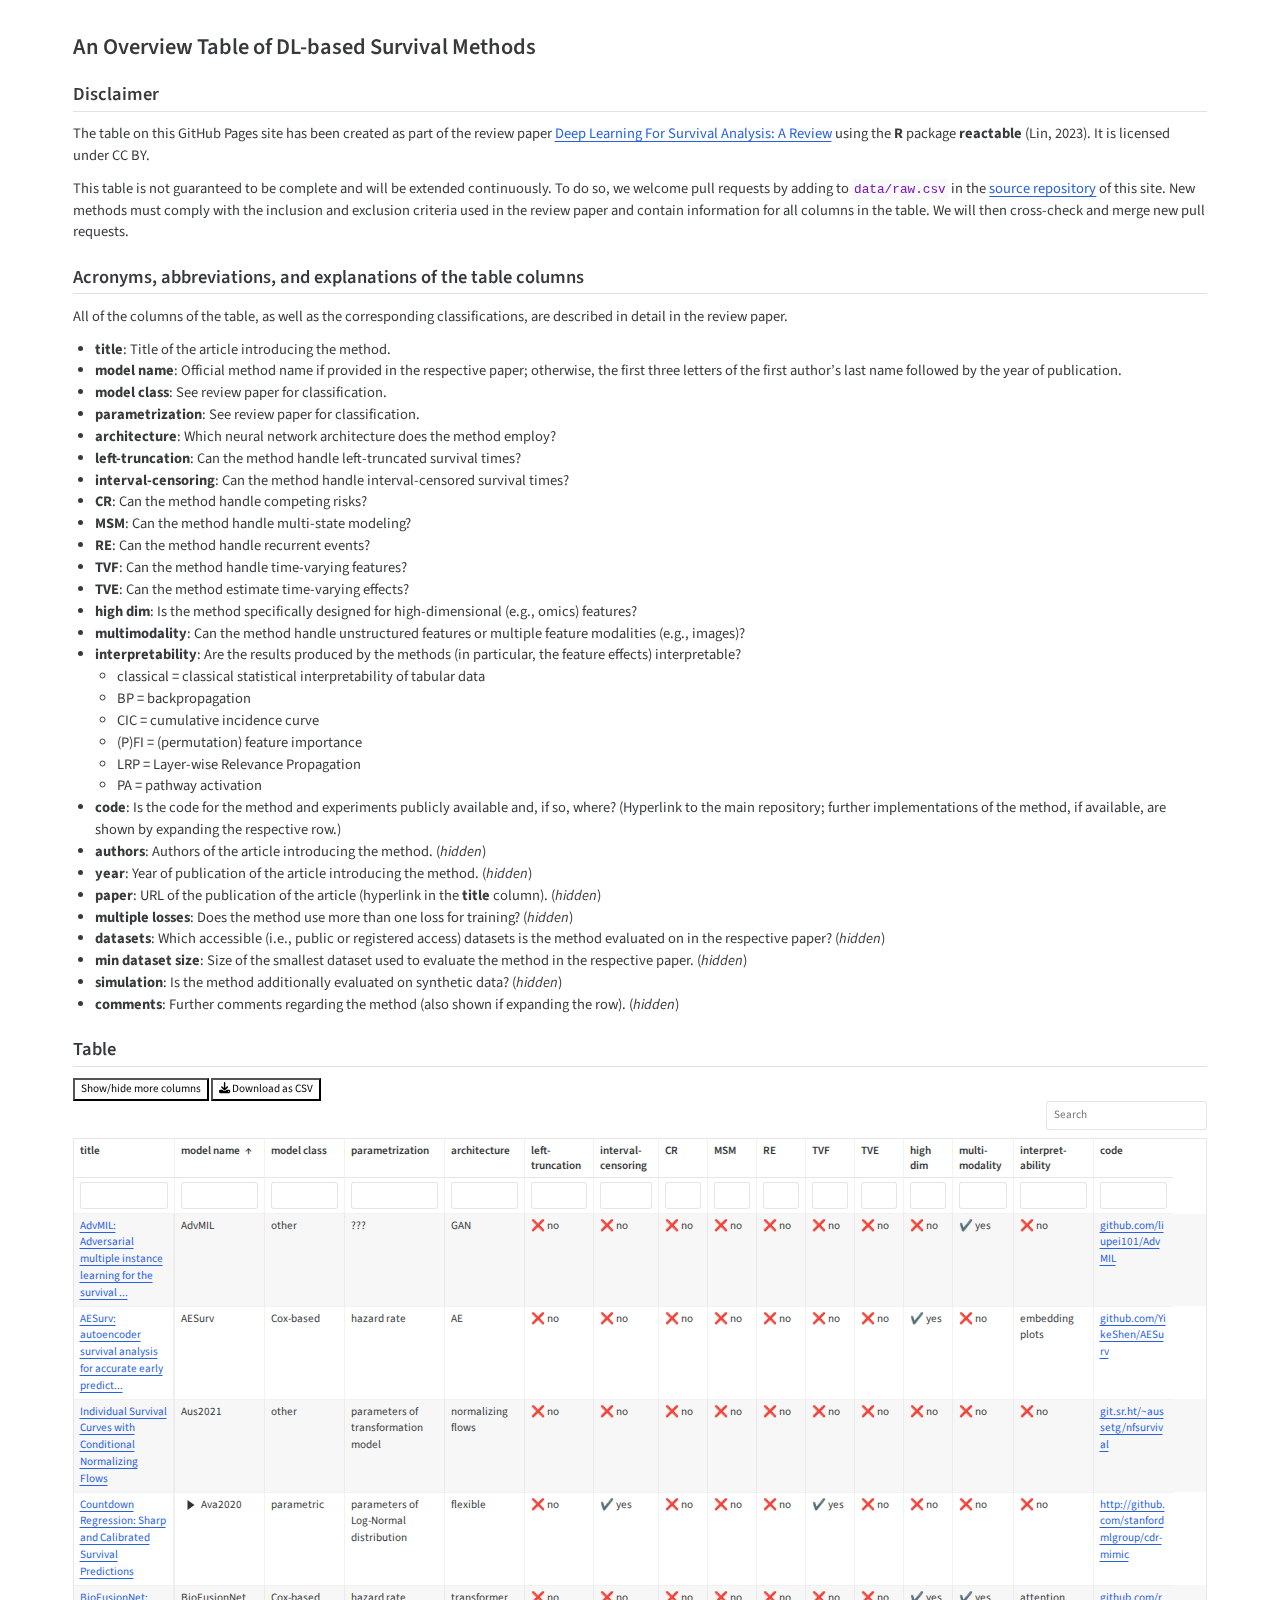
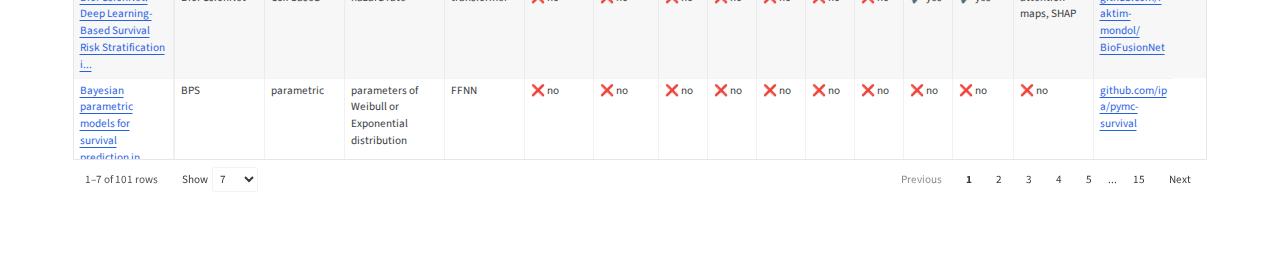
<file: index.html>
<!DOCTYPE html>
<html xmlns="http://www.w3.org/1999/xhtml" lang="en" xml:lang="en"><head>

<meta charset="utf-8">
<meta name="generator" content="quarto-1.6.42">

<meta name="viewport" content="width=device-width, initial-scale=1.0, user-scalable=yes">


<title>index</title>
<style>
code{white-space: pre-wrap;}
span.smallcaps{font-variant: small-caps;}
div.columns{display: flex; gap: min(4vw, 1.5em);}
div.column{flex: auto; overflow-x: auto;}
div.hanging-indent{margin-left: 1.5em; text-indent: -1.5em;}
ul.task-list{list-style: none;}
ul.task-list li input[type="checkbox"] {
  width: 0.8em;
  margin: 0 0.8em 0.2em -1em; /* quarto-specific, see https://github.com/quarto-dev/quarto-cli/issues/4556 */ 
  vertical-align: middle;
}
</style>


<script src="index_files/libs/clipboard/clipboard.min.js"></script>
<script src="index_files/libs/quarto-html/quarto.js"></script>
<script src="index_files/libs/quarto-html/popper.min.js"></script>
<script src="index_files/libs/quarto-html/tippy.umd.min.js"></script>
<script src="index_files/libs/quarto-html/anchor.min.js"></script>
<link href="index_files/libs/quarto-html/tippy.css" rel="stylesheet">
<link href="index_files/libs/quarto-html/quarto-syntax-highlighting-2f5df379a58b258e96c21c0638c20c03.css" rel="stylesheet" id="quarto-text-highlighting-styles">
<script src="index_files/libs/bootstrap/bootstrap.min.js"></script>
<link href="index_files/libs/bootstrap/bootstrap-icons.css" rel="stylesheet">
<link href="index_files/libs/bootstrap/bootstrap-b426704f94257223a2e8ea7d6bff3bf5.min.css" rel="stylesheet" append-hash="true" id="quarto-bootstrap" data-mode="light">
<script src="index_files/libs/core-js-2.5.3/shim.min.js"></script>
<script src="index_files/libs/react-18.2.0/react.min.js"></script>
<script src="index_files/libs/react-18.2.0/react-dom.min.js"></script>
<script src="index_files/libs/reactwidget-2.0.0/react-tools.js"></script>
<script src="index_files/libs/htmlwidgets-1.6.4/htmlwidgets.js"></script>
<link href="index_files/libs/reactable-0.4.4/reactable.css" rel="stylesheet">
<script src="index_files/libs/reactable-binding-0.4.4/reactable.js"></script>


<link rel="stylesheet" href="styles.css">
</head>

<body>

<div id="quarto-content" class="page-columns page-rows-contents page-layout-full">

<main class="content column-page" id="quarto-document-content">




<section id="an-overview-table-of-dl-based-survival-methods" class="level1">
<h1>An Overview Table of DL-based Survival Methods</h1>
<section id="disclaimer" class="level2">
<h2 class="anchored" data-anchor-id="disclaimer">Disclaimer</h2>
<div class="disclaimer-text">
<p>The table on this GitHub Pages site has been created as part of the review paper <a href="https://link.springer.com/article/10.1007/s10462-023-10681-3">Deep Learning For Survival Analysis: A Review</a> using the <strong>R</strong> package <strong>reactable</strong> (Lin, 2023). It is licensed under CC BY.</p>
<p>This table is not guaranteed to be complete and will be extended continuously. To do so, we welcome pull requests by adding to <code>data/raw.csv</code> in the <a href="https://github.com/survival-org/DL4Survival">source repository</a> of this site. New methods must comply with the inclusion and exclusion criteria used in the review paper and contain information for all columns in the table. We will then cross-check and merge new pull requests.</p>
</div>
</section>
<section id="acronyms-abbreviations-and-explanations-of-the-table-columns" class="level2">
<h2 class="anchored" data-anchor-id="acronyms-abbreviations-and-explanations-of-the-table-columns">Acronyms, abbreviations, and explanations of the table columns</h2>
<div class="disclaimer-text">
<p>All of the columns of the table, as well as the corresponding classifications, are described in detail in the review paper.</p>
<ul>
<li><strong>title</strong>: Title of the article introducing the method.</li>
<li><strong>model name</strong>: Official method name if provided in the respective paper; otherwise, the first three letters of the first author’s last name followed by the year of publication.</li>
<li><strong>model class</strong>: See review paper for classification.</li>
<li><strong>parametrization</strong>: See review paper for classification.</li>
<li><strong>architecture</strong>: Which neural network architecture does the method employ?</li>
<li><strong>left-truncation</strong>: Can the method handle left-truncated survival times?</li>
<li><strong>interval-censoring</strong>: Can the method handle interval-censored survival times?</li>
<li><strong>CR</strong>: Can the method handle competing risks?</li>
<li><strong>MSM</strong>: Can the method handle multi-state modeling?</li>
<li><strong>RE</strong>: Can the method handle recurrent events?</li>
<li><strong>TVF</strong>: Can the method handle time-varying features?</li>
<li><strong>TVE</strong>: Can the method estimate time-varying effects?</li>
<li><strong>high dim</strong>: Is the method specifically designed for high-dimensional (e.g., omics) features?</li>
<li><strong>multimodality</strong>: Can the method handle unstructured features or multiple feature modalities (e.g., images)?</li>
<li><strong>interpretability</strong>: Are the results produced by the methods (in particular, the feature effects) interpretable?
<ul>
<li>classical = classical statistical interpretability of tabular data</li>
<li>BP = backpropagation</li>
<li>CIC = cumulative incidence curve</li>
<li>(P)FI = (permutation) feature importance</li>
<li>LRP = Layer-wise Relevance Propagation</li>
<li>PA = pathway activation</li>
</ul></li>
<li><strong>code</strong>: Is the code for the method and experiments publicly available and, if so, where? (Hyperlink to the main repository; further implementations of the method, if available, are shown by expanding the respective row.)</li>
<li><strong>authors</strong>: Authors of the article introducing the method. (<em>hidden</em>)</li>
<li><strong>year</strong>: Year of publication of the article introducing the method. (<em>hidden</em>)</li>
<li><strong>paper</strong>: URL of the publication of the article (hyperlink in the <strong>title</strong> column). (<em>hidden</em>)</li>
<li><strong>multiple losses</strong>: Does the method use more than one loss for training? (<em>hidden</em>)</li>
<li><strong>datasets</strong>: Which accessible (i.e., public or registered access) datasets is the method evaluated on in the respective paper? (<em>hidden</em>)</li>
<li><strong>min dataset size</strong>: Size of the smallest dataset used to evaluate the method in the respective paper. (<em>hidden</em>)</li>
<li><strong>simulation</strong>: Is the method additionally evaluated on synthetic data? (<em>hidden</em>)</li>
<li><strong>comments</strong>: Further comments regarding the method (also shown if expanding the row). (<em>hidden</em>)</li>
</ul>
</div>
</section>
<section id="table" class="level2">
<h2 class="anchored" data-anchor-id="table">Table</h2>
<div class="cell">
<div class="cell-output-display">
<button onclick="Reactable.setHiddenColumns('table', prevColumns => { return prevColumns.length === 0 ? ['authors', 'year', 'paper', 'multiple losses', 'datasets', 'min dataset size', 'simulation', 'comments'] : [] })">Show/hide more columns</button>
<button onclick="Reactable.downloadDataCSV('table', 'table.csv', {sep: ';'})">
<svg aria-hidden="true" role="img" viewbox="0 0 512 512" style="height:1em;width:1em;vertical-align:-0.125em;margin-left:auto;margin-right:auto;font-size:inherit;fill:currentColor;overflow:visible;position:relative;"><path d="M288 32c0-17.7-14.3-32-32-32s-32 14.3-32 32V274.7l-73.4-73.4c-12.5-12.5-32.8-12.5-45.3 0s-12.5 32.8 0 45.3l128 128c12.5 12.5 32.8 12.5 45.3 0l128-128c12.5-12.5 12.5-32.8 0-45.3s-32.8-12.5-45.3 0L288 274.7V32zM64 352c-35.3 0-64 28.7-64 64v32c0 35.3 28.7 64 64 64H448c35.3 0 64-28.7 64-64V416c0-35.3-28.7-64-64-64H346.5l-45.3 45.3c-25 25-65.5 25-90.5 0L165.5 352H64zm368 56a24 24 0 1 1 0 48 24 24 0 1 1 0-48z"></path></svg>
Download as CSV
</button>
<div id="table" class="reactable html-widget" style="width:auto;height:700px;"></div>
<script type="application/json" data-for="table">{"x":{"tag":{"name":"Reactable","attribs":{"data":{"title":["Deep learning based feature-level integration of multi-omics data for breast cancer patients survival analysis","CapSurv: Capsule Network for Survival Analysis With Whole Slide Pathological Images","A convolutional neural network model for survival prediction based on prognosis-related cascaded Wx feature selection","CNN-based survival model for pancreatic ductal adenocarcinoma in medical imaging","Deep convolutional neural network for survival analysis with pathological images","PAGE-Net: Interpretable and Integrative Deep Learning for Survival Analysis Using Histopathological Images and Genomic Data","SurvCNN: A Discrete Time-to-Event Cancer Survival Estimation Framework Using Image Representations of Omics Data","Mixture cure rate models with neural network estimated nonparametric components","Image-Based Survival Prediction for Lung Cancer Patients Using CNNS","Deep Integrative Analysis for Survival Prediction","DAFT: A universal module to interweave tabular data and 3D images in CNNs","Extreme learning machine Cox model for high-dimensionalsurvival analysis","Survival Analysis with High-Dimensional Omics Data Using a Threshold Gradient Descent Regularization-Based Neural Network Approach","Cox-nnet: An artificial neural network method for prognosis prediction of high-throughput omics data","Cox-PASNet: Pathway-based Sparse Deep Neural Network for Survival Analysis","Time-to-Event Prediction with Neural Networks and Cox Regression","DeepOmix: A scalable and interpretable multi-omics deep learning framework and application in cancer survival analysis","DeepSurv: personalized treatment recommender system using a Cox proportional hazards deep neural network","Estimation of Conditional Mixture Weibull Distribution with Right Censored Data Using Neural Network for Time-to-Event Analysis","Genome-wide association study-based deep learning for survival prediction","DNNSurv: Deep Neural Networks for Survival Analysis Using Pseudo Values","Group Lasso Regularized Deep Learning for Cancer Prognosis from Multi-Omics and Clinical Features","IDNetwork: A deep Illness-Death Network based on multi-state event history process for versatile disease prognostication","A Multi-constraint Deep Semi-supervised Learning Method for Ovarian Cancer Prognosis Prediction","Deep Neural Networks for Survival Analysis Based on a Multi-Task Framework","Deep survival algorithm based on nuclear norm","Continuous and Discrete-Time Survival Prediction with Neural Networks","A meta-learning approach for genomic survival analysis","Survival prediction model for right-censored data based on improved composite quantile regression neural network","Deep Semisupervised Multitask Learning Model and Its Interpretability for Survival Analysis","DeepBTS: Prediction of Recurrence-free Survival of Non-small Cell Lung Cancer Using a Time-binned Deep Neural Network","A deep survival analysis method based on ranking","DeepHit: A Deep Learning Approach to Survival Analysis with Competing Risks","Deep Survival Machines: Fully Parametric Survival Regression and Representation Learning for Censored Data with Competing Risks","SurvNet: A Novel Deep Neural Network for Lung Cancer Survival Analysis With Missing Values","SALMON: Survival Analysis Learning With Multi-Omics Neural Networks on Breast Cancer","DPWTE: A Deep Learning Approach to Survival Analysis Using a Parsimonious Mixture of Weibull Distributions","Survival Analysis For Computing Systems Using A Deep Ensemble Network","Countdown Regression: Sharp and Calibrated Survival Predictions","DeepPAMM: Deep Piecewise Exponential Additive Mixed Models for Complex Hazard Structures in Survival Analysis","MultiSurv: Long-term cancer survival prediction using multimodal deep learning","A scalable discrete-time survival model for neural networks","Adversarial Time-to-Event Modeling","DeepCompete : A deep learning approach to competing risks in continuous time domain","A General Framework for Survival Analysis and Multi-State Modelling","Individual Survival Curves with Conditional Normalizing Flows","A Wide and Deep Neural Network for Survival Analysis from Anatomical Shape and Tabular Clinical Data","CRESA: A Deep Learning Approach to Competing Risks, Recurrent Event Survival Analysis","Deep Learning-Based Discrete Calibrated Survival Prediction","DeepComp: Which Competing Event Will Hit the Patient First?","Deep Recurrent Survival Analysis","Estimating Calibrated Individualized Survival Curves with Deep Learning","RNN-SURV: A Deep Recurrent Model for Survival Analysis","Discrete-time survival analysis in the critically ill: a deep learning approach using heterogeneous data","A Deep Active Survival Analysis approach for precision treatment recommendations: Application of prostate cancer","Survival Prediction Based on Histopathology Imaging and Clinical Data: A Novel, Whole Slide CNN Approach","Transformer-Based Deep Survival Analysis","SurvTRACE: Transformers for Survival Analysis with Competing Events","Deep learning for the dynamic prediction of multivariate longitudinal and survival data","Deep Cox Mixtures for Survival Regression","Improved survival analysis by learning shared genomic information from pan-cancer data","SAVAE: Leveraging the variational Bayes autoencoder for survival analysis","A Hierarchical Approach to Multi-Event Survival Analysis","Single-Cell Spatial Analysis of Histopathology Images for Survival Prediction via Graph Attention Network","AdvMIL: Adversarial multiple instance learning for the survival analysis on whole-slide images","PiDeeL: metabolic pathway-informed deep learning model for survival analysis and pathological classification of gliomas","CenTime: Event-conditional modelling of censoring in survival analysis","Bayesian parametric models for survival prediction in medical applications","A Study on Survival Analysis Methods Using Neural Network to Prevent Cancers","Survival Prediction After Transarterial Chemoembolization for Hepatocellular Carcinoma: a Deep Multitask Survival Analysis Approach","DeepPseudo: Pseudo Value Based Deep Learning Models for Competing Risk Analysis","Pseudo value-based Deep Neural Networks for Multi-state Survival Analysis","Neural Fine-Gray: Monotonic neural networks for competing risks","CR-SAVAE: A Parametric Method for Survival Analysis with Competing Risks","Deep learning-assisted survival prognosis in renal cancer: A CT scan-based personalized approach","TripleSurv: Triplet Time-Adaptive Coordinate Learning Approach for Survival Analysis","NecroGlobalGCN: Integrating micronecrosis information in HCC prognosis prediction via graph convolutional neural networks","GD-Net: An Integrated Multimodal Information Model Based on Deep Learning for Cancer Outcome Prediction and Informative Feature Selection","DySurv: dynamic deep learning model for survival analysis with conditional variational inference","Penalized deep partially linear cox models with application to CT scans of lung cancer patients","Transformer-based time-to-event prediction for chronic kidney disease deterioration","Deep Neural Network-Based Accelerated Failure Time Models Using Rank Loss","Weighted Expectile Regression Neural Networks for Right Censored Data","AESurv: autoencoder survival analysis for accurate early prediction of coronary heart disease","BioFusionNet: Deep Learning-Based Survival Risk Stratification in ER+ Breast Cancer Through Multifeature and Multimodal Data Fusion","A Kernel Attention-based Transformer Model for Survival Prediction of Heart Disease Patients","An uncertainty‑based interpretable deep learning framework for predicting breast cancer outcome","A comparison between centralized and asynchronous federated learning approaches for survival outcome prediction using clinical and PET data from non-small cell lung cancer patients","ResDeepSurv: A Survival Model for Deep Neural Networks Based on Residual Blocks and Self-attention Mechanism","A novel non-negative Bayesian stacking modeling method for Cancer survival prediction using high-dimensional omics data","A transformer model for cause-specific hazard prediction","Weakly-supervised preclinical tumor localization associated with survival prediction from lung cancer screening Chest X-ray images","EnoUTSurv: Encoder-Based Universal Transformer for Survival Analysis-A Case Study on Right Censored Heart Failure Data","The Deep Promotion Time Cure Model","A Kernel Attention-based Transformer Model for Survival Prediction of Heart Disease Patients","Neural interval-censored survival regression with feature selection","ctGAN: combined transformation of gene expression and survival data with generative adversarial network","A deep learning approach for overall survival prediction in lung cancer with missing values","Personalized chemotherapy selection for patients with triple-negative breast cancer using deep learning","Deep learning survival model predicts outcome after intracerebral hemorrhage from initial CT scan","deepAFT: A nonlinear accelerated failure time model with artificial neural network"],"model name":["ConcatAE/CrossAE","CapSurv","CNN-Cox","CNN-Survival","DeepConvSurv","PAGE-Net","SurvCNN","Xie2021","Haa2019","Hua2018","DAFT","ELMCoxBAR","CNT","Cox-nnet","Cox-PASNet","Cox-Time","DeepOmix","DeepSurv","DeepWeiSurv","DNNSurv_Sun2020","DNNSurv_Zha2019","GDP","IDNetwork","MCAP","N-MTLR","NN-DeepSurv","PC-Hazard","Qiu2020","rcICQRNN","SSMTL","su-DeepBTS","RankDeepSurv","DeepHit","DSM","SurvNet","SALMON","DPWTE","San2020","Ava2020","DeepPAMM","MultiSurv","Nnet-survival","DATE","DeepCompete","survNode","Aus2021","WideAndDeep","CRESA","DCS","DeepComp","DRSA","Kam2021","RNN-SURV","Tho2022","DASA","SSCNN","Hu2021","SurvTRACE","TransformerJM","DCM","VAECox","SAVAE","Tja2021","CCL-GAT","AdvMIL","PiDeeL","CenTime","BPS","nDeep","DMSM","DeepPseudo","msPseudo","Neural Fine-Gray","CR-SAVAE","Mah2024","TripleSurv","NecroGlobalGCN","GD-Net","DySurv","Penalized DPLC","STRAFE","DeepR-AFT","WERNN","AESurv","BioFusionNet","CosAttnSurv(+DyACT)","UISNet","DeepFedSurv","ResDeepSurv","She2024","Oli2024","Her2024","EnoUTSurv","Deept-PTCM","CosAttnSurv(+DyACT)","Mei2024","ctGAN","Car2024","SNB","fICHnet ","deepAFT"],"model class":["Cox-based","Cox-based","Cox-based","discrete-time","Cox-based","Cox-based","discrete-time","Cox-based","Cox-based","other","Cox-based","Cox-based","Cox-based","Cox-based","Cox-based","Cox-based","Cox-based","Cox-based","parametric","Cox-based","discrete-time","Cox-based","PEM-based","Cox-based","discrete-time","Cox-based","PEM-based","Cox-based","other","discrete-time","discrete-time","other","discrete-time","parametric","Cox-based","Cox-based","parametric","Cox-based","parametric","PEM-based","discrete-time","discrete-time","other","other","other","other","Cox-based","discrete-time","discrete-time","discrete-time","discrete-time","discrete-time","discrete-time","discrete-time","other","other","discrete-time","discrete-time","discrete-time","Cox-based","Cox-based","parametric","discrete-time","Cox-based","other","Cox-based","discrete-time","parametric","Cox-based","discrete-time","other","other","other","parametric","discrete-time","other","discrete-time","Cox-based","discrete-time","Cox-based","discrete-time","parametric","other","Cox-based","Cox-based","discrete-time","Cox-based","other","Cox-based","other","discrete-time","discrete-time","discrete-time","discrete-time","discrete-time","parametric","other","discrete-time","Cox-based","discrete-time","other"],"parametrization":["hazard rate","hazard rate","hazard rate","discrete hazard","hazard rate","hazard rate","discrete hazard","hazard rate","hazard rate","???","hazard rate","hazard rate","hazard rate","hazard rate","hazard rate","hazard rate","hazard rate","hazard rate","parameters of (mixture of) Weibull distribution(s)","hazard rate","","hazard rate","","hazard rate","discrete hazard","hazard rate","hazard rate","hazard rate","parameters of quantile regression","custom loss","discrete hazard","custom loss","PMF","parameters of (mixture of) Weibull or Log-Normal distribution","hazard rate","hazard rate","parameters of (mixture of) Weibull distribution(s)","hazard rate","parameters of Log-Normal distribution","hazard rate","discrete hazard","discrete hazard","???","hazard rate","hazard rate","parameters of transformation model","hazard rate","discrete hazard","survival probability","discrete hazard","discrete hazard","survival probability","survival probability","discrete hazard","n.a.","???","discrete hazard","discrete hazard","PMF","hazard rate","hazard rate","parameters of differentiable time distribution","PMF","hazard rate","???","hazard rate","parameters of discrete Gaussian distribution","parameters of Weibull or Exponential distribution","hazard rate","???","???","???","Cumulative Incidence Function","parameters of differentiable time distribution","discrete hazard","???","discrete hazard","hazard rate","discrete hazard","hazard rate","discrete hazard ","parameters of semiparametric AFT model","???","hazard rate","hazard rate","discrete hazard","hazard rate","???","hazard rate","???","discrete hazard","discrete hazard","PMF","discrete hazard","discrete hazard","parameters of AFT model","???","PMF","hazard rate","discrete hazard","parameters of AFT model"],"architecture":["AE","CapsNet","CNN","CNN","CNN","CNN","CNN","CNN","CNN","CNN + correlational layer","CNN + DAFT","ELM","FFNN","FFNN","FFNN","FFNN","FFNN","FFNN","FFNN","FFNN","FFNN","FFNN","FFNN","FFNN","FFNN","FFNN","FFNN","FFNN","FFNN","FFNN","FFNN","FFNN","FFNN / RNN","FFNN / RNN","FFNN + context gating","FFNN + eigengene modules","FFNN + SWM layers","FFNN ensemble","flexible","flexible","flexible","flexible","GAN","nODE","nODE","normalizing flows","PointNet","RNN","RNN","RNN","RNN","RNN","RNN","RNN","SAE","Siamese CNN","transformer","transformer","transformer","VAE","VAE + transfer learning","VAE","FFNN (hierarchical)","Graph Attention Network","GAN","FFNN","CNN","FFNN","RNN","FFNN","FFNN","FFNN","Monotonic NN","VAE","CNN","FFNN","GCN","GCN","conditional VAE","FFNN","transformer","flexible","FFNN","AE","transformer","transformer","FFNN","FFNN","FFNN + residual blocks + attention","FFNN","transformer","CNN","transformer","DNN","transformer","FFNN","GAN","transformer","FFNN","CNN","FFNN"],"left-truncation":["no","no","no","no","no","no","no","no","no","no","no","no","no","no","no","no","no","no","no","no","no","no","no","no","no","no","no","no","no","no","no","no","no","no","no","no","no","no","no","yes","no","no","no","no","yes","no","no","no","no","no","no","no","no","no","no","no","no","no","no","no","no","no","no","no","no","no","no","no","no","no","no","no","no","no","no","no","no","no","no","no","no","no","no","no","no","no","no","no","no","no","no","no","no","no","no","no","no","no","no","no","no"],"interval-censoring":["no","no","no","no","no","no","no","no","no","no","no","no","no","no","no","no","no","no","no","no","no","no","no","no","no","no","no","no","no","no","no","no","no","no","no","no","no","no","yes","no","no","no","no","no","yes","no","no","no","no","no","no","no","no","no","no","no","no","no","no","no","no","no","no","no","no","no","yes","no","no","no","no","no","no","no","no","no","no","no","no","no","no","no","no","no","no","no","no","no","no","no","no","no","no","no","no","yes","no","no","no","no","no"],"CR":["no","no","no","no","no","no","no","no","no","no","no","no","no","no","no","no","no","no","no","no","no","no","yes","no","no","no","no","no","no","yes","no","no","yes","yes","no","no","no","no","no","yes","no","no","no","yes","yes","no","no","yes","no","yes","no","no","no","no","no","no","no","no","no","no","no","no","yes","no","no","no","no","no","no","no","yes","yes","yes","yes","no","no","no","no","no","no","no","no","no","no","no","no","no","no","no","no","yes","no","no","no ","no","no","no","no","no","no","no"],"MSM":["no","no","no","no","no","no","no","no","no","no","no","no","no","no","no","no","no","no","no","no","no","no","yes","no","no","no","no","no","no","no","no","no","no","no","no","no","no","no","no","yes","no","no","no","no","yes","no","no","no","no","no","no","no","no","no","no","no","no","no","no","no","no","no","yes","no","no","no","no","no","no","no","no","yes","no","no","no","no","no","no","no","no","no","no","no","no","no","no","no","no","no","no","no","no","no","no","no","no","no","no","no","no","no"],"RE":["no","no","no","no","no","no","no","no","no","no","no","no","no","no","no","no","no","no","no","no","no","no","no","no","no","no","no","no","no","no","no","no","no","no","no","no","no","no","no","yes","no","no","no","no","no","no","no","yes","no","no","no","no","no","no","no","no","no","no","no","no","no","no","no","no","no","no","no","no","no","no","no","no","no","no","no","no","no","no","no","no","no","no","no","no","no","no","no","no","no","no","no","no","no","no","no","no","no","no","no","no","no"],"TVF":["no","no","no","no","no","no","no","no","no","no","no","no","no","no","no","no","no","no","no","no","no","no","no","no","no","no","no","no","no","no","no","no","yes","yes","no","no","no","no","yes","yes","no","no","no","no","yes","no","no","yes","no","no","no","no","no","no","no","no","no","no","yes","no","no","no","no","no","no","no","no","no","no","no","no","no","no","no","yes","no","no","no","yes","no","no","no","no","no","no","no","no","no","no","no","no","yes","no","no","no","no","no","no","no","no","no"],"TVE":["no","no","no","no","no","no","no","no","no","no","no","no","no","no","no","yes","no","no","no","no","no","no","no","no","no","no","no","no","no","yes","no","no","no","yes","no","no","no","no","no","yes","yes","yes","no","no","no","no","no","no","no","no","no","no","yes","no","no","no","no","no","no","no","no","no","no","no","no","no","no","no","no","no","yes","no","yes","no","yes","no","no","no","no","no","no","no","no","no","no","no","no","no","no","no","yes","no","no","no","no","no","no","no","no","no","no"],"high dim":["yes","no","yes","yes","no","yes","yes","no","yes","no","no","no","yes","yes","yes","no","yes","no","no","yes","no","yes","no","yes","no","no","no","yes","yes","no","no","no","no","no","no","yes","no","no","no","no","yes","no","no","no","no","no","no","no","no","no","no","no","no","no","no","no","no","no","no","no","yes","no","no","no","no","yes","no","no","no","no","no","no","no","no","no","no","yes","yes","no","no","no","no","no","yes","yes","no","yes","no","no","yes","no","no","no","no","no","yes","yes","no","no","yes","yes"],"multi-modality":["yes","yes","no","yes","yes","yes","no","yes","yes","yes","yes","no","no","no","no","no","no","no","no","no","no","no","no","no","no","no","no","no","no","no","no","no","no","no","no","no","no","no","no","yes","yes","yes","no","no","yes","no","yes","no","no","no","no","no","no","yes","no","yes","no","no","no","no","no","no","no","yes","yes","no","yes","no","no","no","no","no","yes","no","yes","no","yes","yes","yes","yes","no","no","no","no","yes","no","no","yes","no","no","no","yes","no","no","no","no","no","no","no","yes","no"],"interpret-ability":["no","no","no","no","no","biological interpretation of architecture","no","classical","no","no","no","no","no","biological interpretation of architecture","biological interpretation of architecture","no","biological interpretation of architecture","no","no","LIME","no","no","no","no","no","no","no","risk BP based on SurvivalNet","no","FI; feature effect plots on CIC","no","no","no","no","no","FI","no","no","no","classical","no","no","no","no","variational survNode","no","classical","no","no","no","no","no","no","SHAP","no","no","no","attention maps","no","no","no","BP","no","integrated gradients","no","SHAP, PA","no","no","PFI","FI","LRP","no","no","BP","no","no","attention maps","FI (computed via XGBoost module)","no","classical","yes","no","no","embedding plots","attention maps, SHAP","no","FI","no","no","no","no","saliency maps","no","yes","no","stability selection","no","no","SurvSHAP(t)","saliency maps","no"],"code":["https://github.com/tongli1210/BreastCancerSurvivalIntegration","no","https://github.com/wangwangCCChen/CNN-Cox","no","no","https://github.com/DataX-JieHao/PAGE-Net","https://github.com/TeamSundar/SurvCNN","no","no","no","https://github.com/ai-med/DAFT","https://github.com/whcsu/ELMCoxBAR","https://github.com/shuanggema/CNTsurv","https://github.com/lanagarmire/cox-nnet","https://github.com/DataX-JieHao/Cox-PASNet","https://github.com/havakv/pycox, https://github.com/RaphaelS1/survivalmodels","https://github.com/CancerProfiling/DeepOmix","https://github.com/jaredleekatzman/DeepSurv, https://github.com/havakv/pycox, https://github.com/RaphaelS1/survivalmodels, https://autonlab.org/auton-survival, https://square.github.io/pysurvival","no","https://github.com/yingding99/DNNSurv","https://github.com/lilizhaoUM/DNNSurv, https://github.com/RaphaelS1/survivalmodels","https://github.com/WGLab/GDP","no","no","https://square.github.io/pysurvival","no","https://github.com/havakv/pycox, https://github.com/RaphaelS1/survivalmodels","https://github.com/gevaertlab/metalearning_survival","no","https://github.com/LeyiChi/SSMTL","no","https://github.com/sysucc-ailab/RankDeepSurv","https://github.com/chl8856/DeepHit, https://github.com/havakv/pycox, https://github.com/RaphaelS1/survivalmodels\n","https://autonlab.org/auton-survival","no","https://github.com/huangzhii/SALMON","no","no","http://github.com/stanfordmlgroup/cdr-mimic","https://github.com/pkopper/deeppamm","https://github.com/luisvalesilva/multisurv","https://github.com/MGensheimer/nnet-survival, https://github.com/havakv/pycox, https://github.com/RaphaelS1/survivalmodels","https://github.com/paidamoyo/adversarial_time_to_event","no","https://github.com/stefangroha/SurvNODE","https://git.sr.ht/~aussetg/nfsurvival","no","no","https://github.com/imsb-uke/dcsurv","no","https://github.com/rk2900/drsa","https://github.com/MLD3/Calibrated-Survival-Analysis","no","https://github.com/daplaci/ICUsurvive","no","no","no","https://github.com/RyanWangZf/SurvTRACE","no","https://github.com/chiragnagpal/deep_cox_mixtures, https://autonlab.org/auton-survival","https://github.com/SunkyuKim/VAECox","https://github.com/Patricia-A-Apellaniz/savae","https://gitlab.eecs.umich.edu/mld3/hierarchicalsurvival-analysis","no","https://github.com/liupei101/AdvMIL","https://github.com/ciceklab/PiDeeL","https://github.com/ahmedhshahin/CenTime","https://github.com/ipa/pymc-survival","https://github.com/ngocdung03/nDeep","https://github.com/AIcqu/DMSM1","https://github.com/umbc-sanjaylab/DeepPseudo AAAI2021","no","https://github.com/Jeanselme/NeuralFineGray","https://github.com/Patricia-A-Apellaniz/cr-savae","https://github.com/Balasingham-AI-Group/Survival_Analysis_Kidney_Cancer","no","no","https://github.com/JackiLin/GD-Net","https://github.com/munibmesinovic/DySurv","no","https://github.com/dviraran/STRAFE","no","no","https://github.com/YikeShen/AESurv","https://github.com/raktim-mondol/ BioFusionNet","no","https://github.com/chh171/UISNet","no","https://github.com/HaoWuLab-Bioinformatics/ResDeepSurv","https://github.com/JasonLnzi/A-Bayesian-Stacking-Modeling-Method-for-Survival-Prediction-Using-High-dimensional-Data/tree/main","https://github.com/USM-CHU-FGuyon/cause_specific_hazard_transformer/tree/master","no","no","no","no","no","https://github.com/jyoonkim/ctgan","https://github.com/cosbidev/OSTransformer","no","https://github.com/Yutong441/fICHnet","https://doi.org/10.32614/CRAN.package.dnn"],"authors":["L. Tong et al.","B. Tang et al.","Q. Yin et al.","Y. Zhang et al.","X. Zhu et al.","Hao et al.","Y. Kalakoti et al.","Y. Xie and Z. Yu","C. Haarburger et al.","C. Huang et al.","T. Wolf et al.","H. Wang et al.","Y. Fanet al.","T. Ching et al.","J. Hao et al.","H. Kvamme et al.","L. Zhao et al.","J. Katzman et al.","A. Bennis et al.","T. Sun","L. Zhao et al.","G. Xie et al.","A. Cottin et al.","H. Chai et al.","S. Fotso","J. Tong and X. Zhao","H. Kvamme and Ø. Borgan","Y. Qiu et al.","X. Qin et al.","S. Chi et al.","B. Lee et al.","B. Jing et al.","C. Lee et al.","C. Nagpal et al.","J. Wang et al.","Z. Huang et al.","A. Bennis et al.","B. Sansaengtham et al.","Avati et al.","P. Kopper et al.","L. Vale-Silva and K. Rohr","M. Gensheimer and B. Narasimhan","P. Chapfuwa et al.","Aastha et al.","S. Groha et al.","G. Ausset et al.","S. Pölsterl et al.","G. Gupta et al.","P. Fuhlert et al.","Y. Li et al.","K. Ren et al.","F. Kamran and J. Wiens","E. Giunchiglia et al.","H. Thorsen-Meyer et al.","M. Nezhad et al.","S. Agarwal et al.","S. Hu et al.","Z. Wang","J. Lin and S. Luo","C. Nagpal et al.","S. Kim et al.","P. Apellániz et al.","D. Tjandra et al.","Z. Li et al.","P. Liu et al.","G. Kaynar et al.","A. Shahin et al.","I. Paolucci et al.","C. Bae et al.","G. Huang et al.","M. Rahman et al.","M. Rahman and S. Purushotham","V. Jeanselme et al.","P. Apellániz et al.","M. Mahootiha et al.","L. Zhang et al.","B. Deng et al.","J. Lin et al.","M. Mesinovic et al.","Sun et al. ","M. Zisser and D. Aran","G. Kim et al.","F. Zhang et al.","Y. Shen et al.","R. Mondol et al.","P. Kaushal et al.","H. Chai et al.","V. Vo et al.","Y. Wang et al.","J. Shen et al.","M. Oliver et al.","R. Hermoza et al.","P. Kaushal and S. Singh","V. Medina-Olivares et al.","P. Kaushal et al.","C. Meixide et al.","J. Kim and J. Seok","C. Caruso et al.","X. Yang et al.","Y. Chen et al.","P. Norman et al."],"year":[2020,2019,2022,2020,2016,2020,2021,2021,2019,2018,2022,2019,2022,2018,2018,2019,2021,2018,2017,2020,2019,2019,2022,2022,2018,2022,2021,2020,2022,2021,2020,2019,2018,2021,2021,2019,2021,2020,2020,2022,2021,2019,2018,2021,2021,2021,2020,2019,2022,2020,2019,2021,2018,2022,2019,2021,2021,2021,2022,2021,2020,2023,2021,2023,2024,2023,2024,2023,2023,2023,2021,2022,2023,2024,2024,2024,2024,2024,2024,2024,2024,2024,2024,2024,2024,2024,2024,2024,2024,2024,2024,2024,2024,2024,2024,2024,2024,2024,2024,2024,2024],"paper":["https://bmcmedinformdecismak.biomedcentral.com/articles/10.1186/s12911-020-01225-8","https://ieeexplore.ieee.org/document/8651474","https://www.nature.com/articles/s41374-022-00801-y","https://bmcmedimaging.biomedcentral.com/articles/10.1186/s12880-020-0418-1","https://ieeexplore.ieee.org/document/7822579","https://doi.org/10.1142/9789811215636_0032","https://www.mdpi.com/2072-6694/13/13/3106","https://link.springer.com/article/10.1007/s00180-021-01086-3","https://ieeexplore.ieee.org/document/8759499","https://doi.org/10.1142/9789813235533_0032","https://www.sciencedirect.com/science/article/pii/S1053811922006218","https://doi.org/10.1002/sim.8090","https://www.mdpi.com/2073-4425/13/9/1674","https://journals.plos.org/ploscompbiol/article?id=10.1371/journal.pcbi.1006076","https://ieeexplore.ieee.org/document/8621345","https://www.jmlr.org/papers/volume20/18-424/18-424.pdf?ref=https://githubhelp.com","https://www.sciencedirect.com/science/article/pii/S2001037021001793","https://bmcmedresmethodol.biomedcentral.com/articles/10.1186/s12874-018-0482-1","https://link.springer.com/chapter/10.1007/978-3-030-47426-3_53","https://doi.org/10.1002/sim.8743","https://arxiv.org/abs/1908.02337","https://www.mdpi.com/2073-4425/10/3/240","https://doi.org/10.1002/sim.9310","https://link.springer.com/chapter/10.1007/978-3-031-09726-3_20","https://arxiv.org/abs/1801.05512","https://www.tandfonline.com/doi/abs/10.1080/00949655.2021.2015770","https://link.springer.com/article/10.1007/s10985-021-09532-6","https://www.nature.com/articles/s41467-020-20167-3","https://europepmc.org/article/med/35801434","https://ieeexplore.ieee.org/document/9373895","http://www.nature.com/articles/s41598-020-58722-z","https://www.sciencedirect.com/science/article/pii/S0933365718305992","https://ojs.aaai.org/index.php/AAAI/article/view/11842","https://ieeexplore.ieee.org/document/9326348","https://www.frontiersin.org/article/10.3389/fonc.2020.588990","https://www.frontiersin.org/articles/10.3389/fgene.2019.00166/full","https://link.springer.com/chapter/10.1007/978-3-030-86340-1_15","https://ieeexplore.ieee.org/document/9171987","http://proceedings.mlr.press/v115/avati20a.html","https://link.springer.com/chapter/10.1007/978-3-031-05936-0_20","https://www.nature.com/articles/s41598-021-92799-4","https://peerj.com/articles/6257/?ref=https%3A%2F%2Fgithubhelp.com","http://proceedings.mlr.press/v80/chapfuwa18a.html","https://www.ncbi.nlm.nih.gov/pmc/articles/PMC8075516/","http://arxiv.org/abs/2006.04893","https://ieeexplore.ieee.org/document/9564222","https://link.springer.com/chapter/10.1007/978-3-030-43823-4_37","https://link.springer.com/chapter/10.1007/978-3-030-16145-3_9","https://www.computer.org/csdl/proceedings-article/icdh/2022/814900a169/1G6jNaxaV3y","https://ieeexplore.ieee.org/document/9313333","https://ojs.aaai.org/index.php/AAAI/article/view/4407","https://doi.org/10.1609/aaai.v35i1.16098","https://link.springer.com/chapter/10.1007/978-3-030-01424-7_3","https://www.nature.com/articles/s41746-022-00679-6","https://www.sciencedirect.com/science/article/abs/pii/S0957417418304949","https://link.springer.com/chapter/10.1007/978-3-030-87240-3_73","https://proceedings.mlr.press/v146/hu21a.html","https://doi.org/10.1145/3535508.3545521","https://doi.org/10.1002/sim.9392","https://proceedings.mlr.press/v149/nagpal21a","https://doi.org/10.1093/bioinformatics/btaa462","https://doi.org/10.1038/s41598-024-76047-z","https://doi.org/10.1609/aaai.v35i1.16138","https://doi.org/10.1007/978-3-031-47076-9_12","https://doi.org/10.1016/j.media.2023.103020","https://doi.org/10.1093/bioinformatics/btad684","https://doi.org/10.1016/j.media.2023.103016","https://doi.org/10.1186/s12874-023-02059-4","https://doi.org/10.3390/cancers15194757","https://doi.org/10.1007/s41666-023-00139-0","https://doi.org/10.1609/aaai.v35i1.16125","https://arxiv.org/abs/2207.05291","https://proceedings.mlr.press/v209/jeanselme23a.html","https://eurasip.org/Proceedings/Eusipco/Eusipco2024/pdfs/0001526.pdf","https://doi.org/10.1016/j.heliyon.2024.e24374","https://doi.org/10.1109/TKDE.2024.3450910","https://doi.org/10.1016/j.cmpb.2024.108435","https://doi.org/10.1111/jcmm.70221","https://doi.org/10.1093/jamia/ocae271","https://doi.org/10.1093/biomtc/ujad024","https://doi.org/10.1093/jamia/ocae025","https://doi.org/10.1002/sim.10235","https://doi.org/10.1002/sim.10221","https://doi.org/10.1093/bib/bbae479","https://arxiv.org/abs/2402.10717","https://doi.org/10.1007/s12265-024-10537-3","https://doi.org/10.1186/s12859-024-05716-7","https://doi.org/10.1016/j.cmpb.2024.108104","https://doi.org/10.1007/s12539-024-00617-y","https://doi.org/10.1186/s12874-024-02232-3","https://doi.org/10.1186/s12859-024-05799-2","https://doi.org/10.1016/j.compmedimag.2024.102395","https://doi.org/10.1007/s13369-024-09093-4","https://doi.org/10.1109/TNNLS.2024.3398559","https://doi.org/10.1007/s12265-024-10537-3","https://doi.org/10.1002/sam.11704","https://doi.org/10.1093/bib/bbae325","https://doi.org/10.1016/j.cmpb.2024.108308","https://doi.org/10.3389/fmed.2024.1418800","https://doi.org/10.1177/23969873241260154","https://doi.org/10.1002/sim.10152"],"multiple losses":["yes","yes","no","no","no","no","no","no","no","no","no","no","no","no","no","no","no","no","no","no","no","no","no","yes","not described","no","no","no","no","yes","no","yes","yes","yes","yes","no","no","no","no","no","no","no","yes","no","no","yes","no","yes","yes","yes","yes","yes","yes","no","n.a.","yes","yes","yes","yes","yes","yes","yes","yes","no","yes","no","no","no","yes","yes","no","no","no","yes","no","yes","no","yes","yes","no","yes","no","no","yes","yes","no","yes","no","no","no","no","no","yes","no","yes","no","yes","yes","yes","no","no"],"datasets":["TCGA (BRCA)","TCGA (GBM, LUSC)","TCGA (pan-cancer datasets)","Lung1 (TCIA)","NLST","TCGA, TCIA (GBM gene expression data)","TCGA","OASIS-3","Lung1 (TCIA)","TCGA (GBM, LUSC)","ADNI, AIBL","DrAsGiven, EMTAB386, GSE14764, GSE32062, GSE49997, LungBeer, METABRIC, NSBCD, TCGAmirna","HGSOC, TCGA","TCGA (pan-cancer datasets)","TCGA (GBM, OV)","FLCHAIN, KKBox churn, METABRIC, RGBSG, SUPPORT","TCGA (BLCA, BRCA, HNSC, KIRC, LGG, LUAD, OV, STAD)\n","METABRIC, RGBSG, SUPPORT, WHAS","METABRIC, SEER breast cancer dataset","AREDS","CHS, MESA","TCGA (BLCA, ESCA, GBM, HNSC, KIRC, LAML, LIHC, LUAD, LUSC, OV, PAAD, SARC, SKCM, STAD)","METABRIC, NCT00079274, NCT00275210","GSE17260, GSE26193, GSE26712, GSE32062, GSE53963, GSE63885, TCGA-OV","veteran, WHAS","METABRIC, MIMIC III, MLC, RGBSG, SUPPORT, WHAS","FLCHAIN, METABRIC, NWTCO, RGBSG, SUPPORT","TCGA (pan-cancer datasets)","METABRIC, NKI70, TCC","SEER (CRC, Lung, Breast, Prostate)","Catholic Medical Center (NSCLC)","METABRIC, RGBSG, SUPPORT, WHAS","METABRIC, SEER, UNOS","METABRIC, SEER, SUPPORT","West China Hospital IB-IIA stage NSCLC dataset, SEER","Broad GDAC Firehose (BRCA)","METABRIC, SEER, SUPPORT","Google Cloud Cluster Dataset","MIMIC III, STARR","BREAST, GBSG2, ICU, METABRIC, MGUS2, TUMOR","TCGA","SUPPORT","EHR, FLCHAIN, SEER, SUPPORT","AML, DBCD, DLBCL, Lung Cancer Dataset, NSBCD, SEER breast cancer dataset","METABRIC, SUPPORT","METABRIC, RGBSG, SUPPORT, WHAS","ADNI","MIMIC III, Engines Failure dataset (proprietary)","FLCHAIN, METABRIC, SUPPORT","AF dataset, SEER","BIDDING, CLINIC, MUSIC","CLINIC, NACD","AIDS2, FLCHAIN, NWTCO, UNOS Transplant, UNOS Waitlist","Danish Electronic Patient Records (Registered Access)","SEER-Medicare prostate cancer dataset","TCGA (GBM)","METABRIC, SUPPORT","METABRIC, SUPPORT","ADNI, NACC","FLCHAIN, SEER, SUPPORT","TCGA (BLCA, BRCA, HNSC, KIRC, LGG, LIHC, LUAD, LUSC, OV, STAD, CESC, COAD, GBM, KIRP, LAML, PAAD, PRAD, SKCM, THCA, UCEC)"," FLCHAIN, GBSG, METABRIC, NWTCO, PBC, PNEUMON, STD, SUPPORT, WHAS","ADNI, MIMIC-III, SEER","TCGA (STAD)","NLST, TCGA (BRCA, LGG)","HRMAS NMR","OPIC","ACTG, GBCS, PBC, Veteran, WHAS","The Korean Cancer Prevention Study-II Biobank","SYSUCC","SEER, WIHS","METABRIC, EBMT","PBC, FRAMINGHAM, SEER","Melanoma, MGUS2, EBMT","KiTS21","SUPPORT, BIDDING, METABRIC, MNIST","TCGA (LIHC)","TCGA (ESCA, LGG, LIHC, LUAD, PAAD, READ, STAD, UCEC)","GBSG, METABRIC, NWTCO, sac3, sac_admin5, SUPPORT, MIMIC-IV, eICU","NLST","Elevance Health Digital Data Sandbox powered by Carelon Digital Platforms","NB-SEQ, FL-CHAIN, SEER","WHAS","Strong Heart Study, WHI","TCGA (BRCA)","GRACE, COST","TCGA (BRCA), GEO (GSE2990, GSE9195, GSE11121, GSE17705, GSE19615, GSE25066)","RNSCLC","GBSG, METABRIC, SUPPORT, WHAS","TCGA (BRCA, OV), METABRIC","ELSA","NLST","Heart Failure Clinical Records (UCI Irvine Machine Learning Repositor)","single-family loan-level data set from Freddie Mac","GRACE, COST","T1D Exchange","TCGA (BLCA, BRCA, COAD, HNSC, KIRC, LGG, LIHC, LUAD, LUSC, OV, SKCM, STAD)","CLARO","SEER","MGH-ICH, Yale-ICH","CCTG LY12 lymphoma trial"],"min dataset size":["1060","98 (LUSC)","10535","520","404","447 (combined)","446","352","232","106 (LUSC)","2749 (combined)","","1093 (TCGA)","5031","522 (GBM)","1904 (METABRIC)","241 (KIRC)","1638 (WHAS)","1981 (METABRIC)","7803","5380 (CHS)","270 (LAML)","1122 (NCT00275210)","141 (GSE63885)","137 (veteran)","228 (MLC)","1904 (METABRIC)","9707","144 (NKI70)","28927 (Lung)","1320","1638 (WHAS)","1981 (METABRIC)","1904 (METABRIC)","1137 (NSCLC)","583","1981 (METABRIC)","21068","51015 (MIMIC III)","614 (BREAST)","11315","9105","7894 (FLCHAIN)","86 (Lung Cancer Dataset)","1904 (METABRIC)","1638 (WHAS)","397","1301 (MIMIC III)","1904 (METABRIC)","19830 (AF dataset)","6036 (CLINIC)","2402 (NACD)","2843 (AIDS2)","29417","~6000","389","1904 (METABRIC)","1904 (METABRIC)","1068","6524 (FLCHAIN)","9127 (combined for pre-training)","418 (PBC)","1604 (ADNI)","309","447 (NLST)","513","728","137 (Veteran)","160407","979","1164 (WIHS)","1975 (METABRIC)","312 (PBC)","205 (Melanoma)","300","???","285","80 (READ)","1904 (METABRIC)","368","136027","4778 (NB-SEQ)","500","2107 (WHI)","249","514 (COST)","129 (GEO GSE19615)","211","1638 (WHAS)","415 (TCGA OV)","3564","15244","229","149561","514 (COST)","5971","333 (TCGA STAD)","297","10070","159 (Yale-ICH)","84"],"simulation":["no","no","no","no","no","no","no","yes","no","no","no","yes","yes","yes","no","yes","no","yes","no","yes","yes","yes","yes","no","yes","yes","yes","no","yes","no","no","no","yes","no","no","no","no","no","no","yes","no","yes","no","no","yes","yes","no","no","yes","no","no","no","no","no","no","no","no","no","yes","no","no","no","yes","no","no","yes","no","no","no","no","yes","yes","yes","no","no","no","no","no","no","yes","no","yes","no","no","no","no","no","no","yes","yes","yes","no","no","yes","no","yes","no","no","no","no","yes"],"comments":["","","","","","","","","","","","","","","","","","","","","","","","","","","","","","","","","RNN architecture and TVF modeling via extension \"Dynamic-DeepHit\"","RNN architecture and TVF modeling via extension \"RDSM\"","","","","","RNN architecture choice for handling TVF (STARR)","","","","","","","","","","","","","","","","","","","","","","","","","","","","","","","","","","","","","","","","","","","","","","","","","","","","","","","","","","","","","",""]},"columns":[{"id":"title","name":"title","type":"character","show":true,"cell":[{"name":"a","attribs":{"href":"https://bmcmedinformdecismak.biomedcentral.com/articles/10.1186/s12911-020-01225-8","target":"_blank"},"children":["Deep learning based feature-level integration of multi-omics dat..."]},{"name":"a","attribs":{"href":"https://ieeexplore.ieee.org/document/8651474","target":"_blank"},"children":["CapSurv: Capsule Network for Survival Analysis With Whole Slide ..."]},{"name":"a","attribs":{"href":"https://www.nature.com/articles/s41374-022-00801-y","target":"_blank"},"children":["A convolutional neural network model for survival prediction bas..."]},{"name":"a","attribs":{"href":"https://bmcmedimaging.biomedcentral.com/articles/10.1186/s12880-020-0418-1","target":"_blank"},"children":["CNN-based survival model for pancreatic ductal adenocarcinoma in..."]},{"name":"a","attribs":{"href":"https://ieeexplore.ieee.org/document/7822579","target":"_blank"},"children":["Deep convolutional neural network for survival analysis with pat..."]},{"name":"a","attribs":{"href":"https://doi.org/10.1142/9789811215636_0032","target":"_blank"},"children":["PAGE-Net: Interpretable and Integrative Deep Learning for Surviv..."]},{"name":"a","attribs":{"href":"https://www.mdpi.com/2072-6694/13/13/3106","target":"_blank"},"children":["SurvCNN: A Discrete Time-to-Event Cancer Survival Estimation Fra..."]},{"name":"a","attribs":{"href":"https://link.springer.com/article/10.1007/s00180-021-01086-3","target":"_blank"},"children":["Mixture cure rate models with neural network estimated nonparame..."]},{"name":"a","attribs":{"href":"https://ieeexplore.ieee.org/document/8759499","target":"_blank"},"children":["Image-Based Survival Prediction for Lung Cancer Patients Using CNNS"]},{"name":"a","attribs":{"href":"https://doi.org/10.1142/9789813235533_0032","target":"_blank"},"children":["Deep Integrative Analysis for Survival Prediction"]},{"name":"a","attribs":{"href":"https://www.sciencedirect.com/science/article/pii/S1053811922006218","target":"_blank"},"children":["DAFT: A universal module to interweave tabular data and 3D image..."]},{"name":"a","attribs":{"href":"https://doi.org/10.1002/sim.8090","target":"_blank"},"children":["Extreme learning machine Cox model for high-dimensionalsurvival ..."]},{"name":"a","attribs":{"href":"https://www.mdpi.com/2073-4425/13/9/1674","target":"_blank"},"children":["Survival Analysis with High-Dimensional Omics Data Using a Thres..."]},{"name":"a","attribs":{"href":"https://journals.plos.org/ploscompbiol/article?id=10.1371/journal.pcbi.1006076","target":"_blank"},"children":["Cox-nnet: An artificial neural network method for prognosis pred..."]},{"name":"a","attribs":{"href":"https://ieeexplore.ieee.org/document/8621345","target":"_blank"},"children":["Cox-PASNet: Pathway-based Sparse Deep Neural Network for Surviva..."]},{"name":"a","attribs":{"href":"https://www.jmlr.org/papers/volume20/18-424/18-424.pdf?ref=https://githubhelp.com","target":"_blank"},"children":["Time-to-Event Prediction with Neural Networks and Cox Regression"]},{"name":"a","attribs":{"href":"https://www.sciencedirect.com/science/article/pii/S2001037021001793","target":"_blank"},"children":["DeepOmix: A scalable and interpretable multi-omics deep learning..."]},{"name":"a","attribs":{"href":"https://bmcmedresmethodol.biomedcentral.com/articles/10.1186/s12874-018-0482-1","target":"_blank"},"children":["DeepSurv: personalized treatment recommender system using a Cox ..."]},{"name":"a","attribs":{"href":"https://link.springer.com/chapter/10.1007/978-3-030-47426-3_53","target":"_blank"},"children":["Estimation of Conditional Mixture Weibull Distribution with Righ..."]},{"name":"a","attribs":{"href":"https://doi.org/10.1002/sim.8743","target":"_blank"},"children":["Genome-wide association study-based deep learning for survival p..."]},{"name":"a","attribs":{"href":"https://arxiv.org/abs/1908.02337","target":"_blank"},"children":["DNNSurv: Deep Neural Networks for Survival Analysis Using Pseudo..."]},{"name":"a","attribs":{"href":"https://www.mdpi.com/2073-4425/10/3/240","target":"_blank"},"children":["Group Lasso Regularized Deep Learning for Cancer Prognosis from ..."]},{"name":"a","attribs":{"href":"https://doi.org/10.1002/sim.9310","target":"_blank"},"children":["IDNetwork: A deep Illness-Death Network based on multi-state eve..."]},{"name":"a","attribs":{"href":"https://link.springer.com/chapter/10.1007/978-3-031-09726-3_20","target":"_blank"},"children":["A Multi-constraint Deep Semi-supervised Learning Method for Ovar..."]},{"name":"a","attribs":{"href":"https://arxiv.org/abs/1801.05512","target":"_blank"},"children":["Deep Neural Networks for Survival Analysis Based on a Multi-Task..."]},{"name":"a","attribs":{"href":"https://www.tandfonline.com/doi/abs/10.1080/00949655.2021.2015770","target":"_blank"},"children":["Deep survival algorithm based on nuclear norm"]},{"name":"a","attribs":{"href":"https://link.springer.com/article/10.1007/s10985-021-09532-6","target":"_blank"},"children":["Continuous and Discrete-Time Survival Prediction with Neural Networks"]},{"name":"a","attribs":{"href":"https://www.nature.com/articles/s41467-020-20167-3","target":"_blank"},"children":["A meta-learning approach for genomic survival analysis"]},{"name":"a","attribs":{"href":"https://europepmc.org/article/med/35801434","target":"_blank"},"children":["Survival prediction model for right-censored data based on impro..."]},{"name":"a","attribs":{"href":"https://ieeexplore.ieee.org/document/9373895","target":"_blank"},"children":["Deep Semisupervised Multitask Learning Model and Its Interpretab..."]},{"name":"a","attribs":{"href":"http://www.nature.com/articles/s41598-020-58722-z","target":"_blank"},"children":["DeepBTS: Prediction of Recurrence-free Survival of Non-small Cel..."]},{"name":"a","attribs":{"href":"https://www.sciencedirect.com/science/article/pii/S0933365718305992","target":"_blank"},"children":["A deep survival analysis method based on ranking"]},{"name":"a","attribs":{"href":"https://ojs.aaai.org/index.php/AAAI/article/view/11842","target":"_blank"},"children":["DeepHit: A Deep Learning Approach to Survival Analysis with Comp..."]},{"name":"a","attribs":{"href":"https://ieeexplore.ieee.org/document/9326348","target":"_blank"},"children":["Deep Survival Machines: Fully Parametric Survival Regression and..."]},{"name":"a","attribs":{"href":"https://www.frontiersin.org/article/10.3389/fonc.2020.588990","target":"_blank"},"children":["SurvNet: A Novel Deep Neural Network for Lung Cancer Survival An..."]},{"name":"a","attribs":{"href":"https://www.frontiersin.org/articles/10.3389/fgene.2019.00166/full","target":"_blank"},"children":["SALMON: Survival Analysis Learning With Multi-Omics Neural Netwo..."]},{"name":"a","attribs":{"href":"https://link.springer.com/chapter/10.1007/978-3-030-86340-1_15","target":"_blank"},"children":["DPWTE: A Deep Learning Approach to Survival Analysis Using a Par..."]},{"name":"a","attribs":{"href":"https://ieeexplore.ieee.org/document/9171987","target":"_blank"},"children":["Survival Analysis For Computing Systems Using A Deep Ensemble Network"]},{"name":"a","attribs":{"href":"http://proceedings.mlr.press/v115/avati20a.html","target":"_blank"},"children":["Countdown Regression: Sharp and Calibrated Survival Predictions"]},{"name":"a","attribs":{"href":"https://link.springer.com/chapter/10.1007/978-3-031-05936-0_20","target":"_blank"},"children":["DeepPAMM: Deep Piecewise Exponential Additive Mixed Models for C..."]},{"name":"a","attribs":{"href":"https://www.nature.com/articles/s41598-021-92799-4","target":"_blank"},"children":["MultiSurv: Long-term cancer survival prediction using multimodal..."]},{"name":"a","attribs":{"href":"https://peerj.com/articles/6257/?ref=https%3A%2F%2Fgithubhelp.com","target":"_blank"},"children":["A scalable discrete-time survival model for neural networks"]},{"name":"a","attribs":{"href":"http://proceedings.mlr.press/v80/chapfuwa18a.html","target":"_blank"},"children":["Adversarial Time-to-Event Modeling"]},{"name":"a","attribs":{"href":"https://www.ncbi.nlm.nih.gov/pmc/articles/PMC8075516/","target":"_blank"},"children":["DeepCompete : A deep learning approach to competing risks in con..."]},{"name":"a","attribs":{"href":"http://arxiv.org/abs/2006.04893","target":"_blank"},"children":["A General Framework for Survival Analysis and Multi-State Modelling"]},{"name":"a","attribs":{"href":"https://ieeexplore.ieee.org/document/9564222","target":"_blank"},"children":["Individual Survival Curves with Conditional Normalizing Flows"]},{"name":"a","attribs":{"href":"https://link.springer.com/chapter/10.1007/978-3-030-43823-4_37","target":"_blank"},"children":["A Wide and Deep Neural Network for Survival Analysis from Anatom..."]},{"name":"a","attribs":{"href":"https://link.springer.com/chapter/10.1007/978-3-030-16145-3_9","target":"_blank"},"children":["CRESA: A Deep Learning Approach to Competing Risks, Recurrent Ev..."]},{"name":"a","attribs":{"href":"https://www.computer.org/csdl/proceedings-article/icdh/2022/814900a169/1G6jNaxaV3y","target":"_blank"},"children":["Deep Learning-Based Discrete Calibrated Survival Prediction"]},{"name":"a","attribs":{"href":"https://ieeexplore.ieee.org/document/9313333","target":"_blank"},"children":["DeepComp: Which Competing Event Will Hit the Patient First?"]},{"name":"a","attribs":{"href":"https://ojs.aaai.org/index.php/AAAI/article/view/4407","target":"_blank"},"children":["Deep Recurrent Survival Analysis"]},{"name":"a","attribs":{"href":"https://doi.org/10.1609/aaai.v35i1.16098","target":"_blank"},"children":["Estimating Calibrated Individualized Survival Curves with Deep L..."]},{"name":"a","attribs":{"href":"https://link.springer.com/chapter/10.1007/978-3-030-01424-7_3","target":"_blank"},"children":["RNN-SURV: A Deep Recurrent Model for Survival Analysis"]},{"name":"a","attribs":{"href":"https://www.nature.com/articles/s41746-022-00679-6","target":"_blank"},"children":["Discrete-time survival analysis in the critically ill: a deep le..."]},{"name":"a","attribs":{"href":"https://www.sciencedirect.com/science/article/abs/pii/S0957417418304949","target":"_blank"},"children":["A Deep Active Survival Analysis approach for precision treatment..."]},{"name":"a","attribs":{"href":"https://link.springer.com/chapter/10.1007/978-3-030-87240-3_73","target":"_blank"},"children":["Survival Prediction Based on Histopathology Imaging and Clinical..."]},{"name":"a","attribs":{"href":"https://proceedings.mlr.press/v146/hu21a.html","target":"_blank"},"children":["Transformer-Based Deep Survival Analysis"]},{"name":"a","attribs":{"href":"https://doi.org/10.1145/3535508.3545521","target":"_blank"},"children":["SurvTRACE: Transformers for Survival Analysis with Competing Events"]},{"name":"a","attribs":{"href":"https://doi.org/10.1002/sim.9392","target":"_blank"},"children":["Deep learning for the dynamic prediction of multivariate longitu..."]},{"name":"a","attribs":{"href":"https://proceedings.mlr.press/v149/nagpal21a","target":"_blank"},"children":["Deep Cox Mixtures for Survival Regression"]},{"name":"a","attribs":{"href":"https://doi.org/10.1093/bioinformatics/btaa462","target":"_blank"},"children":["Improved survival analysis by learning shared genomic informatio..."]},{"name":"a","attribs":{"href":"https://doi.org/10.1038/s41598-024-76047-z","target":"_blank"},"children":["SAVAE: Leveraging the variational Bayes autoencoder for survival..."]},{"name":"a","attribs":{"href":"https://doi.org/10.1609/aaai.v35i1.16138","target":"_blank"},"children":["A Hierarchical Approach to Multi-Event Survival Analysis"]},{"name":"a","attribs":{"href":"https://doi.org/10.1007/978-3-031-47076-9_12","target":"_blank"},"children":["Single-Cell Spatial Analysis of Histopathology Images for Surviv..."]},{"name":"a","attribs":{"href":"https://doi.org/10.1016/j.media.2023.103020","target":"_blank"},"children":["AdvMIL: Adversarial multiple instance learning for the survival ..."]},{"name":"a","attribs":{"href":"https://doi.org/10.1093/bioinformatics/btad684","target":"_blank"},"children":["PiDeeL: metabolic pathway-informed deep learning model for survi..."]},{"name":"a","attribs":{"href":"https://doi.org/10.1016/j.media.2023.103016","target":"_blank"},"children":["CenTime: Event-conditional modelling of censoring in survival analysis"]},{"name":"a","attribs":{"href":"https://doi.org/10.1186/s12874-023-02059-4","target":"_blank"},"children":["Bayesian parametric models for survival prediction in medical ap..."]},{"name":"a","attribs":{"href":"https://doi.org/10.3390/cancers15194757","target":"_blank"},"children":["A Study on Survival Analysis Methods Using Neural Network to Pre..."]},{"name":"a","attribs":{"href":"https://doi.org/10.1007/s41666-023-00139-0","target":"_blank"},"children":["Survival Prediction After Transarterial Chemoembolization for He..."]},{"name":"a","attribs":{"href":"https://doi.org/10.1609/aaai.v35i1.16125","target":"_blank"},"children":["DeepPseudo: Pseudo Value Based Deep Learning Models for Competin..."]},{"name":"a","attribs":{"href":"https://arxiv.org/abs/2207.05291","target":"_blank"},"children":["Pseudo value-based Deep Neural Networks for Multi-state Survival..."]},{"name":"a","attribs":{"href":"https://proceedings.mlr.press/v209/jeanselme23a.html","target":"_blank"},"children":["Neural Fine-Gray: Monotonic neural networks for competing risks"]},{"name":"a","attribs":{"href":"https://eurasip.org/Proceedings/Eusipco/Eusipco2024/pdfs/0001526.pdf","target":"_blank"},"children":["CR-SAVAE: A Parametric Method for Survival Analysis with Competi..."]},{"name":"a","attribs":{"href":"https://doi.org/10.1016/j.heliyon.2024.e24374","target":"_blank"},"children":["Deep learning-assisted survival prognosis in renal cancer: A CT ..."]},{"name":"a","attribs":{"href":"https://doi.org/10.1109/TKDE.2024.3450910","target":"_blank"},"children":["TripleSurv: Triplet Time-Adaptive Coordinate Learning Approach f..."]},{"name":"a","attribs":{"href":"https://doi.org/10.1016/j.cmpb.2024.108435","target":"_blank"},"children":["NecroGlobalGCN: Integrating micronecrosis information in HCC pro..."]},{"name":"a","attribs":{"href":"https://doi.org/10.1111/jcmm.70221","target":"_blank"},"children":["GD-Net: An Integrated Multimodal Information Model Based on Deep..."]},{"name":"a","attribs":{"href":"https://doi.org/10.1093/jamia/ocae271","target":"_blank"},"children":["DySurv: dynamic deep learning model for survival analysis with c..."]},{"name":"a","attribs":{"href":"https://doi.org/10.1093/biomtc/ujad024","target":"_blank"},"children":["Penalized deep partially linear cox models with application to C..."]},{"name":"a","attribs":{"href":"https://doi.org/10.1093/jamia/ocae025","target":"_blank"},"children":["Transformer-based time-to-event prediction for chronic kidney di..."]},{"name":"a","attribs":{"href":"https://doi.org/10.1002/sim.10235","target":"_blank"},"children":["Deep Neural Network-Based Accelerated Failure Time Models Using ..."]},{"name":"a","attribs":{"href":"https://doi.org/10.1002/sim.10221","target":"_blank"},"children":["Weighted Expectile Regression Neural Networks for Right Censored Data"]},{"name":"a","attribs":{"href":"https://doi.org/10.1093/bib/bbae479","target":"_blank"},"children":["AESurv: autoencoder survival analysis for accurate early predict..."]},{"name":"a","attribs":{"href":"https://arxiv.org/abs/2402.10717","target":"_blank"},"children":["BioFusionNet: Deep Learning-Based Survival Risk Stratification i..."]},{"name":"a","attribs":{"href":"https://doi.org/10.1007/s12265-024-10537-3","target":"_blank"},"children":["A Kernel Attention-based Transformer Model for Survival Predicti..."]},{"name":"a","attribs":{"href":"https://doi.org/10.1186/s12859-024-05716-7","target":"_blank"},"children":["An uncertainty‑based interpretable deep learning framework for p..."]},{"name":"a","attribs":{"href":"https://doi.org/10.1016/j.cmpb.2024.108104","target":"_blank"},"children":["A comparison between centralized and asynchronous federated lear..."]},{"name":"a","attribs":{"href":"https://doi.org/10.1007/s12539-024-00617-y","target":"_blank"},"children":["ResDeepSurv: A Survival Model for Deep Neural Networks Based on ..."]},{"name":"a","attribs":{"href":"https://doi.org/10.1186/s12874-024-02232-3","target":"_blank"},"children":["A novel non-negative Bayesian stacking modeling method for Cance..."]},{"name":"a","attribs":{"href":"https://doi.org/10.1186/s12859-024-05799-2","target":"_blank"},"children":["A transformer model for cause-specific hazard prediction"]},{"name":"a","attribs":{"href":"https://doi.org/10.1016/j.compmedimag.2024.102395","target":"_blank"},"children":["Weakly-supervised preclinical tumor localization associated with..."]},{"name":"a","attribs":{"href":"https://doi.org/10.1007/s13369-024-09093-4","target":"_blank"},"children":["EnoUTSurv: Encoder-Based Universal Transformer for Survival Anal..."]},{"name":"a","attribs":{"href":"https://doi.org/10.1109/TNNLS.2024.3398559","target":"_blank"},"children":["The Deep Promotion Time Cure Model"]},{"name":"a","attribs":{"href":"https://doi.org/10.1007/s12265-024-10537-3","target":"_blank"},"children":["A Kernel Attention-based Transformer Model for Survival Predicti..."]},{"name":"a","attribs":{"href":"https://doi.org/10.1002/sam.11704","target":"_blank"},"children":["Neural interval-censored survival regression with feature selection"]},{"name":"a","attribs":{"href":"https://doi.org/10.1093/bib/bbae325","target":"_blank"},"children":["ctGAN: combined transformation of gene expression and survival d..."]},{"name":"a","attribs":{"href":"https://doi.org/10.1016/j.cmpb.2024.108308","target":"_blank"},"children":["A deep learning approach for overall survival prediction in lung..."]},{"name":"a","attribs":{"href":"https://doi.org/10.3389/fmed.2024.1418800","target":"_blank"},"children":["Personalized chemotherapy selection for patients with triple-neg..."]},{"name":"a","attribs":{"href":"https://doi.org/10.1177/23969873241260154","target":"_blank"},"children":["Deep learning survival model predicts outcome after intracerebra..."]},{"name":"a","attribs":{"href":"https://doi.org/10.1002/sim.10152","target":"_blank"},"children":["deepAFT: A nonlinear accelerated failure time model with artific..."]}],"width":100,"sticky":"left","style":{"borderRight":"1px solid #eee"}},{"id":"model name","name":"model name","type":"character","details":[null,null,null,null,null,null,null,null,null,null,null,null,null,null,null,null,null,null,null,null,null,null,null,null,null,null,null,null,null,null,null,null,"RNN architecture and TVF modeling via extension \"Dynamic-DeepHit\"","RNN architecture and TVF modeling via extension \"RDSM\"",null,null,null,null,"RNN architecture choice for handling TVF (STARR)",null,null,null,null,null,null,null,null,null,null,null,null,null,null,null,null,null,null,null,null,null,null,null,null,null,null,null,null,null,null,null,null,null,null,null,null,null,null,null,null,null,null,null,null,null,null,null,null,null,null,null,null,null,null,null,null,null,null,null,null,null,null],"width":90},{"id":"model class","name":"model class","type":"factor","width":80},{"id":"parametrization","name":"parametrization","type":"character","show":true,"width":100},{"id":"architecture","name":"architecture","type":"character","width":80},{"id":"left-truncation","name":"left-truncation","type":"character","cell":["❌ no","❌ no","❌ no","❌ no","❌ no","❌ no","❌ no","❌ no","❌ no","❌ no","❌ no","❌ no","❌ no","❌ no","❌ no","❌ no","❌ no","❌ no","❌ no","❌ no","❌ no","❌ no","❌ no","❌ no","❌ no","❌ no","❌ no","❌ no","❌ no","❌ no","❌ no","❌ no","❌ no","❌ no","❌ no","❌ no","❌ no","❌ no","❌ no","✔️ yes","❌ no","❌ no","❌ no","❌ no","✔️ yes","❌ no","❌ no","❌ no","❌ no","❌ no","❌ no","❌ no","❌ no","❌ no","❌ no","❌ no","❌ no","❌ no","❌ no","❌ no","❌ no","❌ no","❌ no","❌ no","❌ no","❌ no","❌ no","❌ no","❌ no","❌ no","❌ no","❌ no","❌ no","❌ no","❌ no","❌ no","❌ no","❌ no","❌ no","❌ no","❌ no","❌ no","❌ no","❌ no","❌ no","❌ no","❌ no","❌ no","❌ no","❌ no","❌ no","❌ no","❌ no","❌ no","❌ no","❌ no","❌ no","❌ no","❌ no","❌ no","❌ no"],"width":69},{"id":"interval-censoring","name":"interval-censoring","type":"character","cell":["❌ no","❌ no","❌ no","❌ no","❌ no","❌ no","❌ no","❌ no","❌ no","❌ no","❌ no","❌ no","❌ no","❌ no","❌ no","❌ no","❌ no","❌ no","❌ no","❌ no","❌ no","❌ no","❌ no","❌ no","❌ no","❌ no","❌ no","❌ no","❌ no","❌ no","❌ no","❌ no","❌ no","❌ no","❌ no","❌ no","❌ no","❌ no","✔️ yes","❌ no","❌ no","❌ no","❌ no","❌ no","✔️ yes","❌ no","❌ no","❌ no","❌ no","❌ no","❌ no","❌ no","❌ no","❌ no","❌ no","❌ no","❌ no","❌ no","❌ no","❌ no","❌ no","❌ no","❌ no","❌ no","❌ no","❌ no","✔️ yes","❌ no","❌ no","❌ no","❌ no","❌ no","❌ no","❌ no","❌ no","❌ no","❌ no","❌ no","❌ no","❌ no","❌ no","❌ no","❌ no","❌ no","❌ no","❌ no","❌ no","❌ no","❌ no","❌ no","❌ no","❌ no","❌ no","❌ no","❌ no","✔️ yes","❌ no","❌ no","❌ no","❌ no","❌ no"],"width":65},{"id":"CR","name":"CR","type":"character","cell":["❌ no","❌ no","❌ no","❌ no","❌ no","❌ no","❌ no","❌ no","❌ no","❌ no","❌ no","❌ no","❌ no","❌ no","❌ no","❌ no","❌ no","❌ no","❌ no","❌ no","❌ no","❌ no","✔️ yes","❌ no","❌ no","❌ no","❌ no","❌ no","❌ no","✔️ yes","❌ no","❌ no","✔️ yes","✔️ yes","❌ no","❌ no","❌ no","❌ no","❌ no","✔️ yes","❌ no","❌ no","❌ no","✔️ yes","✔️ yes","❌ no","❌ no","✔️ yes","❌ no","✔️ yes","❌ no","❌ no","❌ no","❌ no","❌ no","❌ no","❌ no","❌ no","❌ no","❌ no","❌ no","❌ no","✔️ yes","❌ no","❌ no","❌ no","❌ no","❌ no","❌ no","❌ no","✔️ yes","✔️ yes","✔️ yes","✔️ yes","❌ no","❌ no","❌ no","❌ no","❌ no","❌ no","❌ no","❌ no","❌ no","❌ no","❌ no","❌ no","❌ no","❌ no","❌ no","❌ no","✔️ yes","❌ no","❌ no","no ","❌ no","❌ no","❌ no","❌ no","❌ no","❌ no","❌ no"],"width":49},{"id":"MSM","name":"MSM","type":"character","cell":["❌ no","❌ no","❌ no","❌ no","❌ no","❌ no","❌ no","❌ no","❌ no","❌ no","❌ no","❌ no","❌ no","❌ no","❌ no","❌ no","❌ no","❌ no","❌ no","❌ no","❌ no","❌ no","✔️ yes","❌ no","❌ no","❌ no","❌ no","❌ no","❌ no","❌ no","❌ no","❌ no","❌ no","❌ no","❌ no","❌ no","❌ no","❌ no","❌ no","✔️ yes","❌ no","❌ no","❌ no","❌ no","✔️ yes","❌ no","❌ no","❌ no","❌ no","❌ no","❌ no","❌ no","❌ no","❌ no","❌ no","❌ no","❌ no","❌ no","❌ no","❌ no","❌ no","❌ no","✔️ yes","❌ no","❌ no","❌ no","❌ no","❌ no","❌ no","❌ no","❌ no","✔️ yes","❌ no","❌ no","❌ no","❌ no","❌ no","❌ no","❌ no","❌ no","❌ no","❌ no","❌ no","❌ no","❌ no","❌ no","❌ no","❌ no","❌ no","❌ no","❌ no","❌ no","❌ no","❌ no","❌ no","❌ no","❌ no","❌ no","❌ no","❌ no","❌ no"],"width":49},{"id":"RE","name":"RE","type":"character","cell":["❌ no","❌ no","❌ no","❌ no","❌ no","❌ no","❌ no","❌ no","❌ no","❌ no","❌ no","❌ no","❌ no","❌ no","❌ no","❌ no","❌ no","❌ no","❌ no","❌ no","❌ no","❌ no","❌ no","❌ no","❌ no","❌ no","❌ no","❌ no","❌ no","❌ no","❌ no","❌ no","❌ no","❌ no","❌ no","❌ no","❌ no","❌ no","❌ no","✔️ yes","❌ no","❌ no","❌ no","❌ no","❌ no","❌ no","❌ no","✔️ yes","❌ no","❌ no","❌ no","❌ no","❌ no","❌ no","❌ no","❌ no","❌ no","❌ no","❌ no","❌ no","❌ no","❌ no","❌ no","❌ no","❌ no","❌ no","❌ no","❌ no","❌ no","❌ no","❌ no","❌ no","❌ no","❌ no","❌ no","❌ no","❌ no","❌ no","❌ no","❌ no","❌ no","❌ no","❌ no","❌ no","❌ no","❌ no","❌ no","❌ no","❌ no","❌ no","❌ no","❌ no","❌ no","❌ no","❌ no","❌ no","❌ no","❌ no","❌ no","❌ no","❌ no"],"width":49},{"id":"TVF","name":"TVF","type":"character","cell":["❌ no","❌ no","❌ no","❌ no","❌ no","❌ no","❌ no","❌ no","❌ no","❌ no","❌ no","❌ no","❌ no","❌ no","❌ no","❌ no","❌ no","❌ no","❌ no","❌ no","❌ no","❌ no","❌ no","❌ no","❌ no","❌ no","❌ no","❌ no","❌ no","❌ no","❌ no","❌ no","✔️ yes","✔️ yes","❌ no","❌ no","❌ no","❌ no","✔️ yes","✔️ yes","❌ no","❌ no","❌ no","❌ no","✔️ yes","❌ no","❌ no","✔️ yes","❌ no","❌ no","❌ no","❌ no","❌ no","❌ no","❌ no","❌ no","❌ no","❌ no","✔️ yes","❌ no","❌ no","❌ no","❌ no","❌ no","❌ no","❌ no","❌ no","❌ no","❌ no","❌ no","❌ no","❌ no","❌ no","❌ no","✔️ yes","❌ no","❌ no","❌ no","✔️ yes","❌ no","❌ no","❌ no","❌ no","❌ no","❌ no","❌ no","❌ no","❌ no","❌ no","❌ no","❌ no","✔️ yes","❌ no","❌ no","❌ no","❌ no","❌ no","❌ no","❌ no","❌ no","❌ no"],"width":49},{"id":"TVE","name":"TVE","type":"character","cell":["❌ no","❌ no","❌ no","❌ no","❌ no","❌ no","❌ no","❌ no","❌ no","❌ no","❌ no","❌ no","❌ no","❌ no","❌ no","✔️ yes","❌ no","❌ no","❌ no","❌ no","❌ no","❌ no","❌ no","❌ no","❌ no","❌ no","❌ no","❌ no","❌ no","✔️ yes","❌ no","❌ no","❌ no","✔️ yes","❌ no","❌ no","❌ no","❌ no","❌ no","✔️ yes","✔️ yes","✔️ yes","❌ no","❌ no","❌ no","❌ no","❌ no","❌ no","❌ no","❌ no","❌ no","❌ no","✔️ yes","❌ no","❌ no","❌ no","❌ no","❌ no","❌ no","❌ no","❌ no","❌ no","❌ no","❌ no","❌ no","❌ no","❌ no","❌ no","❌ no","❌ no","✔️ yes","❌ no","✔️ yes","❌ no","✔️ yes","❌ no","❌ no","❌ no","❌ no","❌ no","❌ no","❌ no","❌ no","❌ no","❌ no","❌ no","❌ no","❌ no","❌ no","❌ no","✔️ yes","❌ no","❌ no","❌ no","❌ no","❌ no","❌ no","❌ no","❌ no","❌ no","❌ no"],"width":49},{"id":"high dim","name":"high dim","type":"character","cell":["✔️ yes","❌ no","✔️ yes","✔️ yes","❌ no","✔️ yes","✔️ yes","❌ no","✔️ yes","❌ no","❌ no","❌ no","✔️ yes","✔️ yes","✔️ yes","❌ no","✔️ yes","❌ no","❌ no","✔️ yes","❌ no","✔️ yes","❌ no","✔️ yes","❌ no","❌ no","❌ no","✔️ yes","✔️ yes","❌ no","❌ no","❌ no","❌ no","❌ no","❌ no","✔️ yes","❌ no","❌ no","❌ no","❌ no","✔️ yes","❌ no","❌ no","❌ no","❌ no","❌ no","❌ no","❌ no","❌ no","❌ no","❌ no","❌ no","❌ no","❌ no","❌ no","❌ no","❌ no","❌ no","❌ no","❌ no","✔️ yes","❌ no","❌ no","❌ no","❌ no","✔️ yes","❌ no","❌ no","❌ no","❌ no","❌ no","❌ no","❌ no","❌ no","❌ no","❌ no","✔️ yes","✔️ yes","❌ no","❌ no","❌ no","❌ no","❌ no","✔️ yes","✔️ yes","❌ no","✔️ yes","❌ no","❌ no","✔️ yes","❌ no","❌ no","❌ no","❌ no","❌ no","✔️ yes","✔️ yes","❌ no","❌ no","✔️ yes","✔️ yes"],"width":49},{"id":"multi-modality","name":"multi-modality","type":"character","cell":["✔️ yes","✔️ yes","❌ no","✔️ yes","✔️ yes","✔️ yes","❌ no","✔️ yes","✔️ yes","✔️ yes","✔️ yes","❌ no","❌ no","❌ no","❌ no","❌ no","❌ no","❌ no","❌ no","❌ no","❌ no","❌ no","❌ no","❌ no","❌ no","❌ no","❌ no","❌ no","❌ no","❌ no","❌ no","❌ no","❌ no","❌ no","❌ no","❌ no","❌ no","❌ no","❌ no","✔️ yes","✔️ yes","✔️ yes","❌ no","❌ no","✔️ yes","❌ no","✔️ yes","❌ no","❌ no","❌ no","❌ no","❌ no","❌ no","✔️ yes","❌ no","✔️ yes","❌ no","❌ no","❌ no","❌ no","❌ no","❌ no","❌ no","✔️ yes","✔️ yes","❌ no","✔️ yes","❌ no","❌ no","❌ no","❌ no","❌ no","✔️ yes","❌ no","✔️ yes","❌ no","✔️ yes","✔️ yes","✔️ yes","✔️ yes","❌ no","❌ no","❌ no","❌ no","✔️ yes","❌ no","❌ no","✔️ yes","❌ no","❌ no","❌ no","✔️ yes","❌ no","❌ no","❌ no","❌ no","❌ no","❌ no","❌ no","✔️ yes","❌ no"],"width":61},{"id":"interpret-ability","name":"interpret-ability","type":"character","cell":["❌ no","❌ no","❌ no","❌ no","❌ no","biological interpretation of architecture","❌ no","classical","❌ no","❌ no","❌ no","❌ no","❌ no","biological interpretation of architecture","biological interpretation of architecture","❌ no","biological interpretation of architecture","❌ no","❌ no","LIME","❌ no","❌ no","❌ no","❌ no","❌ no","❌ no","❌ no","risk BP based on SurvivalNet","❌ no","FI; feature effect plots on CIC","❌ no","❌ no","❌ no","❌ no","❌ no","FI","❌ no","❌ no","❌ no","classical","❌ no","❌ no","❌ no","❌ no","variational survNode","❌ no","classical","❌ no","❌ no","❌ no","❌ no","❌ no","❌ no","SHAP","❌ no","❌ no","❌ no","attention maps","❌ no","❌ no","❌ no","BP","❌ no","integrated gradients","❌ no","SHAP, PA","❌ no","❌ no","PFI","FI","LRP","❌ no","❌ no","BP","❌ no","❌ no","attention maps","FI (computed via XGBoost module)","❌ no","classical","✔️ yes","❌ no","❌ no","embedding plots","attention maps, SHAP","❌ no","FI","❌ no","❌ no","❌ no","❌ no","saliency maps","❌ no","✔️ yes","❌ no","stability selection","❌ no","❌ no","SurvSHAP(t)","saliency maps","❌ no"],"width":80},{"id":"code","name":"code","type":"character","cell":[{"name":"a","attribs":{"href":"https://github.com/tongli1210/BreastCancerSurvivalIntegration","target":"_blank"},"children":["github.com/tongli1210/BreastCancerSurvivalIntegration"]},"❌ not accessible",{"name":"a","attribs":{"href":"https://github.com/wangwangCCChen/CNN-Cox","target":"_blank"},"children":["github.com/wangwangCCChen/CNN-Cox"]},"❌ not accessible","❌ not accessible",{"name":"a","attribs":{"href":"https://github.com/DataX-JieHao/PAGE-Net","target":"_blank"},"children":["github.com/DataX-JieHao/PAGE-Net"]},{"name":"a","attribs":{"href":"https://github.com/TeamSundar/SurvCNN","target":"_blank"},"children":["github.com/TeamSundar/SurvCNN"]},"❌ not accessible","❌ not accessible","❌ not accessible",{"name":"a","attribs":{"href":"https://github.com/ai-med/DAFT","target":"_blank"},"children":["github.com/ai-med/DAFT"]},{"name":"a","attribs":{"href":"https://github.com/whcsu/ELMCoxBAR","target":"_blank"},"children":["github.com/whcsu/ELMCoxBAR"]},{"name":"a","attribs":{"href":"https://github.com/shuanggema/CNTsurv","target":"_blank"},"children":["github.com/shuanggema/CNTsurv"]},{"name":"a","attribs":{"href":"https://github.com/lanagarmire/cox-nnet","target":"_blank"},"children":["github.com/lanagarmire/cox-nnet"]},{"name":"a","attribs":{"href":"https://github.com/DataX-JieHao/Cox-PASNet","target":"_blank"},"children":["github.com/DataX-JieHao/Cox-PASNet"]},{"name":"a","attribs":{"href":"https://github.com/havakv/pycox","target":"_blank"},"children":["github.com/havakv/pycox"]},{"name":"a","attribs":{"href":"https://github.com/CancerProfiling/DeepOmix","target":"_blank"},"children":["github.com/CancerProfiling/DeepOmix"]},{"name":"a","attribs":{"href":"https://github.com/jaredleekatzman/DeepSurv","target":"_blank"},"children":["github.com/jaredleekatzman/DeepSurv"]},"❌ not accessible",{"name":"a","attribs":{"href":"https://github.com/yingding99/DNNSurv","target":"_blank"},"children":["github.com/yingding99/DNNSurv"]},{"name":"a","attribs":{"href":"https://github.com/lilizhaoUM/DNNSurv","target":"_blank"},"children":["github.com/lilizhaoUM/DNNSurv"]},{"name":"a","attribs":{"href":"https://github.com/WGLab/GDP","target":"_blank"},"children":["github.com/WGLab/GDP"]},"❌ not accessible","❌ not accessible",{"name":"a","attribs":{"href":"https://square.github.io/pysurvival","target":"_blank"},"children":["square.github.io/pysurvival"]},"❌ not accessible",{"name":"a","attribs":{"href":"https://github.com/havakv/pycox","target":"_blank"},"children":["github.com/havakv/pycox"]},{"name":"a","attribs":{"href":"https://github.com/gevaertlab/metalearning_survival","target":"_blank"},"children":["github.com/gevaertlab/metalearning_survival"]},"❌ not accessible",{"name":"a","attribs":{"href":"https://github.com/LeyiChi/SSMTL","target":"_blank"},"children":["github.com/LeyiChi/SSMTL"]},"❌ not accessible",{"name":"a","attribs":{"href":"https://github.com/sysucc-ailab/RankDeepSurv","target":"_blank"},"children":["github.com/sysucc-ailab/RankDeepSurv"]},{"name":"a","attribs":{"href":"https://github.com/chl8856/DeepHit","target":"_blank"},"children":["github.com/chl8856/DeepHit"]},{"name":"a","attribs":{"href":"https://autonlab.org/auton-survival","target":"_blank"},"children":["autonlab.org/auton-survival"]},"❌ not accessible",{"name":"a","attribs":{"href":"https://github.com/huangzhii/SALMON","target":"_blank"},"children":["github.com/huangzhii/SALMON"]},"❌ not accessible","❌ not accessible",{"name":"a","attribs":{"href":"http://github.com/stanfordmlgroup/cdr-mimic","target":"_blank"},"children":["http://github.com/stanfordmlgroup/cdr-mimic"]},{"name":"a","attribs":{"href":"https://github.com/pkopper/deeppamm","target":"_blank"},"children":["github.com/pkopper/deeppamm"]},{"name":"a","attribs":{"href":"https://github.com/luisvalesilva/multisurv","target":"_blank"},"children":["github.com/luisvalesilva/multisurv"]},{"name":"a","attribs":{"href":"https://github.com/MGensheimer/nnet-survival","target":"_blank"},"children":["github.com/MGensheimer/nnet-survival"]},{"name":"a","attribs":{"href":"https://github.com/paidamoyo/adversarial_time_to_event","target":"_blank"},"children":["github.com/paidamoyo/adversarial_time_to_event"]},"❌ not accessible",{"name":"a","attribs":{"href":"https://github.com/stefangroha/SurvNODE","target":"_blank"},"children":["github.com/stefangroha/SurvNODE"]},{"name":"a","attribs":{"href":"https://git.sr.ht/~aussetg/nfsurvival","target":"_blank"},"children":["git.sr.ht/~aussetg/nfsurvival"]},"❌ not accessible","❌ not accessible",{"name":"a","attribs":{"href":"https://github.com/imsb-uke/dcsurv","target":"_blank"},"children":["github.com/imsb-uke/dcsurv"]},"❌ not accessible",{"name":"a","attribs":{"href":"https://github.com/rk2900/drsa","target":"_blank"},"children":["github.com/rk2900/drsa"]},{"name":"a","attribs":{"href":"https://github.com/MLD3/Calibrated-Survival-Analysis","target":"_blank"},"children":["github.com/MLD3/Calibrated-Survival-Analysis"]},"❌ not accessible",{"name":"a","attribs":{"href":"https://github.com/daplaci/ICUsurvive","target":"_blank"},"children":["github.com/daplaci/ICUsurvive"]},"❌ not accessible","❌ not accessible","❌ not accessible",{"name":"a","attribs":{"href":"https://github.com/RyanWangZf/SurvTRACE","target":"_blank"},"children":["github.com/RyanWangZf/SurvTRACE"]},"❌ not accessible",{"name":"a","attribs":{"href":"https://github.com/chiragnagpal/deep_cox_mixtures","target":"_blank"},"children":["github.com/chiragnagpal/deep_cox_mixtures"]},{"name":"a","attribs":{"href":"https://github.com/SunkyuKim/VAECox","target":"_blank"},"children":["github.com/SunkyuKim/VAECox"]},{"name":"a","attribs":{"href":"https://github.com/Patricia-A-Apellaniz/savae","target":"_blank"},"children":["github.com/Patricia-A-Apellaniz/savae"]},{"name":"a","attribs":{"href":"https://gitlab.eecs.umich.edu/mld3/hierarchicalsurvival-analysis","target":"_blank"},"children":["gitlab.eecs.umich.edu/mld3/hierarchicalsurvival-analysis"]},"❌ not accessible",{"name":"a","attribs":{"href":"https://github.com/liupei101/AdvMIL","target":"_blank"},"children":["github.com/liupei101/AdvMIL"]},{"name":"a","attribs":{"href":"https://github.com/ciceklab/PiDeeL","target":"_blank"},"children":["github.com/ciceklab/PiDeeL"]},{"name":"a","attribs":{"href":"https://github.com/ahmedhshahin/CenTime","target":"_blank"},"children":["github.com/ahmedhshahin/CenTime"]},{"name":"a","attribs":{"href":"https://github.com/ipa/pymc-survival","target":"_blank"},"children":["github.com/ipa/pymc-survival"]},{"name":"a","attribs":{"href":"https://github.com/ngocdung03/nDeep","target":"_blank"},"children":["github.com/ngocdung03/nDeep"]},{"name":"a","attribs":{"href":"https://github.com/AIcqu/DMSM1","target":"_blank"},"children":["github.com/AIcqu/DMSM1"]},{"name":"a","attribs":{"href":"https://github.com/umbc-sanjaylab/DeepPseudo AAAI2021","target":"_blank"},"children":["github.com/umbc-sanjaylab/DeepPseudo AAAI2021"]},"❌ not accessible",{"name":"a","attribs":{"href":"https://github.com/Jeanselme/NeuralFineGray","target":"_blank"},"children":["github.com/Jeanselme/NeuralFineGray"]},{"name":"a","attribs":{"href":"https://github.com/Patricia-A-Apellaniz/cr-savae","target":"_blank"},"children":["github.com/Patricia-A-Apellaniz/cr-savae"]},{"name":"a","attribs":{"href":"https://github.com/Balasingham-AI-Group/Survival_Analysis_Kidney_Cancer","target":"_blank"},"children":["github.com/Balasingham-AI-Group/Survival_Analysis_Kidney_Cancer"]},"❌ not accessible","❌ not accessible",{"name":"a","attribs":{"href":"https://github.com/JackiLin/GD-Net","target":"_blank"},"children":["github.com/JackiLin/GD-Net"]},{"name":"a","attribs":{"href":"https://github.com/munibmesinovic/DySurv","target":"_blank"},"children":["github.com/munibmesinovic/DySurv"]},"❌ not accessible",{"name":"a","attribs":{"href":"https://github.com/dviraran/STRAFE","target":"_blank"},"children":["github.com/dviraran/STRAFE"]},"❌ not accessible","❌ not accessible",{"name":"a","attribs":{"href":"https://github.com/YikeShen/AESurv","target":"_blank"},"children":["github.com/YikeShen/AESurv"]},{"name":"a","attribs":{"href":"https://github.com/raktim-mondol/ BioFusionNet","target":"_blank"},"children":["github.com/raktim-mondol/ BioFusionNet"]},"❌ not accessible",{"name":"a","attribs":{"href":"https://github.com/chh171/UISNet","target":"_blank"},"children":["github.com/chh171/UISNet"]},"❌ not accessible",{"name":"a","attribs":{"href":"https://github.com/HaoWuLab-Bioinformatics/ResDeepSurv","target":"_blank"},"children":["github.com/HaoWuLab-Bioinformatics/ResDeepSurv"]},{"name":"a","attribs":{"href":"https://github.com/JasonLnzi/A-Bayesian-Stacking-Modeling-Method-for-Survival-Prediction-Using-High-dimensional-Data/tree/main","target":"_blank"},"children":["github.com/JasonLnzi/A-Bayesian-Stacking-Modeling-Method-for-Survival-Prediction-Using-High-di..."]},{"name":"a","attribs":{"href":"https://github.com/USM-CHU-FGuyon/cause_specific_hazard_transformer/tree/master","target":"_blank"},"children":["github.com/USM-CHU-FGuyon/cause_specific_hazard_transformer/tree/master"]},"❌ not accessible","❌ not accessible","❌ not accessible","❌ not accessible","❌ not accessible",{"name":"a","attribs":{"href":"https://github.com/jyoonkim/ctgan","target":"_blank"},"children":["github.com/jyoonkim/ctgan"]},{"name":"a","attribs":{"href":"https://github.com/cosbidev/OSTransformer","target":"_blank"},"children":["github.com/cosbidev/OSTransformer"]},"❌ not accessible",{"name":"a","attribs":{"href":"https://github.com/Yutong441/fICHnet","target":"_blank"},"children":["github.com/Yutong441/fICHnet"]},{"name":"a","attribs":{"href":"https://doi.org/10.32614/CRAN.package.dnn","target":"_blank"},"children":["doi.org/10.32614/CRAN.package.dnn"]}],"details":[null,null,null,null,null,null,null,null,null,null,null,null,null,null,null,{"name":"div","attribs":{},"children":["further implementations of ","Cox-Time",": ",{"name":"a","attribs":{"href":"https://github.com/RaphaelS1/survivalmodels","target":"_blank"},"children":["https://github.com/RaphaelS1/survivalmodels"]}]},null,{"name":"div","attribs":{},"children":["further implementations of ","DeepSurv",": ",{"name":"a","attribs":{"href":"https://github.com/havakv/pycox","target":"_blank"},"children":["https://github.com/havakv/pycox"]},", ",{"name":"a","attribs":{"href":"https://github.com/RaphaelS1/survivalmodels","target":"_blank"},"children":["https://github.com/RaphaelS1/survivalmodels"]},", ",{"name":"a","attribs":{"href":"https://autonlab.org/auton-survival","target":"_blank"},"children":["https://autonlab.org/auton-survival"]},", ",{"name":"a","attribs":{"href":"https://square.github.io/pysurvival","target":"_blank"},"children":["https://square.github.io/pysurvival"]}]},null,null,{"name":"div","attribs":{},"children":["further implementations of ","DNNSurv_Zha2019",": ",{"name":"a","attribs":{"href":"https://github.com/RaphaelS1/survivalmodels","target":"_blank"},"children":["https://github.com/RaphaelS1/survivalmodels"]}]},null,null,null,null,null,{"name":"div","attribs":{},"children":["further implementations of ","PC-Hazard",": ",{"name":"a","attribs":{"href":"https://github.com/RaphaelS1/survivalmodels","target":"_blank"},"children":["https://github.com/RaphaelS1/survivalmodels"]}]},null,null,null,null,null,{"name":"div","attribs":{},"children":["further implementations of ","DeepHit",": ",{"name":"a","attribs":{"href":"https://github.com/havakv/pycox","target":"_blank"},"children":["https://github.com/havakv/pycox"]},", ",{"name":"a","attribs":{"href":"https://github.com/RaphaelS1/survivalmodels\n","target":"_blank"},"children":["https://github.com/RaphaelS1/survivalmodels\n"]}]},null,null,null,null,null,null,null,null,{"name":"div","attribs":{},"children":["further implementations of ","Nnet-survival",": ",{"name":"a","attribs":{"href":"https://github.com/havakv/pycox","target":"_blank"},"children":["https://github.com/havakv/pycox"]},", ",{"name":"a","attribs":{"href":"https://github.com/RaphaelS1/survivalmodels","target":"_blank"},"children":["https://github.com/RaphaelS1/survivalmodels"]}]},null,null,null,null,null,null,null,null,null,null,null,null,null,null,null,null,null,{"name":"div","attribs":{},"children":["further implementations of ","DCM",": ",{"name":"a","attribs":{"href":"https://autonlab.org/auton-survival","target":"_blank"},"children":["https://autonlab.org/auton-survival"]}]},null,null,null,null,null,null,null,null,null,null,null,null,null,null,null,null,null,null,null,null,null,null,null,null,null,null,null,null,null,null,null,null,null,null,null,null,null,null,null,null,null],"width":80},{"id":"authors","name":"authors","type":"character","show":false},{"id":"year","name":"year","type":"numeric","show":false},{"id":"paper","name":"paper","type":"character","show":false},{"id":"multiple losses","name":"multiple losses","type":"character","show":false,"cell":["✔️ Yes","✔️ Yes","❌ no","❌ no","❌ no","❌ no","❌ no","❌ no","❌ no","❌ no","❌ no","❌ no","❌ no","❌ no","❌ no","❌ no","❌ no","❌ no","❌ no","❌ no","❌ no","❌ no","❌ no","✔️ Yes","not described","❌ no","❌ no","❌ no","❌ no","✔️ Yes","❌ no","✔️ Yes","✔️ Yes","✔️ Yes","✔️ Yes","❌ no","❌ no","❌ no","❌ no","❌ no","❌ no","❌ no","✔️ Yes","❌ no","❌ no","✔️ Yes","❌ no","✔️ Yes","✔️ Yes","✔️ Yes","✔️ Yes","✔️ Yes","✔️ Yes","❌ no","n.a.","✔️ Yes","✔️ Yes","✔️ Yes","✔️ Yes","✔️ Yes","✔️ Yes","✔️ Yes","✔️ Yes","❌ no","✔️ Yes","❌ no","❌ no","❌ no","✔️ Yes","✔️ Yes","❌ no","❌ no","❌ no","✔️ Yes","❌ no","✔️ Yes","❌ no","✔️ Yes","✔️ Yes","❌ no","✔️ Yes","❌ no","❌ no","✔️ Yes","✔️ Yes","❌ no","✔️ Yes","❌ no","❌ no","❌ no","❌ no","❌ no","✔️ Yes","❌ no","✔️ Yes","❌ no","✔️ Yes","✔️ Yes","✔️ Yes","❌ no","❌ no"],"width":60},{"id":"datasets","name":"datasets","type":"character","show":false},{"id":"min dataset size","name":"min dataset size","type":"character","show":false},{"id":"simulation","name":"simulation","type":"character","show":false,"cell":["❌ no","❌ no","❌ no","❌ no","❌ no","❌ no","❌ no","✔️ yes","❌ no","❌ no","❌ no","✔️ yes","✔️ yes","✔️ yes","❌ no","✔️ yes","❌ no","✔️ yes","❌ no","✔️ yes","✔️ yes","✔️ yes","✔️ yes","❌ no","✔️ yes","✔️ yes","✔️ yes","❌ no","✔️ yes","❌ no","❌ no","❌ no","✔️ yes","❌ no","❌ no","❌ no","❌ no","❌ no","❌ no","✔️ yes","❌ no","✔️ yes","❌ no","❌ no","✔️ yes","✔️ yes","❌ no","❌ no","✔️ yes","❌ no","❌ no","❌ no","❌ no","❌ no","❌ no","❌ no","❌ no","❌ no","✔️ yes","❌ no","❌ no","❌ no","✔️ yes","❌ no","❌ no","✔️ yes","❌ no","❌ no","❌ no","❌ no","✔️ yes","✔️ yes","✔️ yes","❌ no","❌ no","❌ no","❌ no","❌ no","❌ no","✔️ yes","❌ no","✔️ yes","❌ no","❌ no","❌ no","❌ no","❌ no","❌ no","✔️ yes","✔️ yes","✔️ yes","❌ no","❌ no","✔️ yes","❌ no","✔️ yes","❌ no","❌ no","❌ no","❌ no","✔️ yes"]},{"id":"comments","name":"comments","type":"character","show":false}],"filterable":true,"searchable":true,"defaultSorted":[{"id":"model name","desc":false}],"defaultPageSize":7,"showPageSizeOptions":true,"pageSizeOptions":[5,7,10,101],"highlight":true,"bordered":true,"striped":true,"compact":true,"width":"auto","height":"700px","elementId":"table","dataKey":"53a937be0f0b620f60b07d7e735c96ba"},"children":[]},"class":"reactR_markup"},"evals":[],"jsHooks":[]}</script>
</div>
</div>
</section>
</section>

</main>
<!-- /main column -->
<script id="quarto-html-after-body" type="application/javascript">
window.document.addEventListener("DOMContentLoaded", function (event) {
  const toggleBodyColorMode = (bsSheetEl) => {
    const mode = bsSheetEl.getAttribute("data-mode");
    const bodyEl = window.document.querySelector("body");
    if (mode === "dark") {
      bodyEl.classList.add("quarto-dark");
      bodyEl.classList.remove("quarto-light");
    } else {
      bodyEl.classList.add("quarto-light");
      bodyEl.classList.remove("quarto-dark");
    }
  }
  const toggleBodyColorPrimary = () => {
    const bsSheetEl = window.document.querySelector("link#quarto-bootstrap");
    if (bsSheetEl) {
      toggleBodyColorMode(bsSheetEl);
    }
  }
  toggleBodyColorPrimary();  
  const icon = "";
  const anchorJS = new window.AnchorJS();
  anchorJS.options = {
    placement: 'right',
    icon: icon
  };
  anchorJS.add('.anchored');
  const isCodeAnnotation = (el) => {
    for (const clz of el.classList) {
      if (clz.startsWith('code-annotation-')) {                     
        return true;
      }
    }
    return false;
  }
  const onCopySuccess = function(e) {
    // button target
    const button = e.trigger;
    // don't keep focus
    button.blur();
    // flash "checked"
    button.classList.add('code-copy-button-checked');
    var currentTitle = button.getAttribute("title");
    button.setAttribute("title", "Copied!");
    let tooltip;
    if (window.bootstrap) {
      button.setAttribute("data-bs-toggle", "tooltip");
      button.setAttribute("data-bs-placement", "left");
      button.setAttribute("data-bs-title", "Copied!");
      tooltip = new bootstrap.Tooltip(button, 
        { trigger: "manual", 
          customClass: "code-copy-button-tooltip",
          offset: [0, -8]});
      tooltip.show();    
    }
    setTimeout(function() {
      if (tooltip) {
        tooltip.hide();
        button.removeAttribute("data-bs-title");
        button.removeAttribute("data-bs-toggle");
        button.removeAttribute("data-bs-placement");
      }
      button.setAttribute("title", currentTitle);
      button.classList.remove('code-copy-button-checked');
    }, 1000);
    // clear code selection
    e.clearSelection();
  }
  const getTextToCopy = function(trigger) {
      const codeEl = trigger.previousElementSibling.cloneNode(true);
      for (const childEl of codeEl.children) {
        if (isCodeAnnotation(childEl)) {
          childEl.remove();
        }
      }
      return codeEl.innerText;
  }
  const clipboard = new window.ClipboardJS('.code-copy-button:not([data-in-quarto-modal])', {
    text: getTextToCopy
  });
  clipboard.on('success', onCopySuccess);
  if (window.document.getElementById('quarto-embedded-source-code-modal')) {
    const clipboardModal = new window.ClipboardJS('.code-copy-button[data-in-quarto-modal]', {
      text: getTextToCopy,
      container: window.document.getElementById('quarto-embedded-source-code-modal')
    });
    clipboardModal.on('success', onCopySuccess);
  }
    var localhostRegex = new RegExp(/^(?:http|https):\/\/localhost\:?[0-9]*\//);
    var mailtoRegex = new RegExp(/^mailto:/);
      var filterRegex = new RegExp('/' + window.location.host + '/');
    var isInternal = (href) => {
        return filterRegex.test(href) || localhostRegex.test(href) || mailtoRegex.test(href);
    }
    // Inspect non-navigation links and adorn them if external
 	var links = window.document.querySelectorAll('a[href]:not(.nav-link):not(.navbar-brand):not(.toc-action):not(.sidebar-link):not(.sidebar-item-toggle):not(.pagination-link):not(.no-external):not([aria-hidden]):not(.dropdown-item):not(.quarto-navigation-tool):not(.about-link)');
    for (var i=0; i<links.length; i++) {
      const link = links[i];
      if (!isInternal(link.href)) {
        // undo the damage that might have been done by quarto-nav.js in the case of
        // links that we want to consider external
        if (link.dataset.originalHref !== undefined) {
          link.href = link.dataset.originalHref;
        }
      }
    }
  function tippyHover(el, contentFn, onTriggerFn, onUntriggerFn) {
    const config = {
      allowHTML: true,
      maxWidth: 500,
      delay: 100,
      arrow: false,
      appendTo: function(el) {
          return el.parentElement;
      },
      interactive: true,
      interactiveBorder: 10,
      theme: 'quarto',
      placement: 'bottom-start',
    };
    if (contentFn) {
      config.content = contentFn;
    }
    if (onTriggerFn) {
      config.onTrigger = onTriggerFn;
    }
    if (onUntriggerFn) {
      config.onUntrigger = onUntriggerFn;
    }
    window.tippy(el, config); 
  }
  const noterefs = window.document.querySelectorAll('a[role="doc-noteref"]');
  for (var i=0; i<noterefs.length; i++) {
    const ref = noterefs[i];
    tippyHover(ref, function() {
      // use id or data attribute instead here
      let href = ref.getAttribute('data-footnote-href') || ref.getAttribute('href');
      try { href = new URL(href).hash; } catch {}
      const id = href.replace(/^#\/?/, "");
      const note = window.document.getElementById(id);
      if (note) {
        return note.innerHTML;
      } else {
        return "";
      }
    });
  }
  const xrefs = window.document.querySelectorAll('a.quarto-xref');
  const processXRef = (id, note) => {
    // Strip column container classes
    const stripColumnClz = (el) => {
      el.classList.remove("page-full", "page-columns");
      if (el.children) {
        for (const child of el.children) {
          stripColumnClz(child);
        }
      }
    }
    stripColumnClz(note)
    if (id === null || id.startsWith('sec-')) {
      // Special case sections, only their first couple elements
      const container = document.createElement("div");
      if (note.children && note.children.length > 2) {
        container.appendChild(note.children[0].cloneNode(true));
        for (let i = 1; i < note.children.length; i++) {
          const child = note.children[i];
          if (child.tagName === "P" && child.innerText === "") {
            continue;
          } else {
            container.appendChild(child.cloneNode(true));
            break;
          }
        }
        if (window.Quarto?.typesetMath) {
          window.Quarto.typesetMath(container);
        }
        return container.innerHTML
      } else {
        if (window.Quarto?.typesetMath) {
          window.Quarto.typesetMath(note);
        }
        return note.innerHTML;
      }
    } else {
      // Remove any anchor links if they are present
      const anchorLink = note.querySelector('a.anchorjs-link');
      if (anchorLink) {
        anchorLink.remove();
      }
      if (window.Quarto?.typesetMath) {
        window.Quarto.typesetMath(note);
      }
      if (note.classList.contains("callout")) {
        return note.outerHTML;
      } else {
        return note.innerHTML;
      }
    }
  }
  for (var i=0; i<xrefs.length; i++) {
    const xref = xrefs[i];
    tippyHover(xref, undefined, function(instance) {
      instance.disable();
      let url = xref.getAttribute('href');
      let hash = undefined; 
      if (url.startsWith('#')) {
        hash = url;
      } else {
        try { hash = new URL(url).hash; } catch {}
      }
      if (hash) {
        const id = hash.replace(/^#\/?/, "");
        const note = window.document.getElementById(id);
        if (note !== null) {
          try {
            const html = processXRef(id, note.cloneNode(true));
            instance.setContent(html);
          } finally {
            instance.enable();
            instance.show();
          }
        } else {
          // See if we can fetch this
          fetch(url.split('#')[0])
          .then(res => res.text())
          .then(html => {
            const parser = new DOMParser();
            const htmlDoc = parser.parseFromString(html, "text/html");
            const note = htmlDoc.getElementById(id);
            if (note !== null) {
              const html = processXRef(id, note);
              instance.setContent(html);
            } 
          }).finally(() => {
            instance.enable();
            instance.show();
          });
        }
      } else {
        // See if we can fetch a full url (with no hash to target)
        // This is a special case and we should probably do some content thinning / targeting
        fetch(url)
        .then(res => res.text())
        .then(html => {
          const parser = new DOMParser();
          const htmlDoc = parser.parseFromString(html, "text/html");
          const note = htmlDoc.querySelector('main.content');
          if (note !== null) {
            // This should only happen for chapter cross references
            // (since there is no id in the URL)
            // remove the first header
            if (note.children.length > 0 && note.children[0].tagName === "HEADER") {
              note.children[0].remove();
            }
            const html = processXRef(null, note);
            instance.setContent(html);
          } 
        }).finally(() => {
          instance.enable();
          instance.show();
        });
      }
    }, function(instance) {
    });
  }
      let selectedAnnoteEl;
      const selectorForAnnotation = ( cell, annotation) => {
        let cellAttr = 'data-code-cell="' + cell + '"';
        let lineAttr = 'data-code-annotation="' +  annotation + '"';
        const selector = 'span[' + cellAttr + '][' + lineAttr + ']';
        return selector;
      }
      const selectCodeLines = (annoteEl) => {
        const doc = window.document;
        const targetCell = annoteEl.getAttribute("data-target-cell");
        const targetAnnotation = annoteEl.getAttribute("data-target-annotation");
        const annoteSpan = window.document.querySelector(selectorForAnnotation(targetCell, targetAnnotation));
        const lines = annoteSpan.getAttribute("data-code-lines").split(",");
        const lineIds = lines.map((line) => {
          return targetCell + "-" + line;
        })
        let top = null;
        let height = null;
        let parent = null;
        if (lineIds.length > 0) {
            //compute the position of the single el (top and bottom and make a div)
            const el = window.document.getElementById(lineIds[0]);
            top = el.offsetTop;
            height = el.offsetHeight;
            parent = el.parentElement.parentElement;
          if (lineIds.length > 1) {
            const lastEl = window.document.getElementById(lineIds[lineIds.length - 1]);
            const bottom = lastEl.offsetTop + lastEl.offsetHeight;
            height = bottom - top;
          }
          if (top !== null && height !== null && parent !== null) {
            // cook up a div (if necessary) and position it 
            let div = window.document.getElementById("code-annotation-line-highlight");
            if (div === null) {
              div = window.document.createElement("div");
              div.setAttribute("id", "code-annotation-line-highlight");
              div.style.position = 'absolute';
              parent.appendChild(div);
            }
            div.style.top = top - 2 + "px";
            div.style.height = height + 4 + "px";
            div.style.left = 0;
            let gutterDiv = window.document.getElementById("code-annotation-line-highlight-gutter");
            if (gutterDiv === null) {
              gutterDiv = window.document.createElement("div");
              gutterDiv.setAttribute("id", "code-annotation-line-highlight-gutter");
              gutterDiv.style.position = 'absolute';
              const codeCell = window.document.getElementById(targetCell);
              const gutter = codeCell.querySelector('.code-annotation-gutter');
              gutter.appendChild(gutterDiv);
            }
            gutterDiv.style.top = top - 2 + "px";
            gutterDiv.style.height = height + 4 + "px";
          }
          selectedAnnoteEl = annoteEl;
        }
      };
      const unselectCodeLines = () => {
        const elementsIds = ["code-annotation-line-highlight", "code-annotation-line-highlight-gutter"];
        elementsIds.forEach((elId) => {
          const div = window.document.getElementById(elId);
          if (div) {
            div.remove();
          }
        });
        selectedAnnoteEl = undefined;
      };
        // Handle positioning of the toggle
    window.addEventListener(
      "resize",
      throttle(() => {
        elRect = undefined;
        if (selectedAnnoteEl) {
          selectCodeLines(selectedAnnoteEl);
        }
      }, 10)
    );
    function throttle(fn, ms) {
    let throttle = false;
    let timer;
      return (...args) => {
        if(!throttle) { // first call gets through
            fn.apply(this, args);
            throttle = true;
        } else { // all the others get throttled
            if(timer) clearTimeout(timer); // cancel #2
            timer = setTimeout(() => {
              fn.apply(this, args);
              timer = throttle = false;
            }, ms);
        }
      };
    }
      // Attach click handler to the DT
      const annoteDls = window.document.querySelectorAll('dt[data-target-cell]');
      for (const annoteDlNode of annoteDls) {
        annoteDlNode.addEventListener('click', (event) => {
          const clickedEl = event.target;
          if (clickedEl !== selectedAnnoteEl) {
            unselectCodeLines();
            const activeEl = window.document.querySelector('dt[data-target-cell].code-annotation-active');
            if (activeEl) {
              activeEl.classList.remove('code-annotation-active');
            }
            selectCodeLines(clickedEl);
            clickedEl.classList.add('code-annotation-active');
          } else {
            // Unselect the line
            unselectCodeLines();
            clickedEl.classList.remove('code-annotation-active');
          }
        });
      }
  const findCites = (el) => {
    const parentEl = el.parentElement;
    if (parentEl) {
      const cites = parentEl.dataset.cites;
      if (cites) {
        return {
          el,
          cites: cites.split(' ')
        };
      } else {
        return findCites(el.parentElement)
      }
    } else {
      return undefined;
    }
  };
  var bibliorefs = window.document.querySelectorAll('a[role="doc-biblioref"]');
  for (var i=0; i<bibliorefs.length; i++) {
    const ref = bibliorefs[i];
    const citeInfo = findCites(ref);
    if (citeInfo) {
      tippyHover(citeInfo.el, function() {
        var popup = window.document.createElement('div');
        citeInfo.cites.forEach(function(cite) {
          var citeDiv = window.document.createElement('div');
          citeDiv.classList.add('hanging-indent');
          citeDiv.classList.add('csl-entry');
          var biblioDiv = window.document.getElementById('ref-' + cite);
          if (biblioDiv) {
            citeDiv.innerHTML = biblioDiv.innerHTML;
          }
          popup.appendChild(citeDiv);
        });
        return popup.innerHTML;
      });
    }
  }
});
</script>
</div> <!-- /content -->




</body></html>
</file>
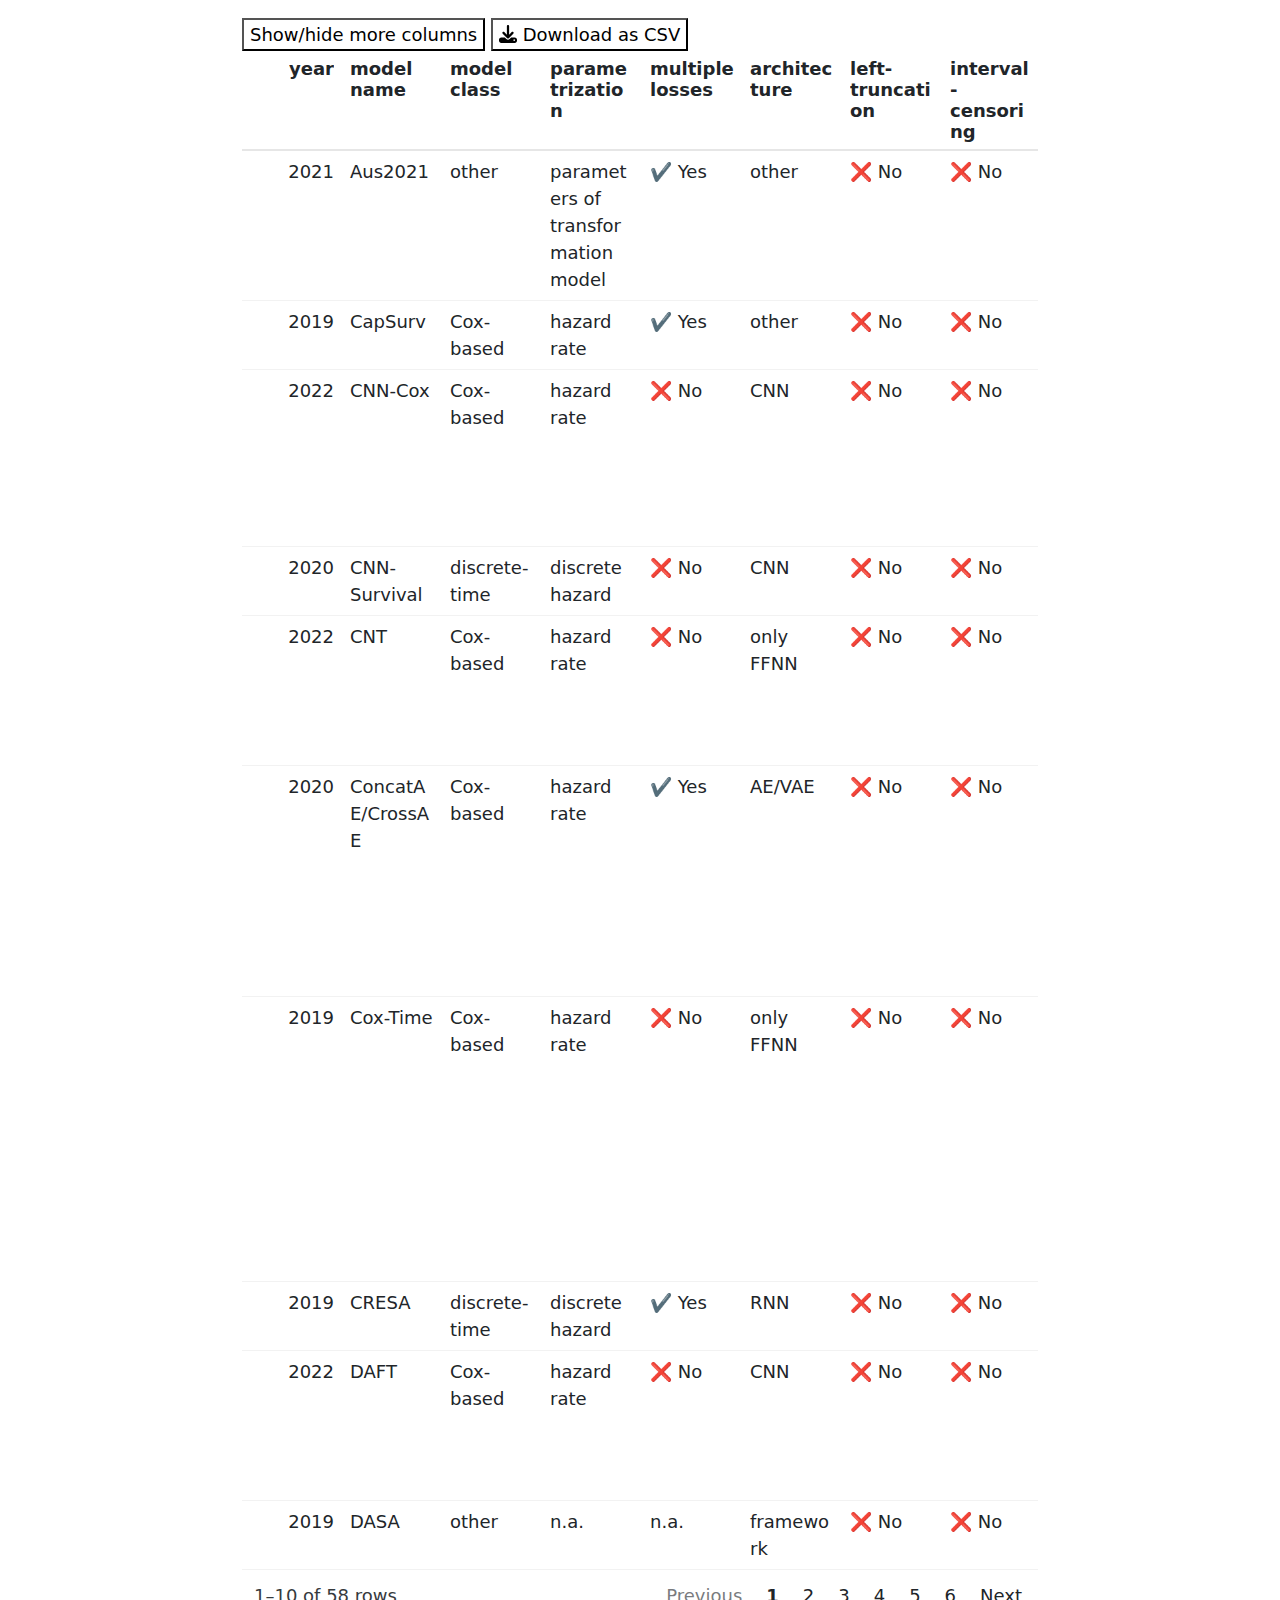
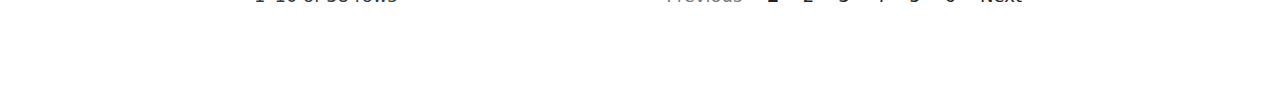
<file: table/table.html>
<!DOCTYPE html>
<html xmlns="http://www.w3.org/1999/xhtml" lang="en" xml:lang="en"><head>

<meta charset="utf-8">
<meta name="generator" content="quarto-1.2.269">

<meta name="viewport" content="width=device-width, initial-scale=1.0, user-scalable=yes">


<title>table</title>
<style>
code{white-space: pre-wrap;}
span.smallcaps{font-variant: small-caps;}
div.columns{display: flex; gap: min(4vw, 1.5em);}
div.column{flex: auto; overflow-x: auto;}
div.hanging-indent{margin-left: 1.5em; text-indent: -1.5em;}
ul.task-list{list-style: none;}
ul.task-list li input[type="checkbox"] {
  width: 0.8em;
  margin: 0 0.8em 0.2em -1.6em;
  vertical-align: middle;
}
</style>


<script src="table_files/libs/clipboard/clipboard.min.js"></script>
<script src="table_files/libs/quarto-html/quarto.js"></script>
<script src="table_files/libs/quarto-html/popper.min.js"></script>
<script src="table_files/libs/quarto-html/tippy.umd.min.js"></script>
<script src="table_files/libs/quarto-html/anchor.min.js"></script>
<link href="table_files/libs/quarto-html/tippy.css" rel="stylesheet">
<link href="table_files/libs/quarto-html/quarto-syntax-highlighting.css" rel="stylesheet" id="quarto-text-highlighting-styles">
<script src="table_files/libs/bootstrap/bootstrap.min.js"></script>
<link href="table_files/libs/bootstrap/bootstrap-icons.css" rel="stylesheet">
<link href="table_files/libs/bootstrap/bootstrap.min.css" rel="stylesheet" id="quarto-bootstrap" data-mode="light">

<script src="table_files/libs/core-js-2.5.3/shim.min.js"></script>
<script src="table_files/libs/react-17.0.0/react.min.js"></script>
<script src="table_files/libs/react-17.0.0/react-dom.min.js"></script>
<script src="table_files/libs/reactwidget-1.0.0/react-tools.js"></script>
<script src="table_files/libs/htmlwidgets-1.5.4/htmlwidgets.js"></script>
<link href="table_files/libs/reactable-0.4.4/reactable.css" rel="stylesheet">
<script src="table_files/libs/reactable-binding-0.4.4/reactable.js"></script>


</head>

<body class="fullcontent">

<div id="quarto-content" class="page-columns page-rows-contents page-layout-article">

<main class="content" id="quarto-document-content">



<div class="cell">
<div class="cell-output-display">

<button onclick="Reactable.setHiddenColumns('table', prevColumns => {
        return prevColumns.length === 0 ? ['title', 'authors', 'multi-task learning', 'type of interpretability', 'code availability', 'code repository', 'datasets (non-private)', 'simulation'] : []
      })">Show/hide more columns</button>
<button onclick="Reactable.downloadDataCSV('table', 'table.csv')">
<svg aria-hidden="true" role="img" viewbox="0 0 512 512" style="height:1em;width:1em;vertical-align:-0.125em;margin-left:auto;margin-right:auto;font-size:inherit;fill:currentColor;overflow:visible;position:relative;"><path d="M288 32c0-17.7-14.3-32-32-32s-32 14.3-32 32V274.7l-73.4-73.4c-12.5-12.5-32.8-12.5-45.3 0s-12.5 32.8 0 45.3l128 128c12.5 12.5 32.8 12.5 45.3 0l128-128c12.5-12.5 12.5-32.8 0-45.3s-32.8-12.5-45.3 0L288 274.7V32zM64 352c-35.3 0-64 28.7-64 64v32c0 35.3 28.7 64 64 64H448c35.3 0 64-28.7 64-64V416c0-35.3-28.7-64-64-64H346.5l-45.3 45.3c-25 25-65.5 25-90.5 0L165.5 352H64zM432 456c-13.3 0-24-10.7-24-24s10.7-24 24-24s24 10.7 24 24s-10.7 24-24 24z"></path></svg>
Download as CSV
</button>
<div id="table" class="reactable html-widget" style="width:auto;height:auto;"></div>
<script type="application/json" data-for="table">{"x":{"tag":{"name":"Reactable","attribs":{"data":{"title":["Individual Survival Curves with Conditional Normalizing Flows","CapSurv: Capsule Network for Survival Analysis With Whole Slide Pathological Images","A convolutional neural network model for survival prediction based on prognosis-related cascaded Wx feature selection","CNN-based survival model for pancreatic ductal adenocarcinoma in medical imaging","Survival Analysis with High-Dimensional Omics Data Using a Threshold Gradient Descent Regularization-Based Neural Network Approach","Deep learning based feature-level integration of multi-omics data for breast cancer patients survival analysis","Time-to-Event Prediction with Neural Networks and Cox Regression","CRESA: A Deep Learning Approach to Competing Risks, Recurrent Event Survival Analysis","DAFT: A universal module to interweave tabular data and 3D images in CNNs","A Deep Active Survival Analysis approach for precision treatment recommendations: Application of prostate cancer","Adversarial Time-to-Event Modeling","Deep Cox Mixtures for Survival Regression","Deep Learning-Based Discrete Calibrated Survival Prediction","DeepComp: Which Competing Event Will Hit the Patient First?","DeepCompete : A deep learning approach to competing risks in continuous time domain","Deep convolutional neural network for survival analysis with pathological images","DeepHit: A Deep Learning Approach to Survival Analysis with Competing Risks","DeepSurv: personalized treatment recommender system using a Cox proportional hazards deep neural network","Estimation of Conditional Mixture Weibull Distribution with Right Censored Data Using Neural Network for Time-to-Event Analysis","DNNSurv: Deep Neural Networks for Survival Analysis Using Pseudo Values","DPWTE: A Deep Learning Approach to Survival Analysis Using a Parsimonious Mixture of Weibull Distributions","Deep Recurrent Survival Analysis","Deep Survival Machines: Fully Parametric Survival Regression and Representation Learning for Censored Data with Competing Risks","Extreme learning machine Cox model for high-dimensionalsurvival analysis","Group Lasso Regularized Deep Learning for Cancer Prognosis from Multi-Omics and Clinical Features","Image-Based Survival Prediction for Lung Cancer Patients Using CNNS","Transformer-Based Deep Survival Analysis","Deep Integrative Analysis for Survival Prediction","IDNetwork: A deep Illness-Death Network based on multi-state event history process for versatile disease prognostication","A Multi-constraint Deep Semi-supervised Learning Method for Ovarian Cancer Prognosis Prediction","MultiSurv: Long-term cancer survival prediction using multimodal deep learning","Deep Neural Networks for Survival Analysis Based on a Multi-Task Framework","Deep survival algorithm based on nuclear norm","A scalable discrete-time survival model for neural networks","Continuous and Discrete-Time Survival Prediction with Neural Networks","A deep survival analysis method based on ranking","Survival prediction model for right-censored data based on improved composite quantile regression neural network","RNN-SURV: A Deep Recurrent Model for Survival Analysis","Survival Analysis For Computing Systems Using A Deep Ensemble Network","Survival Prediction Based on Histopathology Imaging and Clinical Data: A Novel, Whole Slide CNN Approach","DeepBTS: Prediction of Recurrence-free Survival of Non-small Cell Lung Cancer Using a Time-binned Deep Neural Network","SurvCNN: A Discrete Time-to-Event Cancer Survival Estimation Framework Using Image Representations of Omics Data","SurvNet: A Novel Deep Neural Network for Lung Cancer Survival Analysis With Missing Values","Deep learning for the dynamic prediction of multivariate longitudinal and survival data","Improved survival analysis by learning shared genomic information from pan-cancer data","Cox-nnet: An artificial neural network method for prognosis prediction of high-throughput omics data","Cox-PASNet: Pathway-based Sparse Deep Neural Network for Survival Analysis","DeepOmix: A scalable and interpretable multi-omics deep learning framework and application in cancer survival analysis","DeepPAMM: Deep Piecewise Exponential Additive Mixed Models for Complex Hazard Structures in Survival Analysis","Genome-wide association study-based deep learning for survival prediction","A meta-learning approach for genomic survival analysis","SALMON: Survival Analysis Learning With Multi-Omics Neural Networks on Breast Cancer","Deep Semisupervised Multitask Learning Model and Its Interpretability for Survival Analysis","A General Framework for Survival Analysis and Multi-State Modelling","SurvTRACE: Transformers for Survival Analysis with Competing Events","Discrete-time survival analysis in the critically ill: a deep learning approach using heterogeneous data","A Wide and Deep Neural Network for Survival Analysis from Anatomical Shape and Tabular Clinical Data","Mixture cure rate models with neural network estimated nonparametric components"],"authors":["Ausset, Guillaume and Ciffreo, Tom and Portier, Francois and Clémençon, Stephan and Papin, Timothée","Tang, B; Li, A; Li, B; Wang, MH","Yin, QY; Chen, WW; Zhang, CX; Wei, Z","Zhang, YC; Lobo-Mueller, EM; Karanicolas, P; Gallinger, S; Haider, MA; Khalvati, F","Fan, Y; Zhang, SG; Ma, SG","Tong, L; Mitchel, J; Chatlin, K; Wang, MD","Kvamme, Håvard and Borgan, Ørnulf and Scheel, Ida","Gupta, G; Sunder, V; Prasad, R; Shroff, G","Wolf, TN; Polsterl, S; Wachinger, C","Nezhad, Milad Zafar and Sadati, Najibesadat and Yang, Kai and Zhu, Dongxiao","Chapfuwa, Paidamoyo and Tao, Chenyang and Li, Chunyuan and Page, Courtney and Goldstein, Benjamin and Duke, Lawrence Carin and Henao, Ricardo","Nagpal, Chirag and Yadlowsky, Steve and Rostamzadeh, Negar and Heller, Katherine","Fuhlert, P; Ernst, A; Dietrich, E; Westhaeusser, F; Kloiber, K; Bonn, S","Li, YX; Jia, WX; Kang, YS; Chen, LG; Li, X; Du, X; Dong, JZ; Ma, CS; Wang, F; Xie, GT","Aastha and Huang, Pengyu and Liu, Yan","Zhu, XL; Yao, JW; Huang, JZ","Lee, C; Zame, WR; Yoon, J; van der Schaar, M","Katzman, Jared L and Shaham, Uri and Cloninger, Alexander and Bates, Jonathan and Jiang, Tingting and Kluger, Yuval","Bennis, Achraf and Mouysset, Sandrine and Serrurier, Mathieu","Zhao, Lili and Feng, Dai","Bennis, A; Mouysset, S; Serrurier, M","Ren, Kan and Qin, Jiarui and Zheng, Lei and Yang, Zhengyu and Zhang, Weinan and Qiu, Lin and Yu, Yong","Nagpal, Chirag and Li, Xinyu and Dubrawski, Artur","Wang, Hong and Li, Gang","Xie, GC; Dong, CL; Kong, YF; Zhong, JE; Li, MY; Wang, K","Haarburger, Christoph and Weitz, Philippe and Rippel, Oliver and Merhof, Dorit","Hu, Shi and Fridgeirsson, Egill and Wingen, Guido van and Welling, Max","Huang, Chenglong and Zhang, Albert and Xiao, Guanghua","Cottin, Aziliz and Pecuchet, Nicolas and Zulian, Marine and Guilloux, Agathe and Katsahian, Sandrine","Chai, H; Guo, LY; He, MF; Zhang, ZY; Yang, YD","Vale-Silva, Luis Andre and Rohr, Karl","Fotso, Stephane","Tong, JY; Zhao, XJ","Gensheimer, MF; Narasimhan, B","Kvamme, Håvard and Borgan, Ørnulf","Jing, BZ; Zhang, T; Wang, ZX; Jin, Y; Liu, KY; Qiu, WZ; Ke, LR; Sun, Y; He, CS; Hou, D; Tang, LQ; Lv, X; Li, CF","Qin, XW; Yin, DM; Dong, XG; Chen, DX; Zhang, S","Giunchiglia, Eleonora and Nemchenko, Anton and van der Schaar, Mihaela","Sansaengtham, B; Barroso, VC; Phunchongharn, P","Agarwal, S; Abaker, MEO; Daescu, O","Lee, B; Chun, SH; Hong, JH; Woo, IS; Kim, S; Jeong, JW; Kim, JJ; Lee, HW; Na, SJ; Beck, KS; Gil, B; Park, S; An, HJ; Ko, YH","Kalakoti, Y; Yadav, S; Sundar, D","Wang, JY; Chen, N; Guo, JX; Xu, XY; Liu, LX; Yi, Z","Lin, J; Luo, S","Kim, S; Kim, K; Choe, J; Lee, I; Kang, J","Ching, Travers and Zhu, Xun and Garmire, Lana X","Hao, J; Kim, Y; Mallavarapu, T; Oh, JH; Kang, M","Zhao, LH; Dong, QY; Luo, CL; Wu, Y; Bu, DC; Qi, XN; Luo, YF; Zhao, Y","Kopper, P; Wiegrebe, S; Bischl, B; Bender, A; Rugamer, D","Sun, Tao and Wei, Yue and Chen, Wei and Ding, Ying","Qiu, YPL; Zheng, H; Devos, A; Selby, H; Gevaert, O","Huang, Z; Zhan, XH; Xiang, SN; Johnson, TS; Helm, B; Yu, CY; Zhang, J; Salama, P; Rizkalla, M; Han, Z; Huang, K","Chi, SQ; Tian, Y; Wang, F; Wang, Y; Chen, M; Li, JS","Groha, Stefan and Schmon, Sebastian M and Gusev, Alexander","Wang, Zifeng and Sun, Jimeng","Thorsen-Meyer, HC; Placido, D; Kaas-Hansen, BS; Nielsen, AP; Lange, T; Nielsen, AB; Toft, P; Schierbeck, J; Strom, T; Chmura, PJ; Heimann, M; Belling, K; Perner, A; Brunak, S","Pölsterl, Sebastian and Sarasua, Ignacio and Gutiérrez-Becker, Benjamín and Wachinger, Christian","Xie, YJ; Yu, ZS"],"year":[2021,2019,2022,2020,2022,2020,2019,2019,2022,2019,2018,2021,2022,2020,2021,2016,2018,2018,2017,2019,2021,2019,2021,2019,2019,2019,2021,2018,2022,2022,2020,2018,2022,2019,2019,2019,2022,2018,2020,2021,2020,2021,2021,2022,2020,2018,2018,2021,2022,2020,2020,2019,2021,2021,2021,2022,2020,2021],"model name":["Aus2021","CapSurv","CNN-Cox","CNN-Survival","CNT","ConcatAE/CrossAE","Cox-Time","CRESA","DAFT","DASA","DATE","DCM","DCS","DeepComp","DeepCompete","DeepConvSurv","DeepHit","DeepSurv","DeepWeiSurv","DNNSurv_Zha2019","DPWTE","DRSA","DSM","ELMCoxBAR","GDP","Haa2019","Hu2021","Hua2018","IDNetwork","MCAP","MultiSurv","N-MTLR","NN-DeepSurv","Nnet-survival","PC-Hazard","RankDeepSurv","rcICQRNN","RNN-SURV","San2020","SSCNN","su-DeepBTS","SurvCNN","SurvNet","TransformerJM","VAECox","Cox-nnet","Cox-PASNet","DeepOmix","DeepPAMM","DNNSurv_Sun2022","Qiu2020","SALMON","SSMTL","survNode","SurvTRACE","Tho2022","WideAndDeep","Xie2021"],"model class":["other","Cox-based","Cox-based","discrete-time","Cox-based","Cox-based","Cox-based","discrete-time","Cox-based","other","other","Cox-based","discrete-time","discrete-time","other","Cox-based","discrete-time","Cox-based","parametric","discrete-time","parametric","discrete-time","parametric","Cox-based","Cox-based","Cox-based","discrete-time","other","PEM-based","Cox-based","discrete-time","discrete-time","Cox-based","discrete-time","PEM-based","other","other","discrete-time","Cox-based","other","discrete-time","discrete-time","Cox-based","discrete-time","Cox-based","Cox-based","Cox-based","Cox-based","PEM-based","Cox-based","Cox-based","Cox-based","discrete-time","other","discrete-time","discrete-time","Cox-based","Cox-based"],"parametrization":["parameters of transformation model","hazard rate","hazard rate","discrete hazard","hazard rate","hazard rate","hazard rate","discrete hazard","hazard rate","n.a.","custom loss","hazard rate","discrete hazard","discrete hazard","hazard rate","hazard rate","PMF","hazard rate","(mixture) Weibull Loss","","(mixture) Weibull Loss","discrete hazard","(mixture) Weibull or Log-Normal loss","hazard rate","hazard rate","hazard rate","discrete hazard","person-specific risk","","hazard rate","discrete hazard","parameters of logistic regression","hazard rate","discrete hazard","hazard rate","custom loss","parameters of quantile regression","survival probability","hazard rate","custom loss function","discrete hazard","discrete hazard","hazard rate","PMF","hazard rate","hazard rate","hazard rate","hazard rate","hazard rate","hazard rate","hazard rate","hazard rate","custom loss function","hazard rate","discrete hazard","???","hazard rate","hazard rate"],"multiple losses":["yes","yes","no","no","no","yes","no","yes","no","n.a.","yes","yes","yes","yes","no","no","yes","no","no","no","no","yes","yes","no","no","no","yes","no","no","yes","no","not described","no","no","no","yes","no","yes","no","yes","no","no","yes","yes","yes","no","no","no","no","no","no","no","yes","no   ","yes","no","no","no"],"multi-task learning":["???","???","no","no","no","???","","???","no","n.a.","??? (no)","???","no","yes","??? yes","","??? (multiple losses hence multiple tasks?)","","yes","","no","???","yes","no","no","no","???","no","??? only one loss, multiple output layers; refers to tasks as task-specific sub-networks","yes","","yes","no","","","??? (no)","no","???","no","no","???","no","yes","yes","???","","","","","","yes (meta-learning)","no","yes","","yes","no","","no"],"architecture":["other","other","CNN","CNN","only FFNN","AE/VAE","only FFNN","RNN","CNN","framework","other","AE/VAE","RNN","RNN","nODE","CNN","RNN","only FFNN","only FFNN","only FFNN","other","RNN","RNN","other","only FFNN","CNN","transformer","CNN","only FFNN","only FFNN","CNN","only FFNN","only FFNN","flexible","only FFNN","other","only FFNN","RNN","other","CNN","only FFNN","CNN","other","transformer","AE/VAE","only FFNN","other","only FFNN","flexible","only FFNN","only FFNN","other","only FFNN","nODE","transformer","RNN","other","CNN"],"left-truncation":["no","no","no","no","no","no","no","no","no","no","no","no","no","no  ","no","no","no","no","no","no","no","no","no","no","no","no","no","no","no","no","no","no","no","no","no","no","no","no","no","no","no","no","no","no","no","no","no","no","yes","no","no","no","no","yes","no","no","no","no"],"interval-censoring":["no","no","no","no","no","no","no","no","no","no","no","no","no","no   ","no","no","no","no","no","no","no","no","no","no","no","no","no","no","no","no","no","no","no","no","no","no","no","no","no","no","no","no","no","no","no","no","no","no","no","no","no","no","no","yes","no","no","no","no"],"CR":["no","no","no","no","no","no","no","yes","no","no","no","no","no","yes","yes","no","yes","no","no","no","no","no","yes","no","no","no","no","no","yes","no","no","no","no","no","no","no","no","no","no","no","no","no","no","no","no","no","no","no","yes","no","no","no","yes","yes","no","no","no","no"],"MSM":["no","no","no","no","no","no","no","no","no","no","no","no","no","no","no","no","no","no","no","no","no","no","no","no","no","no","no","no","yes","no","no","no","no","no","no","no","no","no","no","no","no","no","no","no","no","no","no","no","yes","no","no","no","no","yes","no","no","no","no"],"recurrent events":["no","no","no","no","no","no","no","yes","no","no","no","no","no","no","no","no","no","no","no","no","no","no","no","no","no","no","no","no","no","no","no","no","no","no","no","no","no","no","no","no","no","no","no","no","no","no","no","no","yes","no","no","no","no","no","no","no","no","no"],"TVF":["no","no","no","no","no","no","no","yes","no","no","no","no","no","no","no","no","yes","no","no","no","no","no","yes","no","no","no","no","no","no","no","no","no","no","no","no","no","no","no","no","no","no","no","no","yes","no","no","no","no","yes","no","no","no","no","yes","no","no","no","no"],"TVE":["no","no","no","no","no","no","yes","no","no","no","no","no","no","no","no","no","no","no","no","no","no","no","yes","no","no","no","no","no","no","no","yes","no","no","yes","no","no","no","yes","no","no","no","no","no","no","no","no","no","no","yes","no","no","no","yes","no","no","no","no","no"],"high dimensionality":["no","no","yes","yes","yes","yes","no","no","no","no","no","no","no","no","no","no","no","no","no","no","no","no","no","no","yes","yes","no","no","no","yes","yes","no","no","no","no","no","yes","no","no","no","no","yes","no","no","yes","yes","yes","yes","no","yes","yes","yes","no","no","no","no","no","no"],"multimodality":["no","yes","no","yes","no","yes","no","no","yes","no","no","no","no","no","no","yes","no","no","no","no","no","no","no","no","no","yes","no","yes","no","no","yes","no","no","yes","no","no","no","no","no","yes","no","no","no","no","no","no","no","no","yes","no","no","no","no","yes","no","yes","yes","yes"],"interpretability":["no","no","no","no","no","no","no","no","no","no","no","no","no","no","no","no","no","no","no","no","no","no","no","no","no","no","no","no","no","no","no","no","no","no","no","no","no","no","no","no","no","no","no","no","no","yes","yes","yes","yes","yes","yes","yes","yes","yes","yes","yes","yes","yes"],"type of interpretability":["","","","","","","","","","","","","","","","","","","","","","","","","","","","","","","","","","","","","","","","","","","","","","assigning biological meaning to nodes","assigning biological meaning to nodes","assigning biological meaning to nodes","classical statistical interpretability of tabular data","LIME","risk backpropagation based on SurvivalNet","feature importance","feature importance; feature effect plots on cumulative incidence curves","variational survNode","interpretation of attention maps","SHAP","classical statistical interpretability of tabular data","classical statistical interpretability of tabular data"],"code availability":["yes","no","yes","no","yes","yes","yes","no","yes","no","yes","yes","yes","no","no","no","yes","yes","no","yes","no","yes  ","yes","yes","yes","no","no","no","no","no","yes","yes","no","yes","yes","yes","no","no","no","no","no","yes","no","no","yes","yes","yes","yes","yes","yes","yes","yes","yes","yes","yes","yes","no","no"],"code repository":["https://git.sr.ht/~aussetg/nfsurvival","","https://github.com/wangwangCCChen/CNN-Cox","","https://github.com/shuanggema/CNTsurv","https://github.com/tongli1210/BreastCancerSurvivalIntegration","https://github.com/havakv/pycox; https://github.com/RaphaelS1/survivalmodels","","https://github.com/ai-med/DAFT","","https://github.com/paidamoyo/adversarial_time_to_event","https://github.com/chiragnagpal/deep_cox_mixtures; https://autonlab.org/auton-survival","https://github.com/imsb-uke/dcsurv","","","","https://github.com/chl8856/DeepHit; https://github.com/havakv/pycox; https://github.com/RaphaelS1/survivalmodels\n","https://github.com/jaredleekatzman/DeepSurv; https://github.com/havakv/pycox; https://github.com/RaphaelS1/survivalmodels; https://autonlab.org/auton-survival; https://square.github.io/pysurvival","","https://github.com/lilizhaoUM/DNNSurv; https://github.com/RaphaelS1/survivalmodels","","https://github.com/rk2900/drsa","https://autonlab.org/auton-survival","https://github.com/whcsu/ELMCoxBAR","https://github.com/WGLab/GDP","","","","","","https://github.com/luisvalesilva/multisurv","https://square.github.io/pysurvival","","https://github.com/MGensheimer/nnet-survival","https://github.com/havakv/pycox; https://github.com/RaphaelS1/survivalmodels","https://github.com/sysucc-ailab/RankDeepSurv","","","","","","https://github.com/TeamSundar/SurvCNN","","","https://github.com/SunkyuKim/VAECox","https://github.com/lanagarmire/cox-nnet","https://github.com/DataX-JieHao/Cox-PASNet","https://github.com/CancerProfiling/DeepOmix","https://github.com/pkopper/deeppam","https://github.com/yingding99/DNNSurv","https://github.com/gevaertlab/metalearning_survival","https://github.com/huangzhii/SALMON/","https://github.com/LeyiChi/SSMTL","https://github.com/stefangroha/SurvNODE","https://github.com/RyanWangZf/SurvTRACE","https://github.com/daplaci/ICUsurvive","",""],"datasets (non-private)":["METABRIC, RGBSG, SUPPORT, WHAS","TCGA","TCGA","Lung1 (TCIA)","HGSOC, TCGA","TCGA","FLCHAIN, KKBox churn, METABRIC, RGBSG, SUPPORT","MIMIC III","ADNI, AIBL","SEER","EHR, FLCHAIN, SEER, SUPPORT","FLCHAIN, SEER, SUPPORT","FLCHAIN, METABRIC, SUPPORT","CAFR, SEER","AML, DBCD, DLBCL, NSBCD, SEER","NLST","METABRIC, SEER, UNOS","METABRIC, RGBSG, SUPPORT, WHAS","METABRIC, SEER","CHS, MESA","METABRIC, SEER, SUPPORT","BIDDING, CLINIC, MUSIC","METABRIC, SEER, SUPPORT","DrAsGiven, EMTAB386, GSE14764, GSE32062, GSE49997, LungBeer, METABRIC, NSBCD, TCGAmirna","TCGA","Lung1 (TCIA)","METABRIC, SUPPORT","TCGA","METABRIC, NCT00079274, NCT00275210","GSE17260, GSE26193, GSE26712, GSE32062, GSE53963, GSE63885, TCGA-OV","TCGA","WHAS, veteran","METABRIC, MIMIC III, MLC, RGBSG, SUPPORT, WHAS","SUPPORT","FLCHAIN, METABRIC, NWTCO, RGBSG, SUPPORT","METABRIC, RGBSG, SUPPORT, WHAS","METABRIC, NKI70, TCC","AIDS2, FLCHAIN, NWTCO, UNOS Transplant, UNOS Waitlist","Google Cloud Cluster Dataset","TCGA","METABRIC, GBSG, NCCTG Lung Cancer Data","TCGA","SEER","ADNI, NACC","TCGA","TCGA","TCGA","TCGA","BREAST, GBSG2, ICU, METABRIC, MGUS2, TUMOR","AREDS","TCGA","BRCA (GDAC Firehose)","SEER","METABRIC, ESBMT Data","METABRIC, SUPPORT","Danish Electronic Patient Records (Registered Access)","ADNI","OASIS-3"],"simulation":["yes","no","no","no","yes","no","yes","no","no","no","no","no","yes","no","no","no","yes","yes","no","yes","no","no","no","yes","yes","no","no","no","yes","no","no","yes","yes","yes","yes","no","yes","no","no","no","no","no","no","yes","no","yes","no","no","yes","yes","no","no","no","yes","no","no","no","yes"]},"columns":[{"id":"title","name":"title","type":"character","show":false},{"id":"authors","name":"authors","type":"character","show":false},{"id":"year","name":"year","type":"numeric"},{"id":"model name","name":"model name","type":"character"},{"id":"model class","name":"model class","type":"factor"},{"id":"parametrization","name":"parametrization","type":"character"},{"id":"multiple losses","name":"multiple losses","type":"character","cell":["✔️ Yes","✔️ Yes","❌ No","❌ No","❌ No","✔️ Yes","❌ No","✔️ Yes","❌ No","n.a.","✔️ Yes","✔️ Yes","✔️ Yes","✔️ Yes","❌ No","❌ No","✔️ Yes","❌ No","❌ No","❌ No","❌ No","✔️ Yes","✔️ Yes","❌ No","❌ No","❌ No","✔️ Yes","❌ No","❌ No","✔️ Yes","❌ No","not described","❌ No","❌ No","❌ No","✔️ Yes","❌ No","✔️ Yes","❌ No","✔️ Yes","❌ No","❌ No","✔️ Yes","✔️ Yes","✔️ Yes","❌ No","❌ No","❌ No","❌ No","❌ No","❌ No","❌ No","✔️ Yes","no   ","✔️ Yes","❌ No","❌ No","❌ No"]},{"id":"multi-task learning","name":"multi-task learning","type":"character","show":false},{"id":"architecture","name":"architecture","type":"factor"},{"id":"left-truncation","name":"left-truncation","type":"character","cell":["❌ No","❌ No","❌ No","❌ No","❌ No","❌ No","❌ No","❌ No","❌ No","❌ No","❌ No","❌ No","❌ No","no  ","❌ No","❌ No","❌ No","❌ No","❌ No","❌ No","❌ No","❌ No","❌ No","❌ No","❌ No","❌ No","❌ No","❌ No","❌ No","❌ No","❌ No","❌ No","❌ No","❌ No","❌ No","❌ No","❌ No","❌ No","❌ No","❌ No","❌ No","❌ No","❌ No","❌ No","❌ No","❌ No","❌ No","❌ No","✔️ Yes","❌ No","❌ No","❌ No","❌ No","✔️ Yes","❌ No","❌ No","❌ No","❌ No"]},{"id":"interval-censoring","name":"interval-censoring","type":"character","cell":["❌ No","❌ No","❌ No","❌ No","❌ No","❌ No","❌ No","❌ No","❌ No","❌ No","❌ No","❌ No","❌ No","no   ","❌ No","❌ No","❌ No","❌ No","❌ No","❌ No","❌ No","❌ No","❌ No","❌ No","❌ No","❌ No","❌ No","❌ No","❌ No","❌ No","❌ No","❌ No","❌ No","❌ No","❌ No","❌ No","❌ No","❌ No","❌ No","❌ No","❌ No","❌ No","❌ No","❌ No","❌ No","❌ No","❌ No","❌ No","❌ No","❌ No","❌ No","❌ No","❌ No","✔️ Yes","❌ No","❌ No","❌ No","❌ No"]},{"id":"CR","name":"CR","type":"character","cell":["❌ No","❌ No","❌ No","❌ No","❌ No","❌ No","❌ No","✔️ Yes","❌ No","❌ No","❌ No","❌ No","❌ No","✔️ Yes","✔️ Yes","❌ No","✔️ Yes","❌ No","❌ No","❌ No","❌ No","❌ No","✔️ Yes","❌ No","❌ No","❌ No","❌ No","❌ No","✔️ Yes","❌ No","❌ No","❌ No","❌ No","❌ No","❌ No","❌ No","❌ No","❌ No","❌ No","❌ No","❌ No","❌ No","❌ No","❌ No","❌ No","❌ No","❌ No","❌ No","✔️ Yes","❌ No","❌ No","❌ No","✔️ Yes","✔️ Yes","❌ No","❌ No","❌ No","❌ No"]},{"id":"MSM","name":"MSM","type":"character","cell":["❌ No","❌ No","❌ No","❌ No","❌ No","❌ No","❌ No","❌ No","❌ No","❌ No","❌ No","❌ No","❌ No","❌ No","❌ No","❌ No","❌ No","❌ No","❌ No","❌ No","❌ No","❌ No","❌ No","❌ No","❌ No","❌ No","❌ No","❌ No","✔️ Yes","❌ No","❌ No","❌ No","❌ No","❌ No","❌ No","❌ No","❌ No","❌ No","❌ No","❌ No","❌ No","❌ No","❌ No","❌ No","❌ No","❌ No","❌ No","❌ No","✔️ Yes","❌ No","❌ No","❌ No","❌ No","✔️ Yes","❌ No","❌ No","❌ No","❌ No"]},{"id":"recurrent events","name":"recurrent events","type":"character","cell":["❌ No","❌ No","❌ No","❌ No","❌ No","❌ No","❌ No","✔️ Yes","❌ No","❌ No","❌ No","❌ No","❌ No","❌ No","❌ No","❌ No","❌ No","❌ No","❌ No","❌ No","❌ No","❌ No","❌ No","❌ No","❌ No","❌ No","❌ No","❌ No","❌ No","❌ No","❌ No","❌ No","❌ No","❌ No","❌ No","❌ No","❌ No","❌ No","❌ No","❌ No","❌ No","❌ No","❌ No","❌ No","❌ No","❌ No","❌ No","❌ No","✔️ Yes","❌ No","❌ No","❌ No","❌ No","❌ No","❌ No","❌ No","❌ No","❌ No"]},{"id":"TVF","name":"TVF","type":"character","cell":["❌ No","❌ No","❌ No","❌ No","❌ No","❌ No","❌ No","✔️ Yes","❌ No","❌ No","❌ No","❌ No","❌ No","❌ No","❌ No","❌ No","✔️ Yes","❌ No","❌ No","❌ No","❌ No","❌ No","✔️ Yes","❌ No","❌ No","❌ No","❌ No","❌ No","❌ No","❌ No","❌ No","❌ No","❌ No","❌ No","❌ No","❌ No","❌ No","❌ No","❌ No","❌ No","❌ No","❌ No","❌ No","✔️ Yes","❌ No","❌ No","❌ No","❌ No","✔️ Yes","❌ No","❌ No","❌ No","❌ No","✔️ Yes","❌ No","❌ No","❌ No","❌ No"]},{"id":"TVE","name":"TVE","type":"character","cell":["❌ No","❌ No","❌ No","❌ No","❌ No","❌ No","✔️ Yes","❌ No","❌ No","❌ No","❌ No","❌ No","❌ No","❌ No","❌ No","❌ No","❌ No","❌ No","❌ No","❌ No","❌ No","❌ No","✔️ Yes","❌ No","❌ No","❌ No","❌ No","❌ No","❌ No","❌ No","✔️ Yes","❌ No","❌ No","✔️ Yes","❌ No","❌ No","❌ No","✔️ Yes","❌ No","❌ No","❌ No","❌ No","❌ No","❌ No","❌ No","❌ No","❌ No","❌ No","✔️ Yes","❌ No","❌ No","❌ No","✔️ Yes","❌ No","❌ No","❌ No","❌ No","❌ No"]},{"id":"high dimensionality","name":"high dimensionality","type":"character","cell":["❌ No","❌ No","✔️ Yes","✔️ Yes","✔️ Yes","✔️ Yes","❌ No","❌ No","❌ No","❌ No","❌ No","❌ No","❌ No","❌ No","❌ No","❌ No","❌ No","❌ No","❌ No","❌ No","❌ No","❌ No","❌ No","❌ No","✔️ Yes","✔️ Yes","❌ No","❌ No","❌ No","✔️ Yes","✔️ Yes","❌ No","❌ No","❌ No","❌ No","❌ No","✔️ Yes","❌ No","❌ No","❌ No","❌ No","✔️ Yes","❌ No","❌ No","✔️ Yes","✔️ Yes","✔️ Yes","✔️ Yes","❌ No","✔️ Yes","✔️ Yes","✔️ Yes","❌ No","❌ No","❌ No","❌ No","❌ No","❌ No"]},{"id":"multimodality","name":"multimodality","type":"character","cell":["❌ No","✔️ Yes","❌ No","✔️ Yes","❌ No","✔️ Yes","❌ No","❌ No","✔️ Yes","❌ No","❌ No","❌ No","❌ No","❌ No","❌ No","✔️ Yes","❌ No","❌ No","❌ No","❌ No","❌ No","❌ No","❌ No","❌ No","❌ No","✔️ Yes","❌ No","✔️ Yes","❌ No","❌ No","✔️ Yes","❌ No","❌ No","✔️ Yes","❌ No","❌ No","❌ No","❌ No","❌ No","✔️ Yes","❌ No","❌ No","❌ No","❌ No","❌ No","❌ No","❌ No","❌ No","✔️ Yes","❌ No","❌ No","❌ No","❌ No","✔️ Yes","❌ No","✔️ Yes","✔️ Yes","✔️ Yes"]},{"id":"interpretability","name":"interpretability","type":"character","cell":["❌ No","❌ No","❌ No","❌ No","❌ No","❌ No","❌ No","❌ No","❌ No","❌ No","❌ No","❌ No","❌ No","❌ No","❌ No","❌ No","❌ No","❌ No","❌ No","❌ No","❌ No","❌ No","❌ No","❌ No","❌ No","❌ No","❌ No","❌ No","❌ No","❌ No","❌ No","❌ No","❌ No","❌ No","❌ No","❌ No","❌ No","❌ No","❌ No","❌ No","❌ No","❌ No","❌ No","❌ No","❌ No","✔️ Yes","✔️ Yes","✔️ Yes","✔️ Yes","✔️ Yes","✔️ Yes","✔️ Yes","✔️ Yes","✔️ Yes","✔️ Yes","✔️ Yes","✔️ Yes","✔️ Yes"]},{"id":"type of interpretability","name":"type of interpretability","type":"character","show":false,"cell":["","","","","","","","","","","","","","","","","","","","","","","","","","","","","","","","","","","","","","","","","","","","","","assigning biological meaning to nodes","assigning biological meaning to nodes","assigning biological meaning to nodes","classical statistical interpretability of tabular data","LIME","risk backpropagation based on SurvivalNet","feature importance","feature importance; feature effect plots on cumulative incidence curves","variational survNode","interpretation of attention maps","SHAP","classical statistical interpretability of tabular data","classical statistical interpretability of tabular data"]},{"id":"code availability","name":"code availability","type":"character","show":false,"cell":["✔️ Yes","❌ No","✔️ Yes","❌ No","✔️ Yes","✔️ Yes","✔️ Yes","❌ No","✔️ Yes","❌ No","✔️ Yes","✔️ Yes","✔️ Yes","❌ No","❌ No","❌ No","✔️ Yes","✔️ Yes","❌ No","✔️ Yes","❌ No","yes  ","✔️ Yes","✔️ Yes","✔️ Yes","❌ No","❌ No","❌ No","❌ No","❌ No","✔️ Yes","✔️ Yes","❌ No","✔️ Yes","✔️ Yes","✔️ Yes","❌ No","❌ No","❌ No","❌ No","❌ No","✔️ Yes","❌ No","❌ No","✔️ Yes","✔️ Yes","✔️ Yes","✔️ Yes","✔️ Yes","✔️ Yes","✔️ Yes","✔️ Yes","✔️ Yes","✔️ Yes","✔️ Yes","✔️ Yes","❌ No","❌ No"]},{"id":"code repository","name":"code repository","type":"character","cell":[{"name":"a","attribs":{"href":"https://git.sr.ht/~aussetg/nfsurvival","target":"_blank"},"children":["https://git.sr.ht/~aussetg/nfsurvival"]},{"name":"a","attribs":{"href":"","target":"_blank"},"children":[""]},{"name":"a","attribs":{"href":"https://github.com/wangwangCCChen/CNN-Cox","target":"_blank"},"children":["https://github.com/wangwangCCChen/CNN-Cox"]},{"name":"a","attribs":{"href":"","target":"_blank"},"children":[""]},{"name":"a","attribs":{"href":"https://github.com/shuanggema/CNTsurv","target":"_blank"},"children":["https://github.com/shuanggema/CNTsurv"]},{"name":"a","attribs":{"href":"https://github.com/tongli1210/BreastCancerSurvivalIntegration","target":"_blank"},"children":["https://github.com/tongli1210/BreastCancerSurvivalIntegration"]},{"name":"a","attribs":{"href":"https://github.com/havakv/pycox; https://github.com/RaphaelS1/survivalmodels","target":"_blank"},"children":["https://github.com/havakv/pycox; https://github.com/RaphaelS1/survivalmodels"]},{"name":"a","attribs":{"href":"","target":"_blank"},"children":[""]},{"name":"a","attribs":{"href":"https://github.com/ai-med/DAFT","target":"_blank"},"children":["https://github.com/ai-med/DAFT"]},{"name":"a","attribs":{"href":"","target":"_blank"},"children":[""]},{"name":"a","attribs":{"href":"https://github.com/paidamoyo/adversarial_time_to_event","target":"_blank"},"children":["https://github.com/paidamoyo/adversarial_time_to_event"]},{"name":"a","attribs":{"href":"https://github.com/chiragnagpal/deep_cox_mixtures; https://autonlab.org/auton-survival","target":"_blank"},"children":["https://github.com/chiragnagpal/deep_cox_mixtures; https://autonlab.org/auton-survival"]},{"name":"a","attribs":{"href":"https://github.com/imsb-uke/dcsurv","target":"_blank"},"children":["https://github.com/imsb-uke/dcsurv"]},{"name":"a","attribs":{"href":"","target":"_blank"},"children":[""]},{"name":"a","attribs":{"href":"","target":"_blank"},"children":[""]},{"name":"a","attribs":{"href":"","target":"_blank"},"children":[""]},{"name":"a","attribs":{"href":"https://github.com/chl8856/DeepHit; https://github.com/havakv/pycox; https://github.com/RaphaelS1/survivalmodels\n","target":"_blank"},"children":["https://github.com/chl8856/DeepHit; https://github.com/havakv/pycox; https://github.com/RaphaelS1/survivalmodels\n"]},{"name":"a","attribs":{"href":"https://github.com/jaredleekatzman/DeepSurv; https://github.com/havakv/pycox; https://github.com/RaphaelS1/survivalmodels; https://autonlab.org/auton-survival; https://square.github.io/pysurvival","target":"_blank"},"children":["https://github.com/jaredleekatzman/DeepSurv; https://github.com/havakv/pycox; https://github.com/RaphaelS1/survivalmodels; https://autonlab.org/auton-survival; https://square.github.io/pysurvival"]},{"name":"a","attribs":{"href":"","target":"_blank"},"children":[""]},{"name":"a","attribs":{"href":"https://github.com/lilizhaoUM/DNNSurv; https://github.com/RaphaelS1/survivalmodels","target":"_blank"},"children":["https://github.com/lilizhaoUM/DNNSurv; https://github.com/RaphaelS1/survivalmodels"]},{"name":"a","attribs":{"href":"","target":"_blank"},"children":[""]},{"name":"a","attribs":{"href":"https://github.com/rk2900/drsa","target":"_blank"},"children":["https://github.com/rk2900/drsa"]},{"name":"a","attribs":{"href":"https://autonlab.org/auton-survival","target":"_blank"},"children":["https://autonlab.org/auton-survival"]},{"name":"a","attribs":{"href":"https://github.com/whcsu/ELMCoxBAR","target":"_blank"},"children":["https://github.com/whcsu/ELMCoxBAR"]},{"name":"a","attribs":{"href":"https://github.com/WGLab/GDP","target":"_blank"},"children":["https://github.com/WGLab/GDP"]},{"name":"a","attribs":{"href":"","target":"_blank"},"children":[""]},{"name":"a","attribs":{"href":"","target":"_blank"},"children":[""]},{"name":"a","attribs":{"href":"","target":"_blank"},"children":[""]},{"name":"a","attribs":{"href":"","target":"_blank"},"children":[""]},{"name":"a","attribs":{"href":"","target":"_blank"},"children":[""]},{"name":"a","attribs":{"href":"https://github.com/luisvalesilva/multisurv","target":"_blank"},"children":["https://github.com/luisvalesilva/multisurv"]},{"name":"a","attribs":{"href":"https://square.github.io/pysurvival","target":"_blank"},"children":["https://square.github.io/pysurvival"]},{"name":"a","attribs":{"href":"","target":"_blank"},"children":[""]},{"name":"a","attribs":{"href":"https://github.com/MGensheimer/nnet-survival","target":"_blank"},"children":["https://github.com/MGensheimer/nnet-survival"]},{"name":"a","attribs":{"href":"https://github.com/havakv/pycox; https://github.com/RaphaelS1/survivalmodels","target":"_blank"},"children":["https://github.com/havakv/pycox; https://github.com/RaphaelS1/survivalmodels"]},{"name":"a","attribs":{"href":"https://github.com/sysucc-ailab/RankDeepSurv","target":"_blank"},"children":["https://github.com/sysucc-ailab/RankDeepSurv"]},{"name":"a","attribs":{"href":"","target":"_blank"},"children":[""]},{"name":"a","attribs":{"href":"","target":"_blank"},"children":[""]},{"name":"a","attribs":{"href":"","target":"_blank"},"children":[""]},{"name":"a","attribs":{"href":"","target":"_blank"},"children":[""]},{"name":"a","attribs":{"href":"","target":"_blank"},"children":[""]},{"name":"a","attribs":{"href":"https://github.com/TeamSundar/SurvCNN","target":"_blank"},"children":["https://github.com/TeamSundar/SurvCNN"]},{"name":"a","attribs":{"href":"","target":"_blank"},"children":[""]},{"name":"a","attribs":{"href":"","target":"_blank"},"children":[""]},{"name":"a","attribs":{"href":"https://github.com/SunkyuKim/VAECox","target":"_blank"},"children":["https://github.com/SunkyuKim/VAECox"]},{"name":"a","attribs":{"href":"https://github.com/lanagarmire/cox-nnet","target":"_blank"},"children":["https://github.com/lanagarmire/cox-nnet"]},{"name":"a","attribs":{"href":"https://github.com/DataX-JieHao/Cox-PASNet","target":"_blank"},"children":["https://github.com/DataX-JieHao/Cox-PASNet"]},{"name":"a","attribs":{"href":"https://github.com/CancerProfiling/DeepOmix","target":"_blank"},"children":["https://github.com/CancerProfiling/DeepOmix"]},{"name":"a","attribs":{"href":"https://github.com/pkopper/deeppam","target":"_blank"},"children":["https://github.com/pkopper/deeppam"]},{"name":"a","attribs":{"href":"https://github.com/yingding99/DNNSurv","target":"_blank"},"children":["https://github.com/yingding99/DNNSurv"]},{"name":"a","attribs":{"href":"https://github.com/gevaertlab/metalearning_survival","target":"_blank"},"children":["https://github.com/gevaertlab/metalearning_survival"]},{"name":"a","attribs":{"href":"https://github.com/huangzhii/SALMON/","target":"_blank"},"children":["https://github.com/huangzhii/SALMON/"]},{"name":"a","attribs":{"href":"https://github.com/LeyiChi/SSMTL","target":"_blank"},"children":["https://github.com/LeyiChi/SSMTL"]},{"name":"a","attribs":{"href":"https://github.com/stefangroha/SurvNODE","target":"_blank"},"children":["https://github.com/stefangroha/SurvNODE"]},{"name":"a","attribs":{"href":"https://github.com/RyanWangZf/SurvTRACE","target":"_blank"},"children":["https://github.com/RyanWangZf/SurvTRACE"]},{"name":"a","attribs":{"href":"https://github.com/daplaci/ICUsurvive","target":"_blank"},"children":["https://github.com/daplaci/ICUsurvive"]},{"name":"a","attribs":{"href":"","target":"_blank"},"children":[""]},{"name":"a","attribs":{"href":"","target":"_blank"},"children":[""]}]},{"id":"datasets (non-private)","name":"datasets (non-private)","type":"character","show":false},{"id":"simulation","name":"simulation","type":"character","show":false,"cell":["✔️ Yes","❌ No","❌ No","❌ No","✔️ Yes","❌ No","✔️ Yes","❌ No","❌ No","❌ No","❌ No","❌ No","✔️ Yes","❌ No","❌ No","❌ No","✔️ Yes","✔️ Yes","❌ No","✔️ Yes","❌ No","❌ No","❌ No","✔️ Yes","✔️ Yes","❌ No","❌ No","❌ No","✔️ Yes","❌ No","❌ No","✔️ Yes","✔️ Yes","✔️ Yes","✔️ Yes","❌ No","✔️ Yes","❌ No","❌ No","❌ No","❌ No","❌ No","❌ No","✔️ Yes","❌ No","✔️ Yes","❌ No","❌ No","✔️ Yes","✔️ Yes","❌ No","❌ No","❌ No","✔️ Yes","❌ No","❌ No","❌ No","✔️ Yes"]}],"elementId":"table","dataKey":"ae492811c79f1200a4682b3939d69999"},"children":[]},"class":"reactR_markup"},"evals":[],"jsHooks":[]}</script>
</div>
</div>

</main>
<!-- /main column -->
<script id="quarto-html-after-body" type="application/javascript">
window.document.addEventListener("DOMContentLoaded", function (event) {
  const toggleBodyColorMode = (bsSheetEl) => {
    const mode = bsSheetEl.getAttribute("data-mode");
    const bodyEl = window.document.querySelector("body");
    if (mode === "dark") {
      bodyEl.classList.add("quarto-dark");
      bodyEl.classList.remove("quarto-light");
    } else {
      bodyEl.classList.add("quarto-light");
      bodyEl.classList.remove("quarto-dark");
    }
  }
  const toggleBodyColorPrimary = () => {
    const bsSheetEl = window.document.querySelector("link#quarto-bootstrap");
    if (bsSheetEl) {
      toggleBodyColorMode(bsSheetEl);
    }
  }
  toggleBodyColorPrimary();  
  const icon = "";
  const anchorJS = new window.AnchorJS();
  anchorJS.options = {
    placement: 'right',
    icon: icon
  };
  anchorJS.add('.anchored');
  const clipboard = new window.ClipboardJS('.code-copy-button', {
    target: function(trigger) {
      return trigger.previousElementSibling;
    }
  });
  clipboard.on('success', function(e) {
    // button target
    const button = e.trigger;
    // don't keep focus
    button.blur();
    // flash "checked"
    button.classList.add('code-copy-button-checked');
    var currentTitle = button.getAttribute("title");
    button.setAttribute("title", "Copied!");
    let tooltip;
    if (window.bootstrap) {
      button.setAttribute("data-bs-toggle", "tooltip");
      button.setAttribute("data-bs-placement", "left");
      button.setAttribute("data-bs-title", "Copied!");
      tooltip = new bootstrap.Tooltip(button, 
        { trigger: "manual", 
          customClass: "code-copy-button-tooltip",
          offset: [0, -8]});
      tooltip.show();    
    }
    setTimeout(function() {
      if (tooltip) {
        tooltip.hide();
        button.removeAttribute("data-bs-title");
        button.removeAttribute("data-bs-toggle");
        button.removeAttribute("data-bs-placement");
      }
      button.setAttribute("title", currentTitle);
      button.classList.remove('code-copy-button-checked');
    }, 1000);
    // clear code selection
    e.clearSelection();
  });
  function tippyHover(el, contentFn) {
    const config = {
      allowHTML: true,
      content: contentFn,
      maxWidth: 500,
      delay: 100,
      arrow: false,
      appendTo: function(el) {
          return el.parentElement;
      },
      interactive: true,
      interactiveBorder: 10,
      theme: 'quarto',
      placement: 'bottom-start'
    };
    window.tippy(el, config); 
  }
  const noterefs = window.document.querySelectorAll('a[role="doc-noteref"]');
  for (var i=0; i<noterefs.length; i++) {
    const ref = noterefs[i];
    tippyHover(ref, function() {
      // use id or data attribute instead here
      let href = ref.getAttribute('data-footnote-href') || ref.getAttribute('href');
      try { href = new URL(href).hash; } catch {}
      const id = href.replace(/^#\/?/, "");
      const note = window.document.getElementById(id);
      return note.innerHTML;
    });
  }
  const findCites = (el) => {
    const parentEl = el.parentElement;
    if (parentEl) {
      const cites = parentEl.dataset.cites;
      if (cites) {
        return {
          el,
          cites: cites.split(' ')
        };
      } else {
        return findCites(el.parentElement)
      }
    } else {
      return undefined;
    }
  };
  var bibliorefs = window.document.querySelectorAll('a[role="doc-biblioref"]');
  for (var i=0; i<bibliorefs.length; i++) {
    const ref = bibliorefs[i];
    const citeInfo = findCites(ref);
    if (citeInfo) {
      tippyHover(citeInfo.el, function() {
        var popup = window.document.createElement('div');
        citeInfo.cites.forEach(function(cite) {
          var citeDiv = window.document.createElement('div');
          citeDiv.classList.add('hanging-indent');
          citeDiv.classList.add('csl-entry');
          var biblioDiv = window.document.getElementById('ref-' + cite);
          if (biblioDiv) {
            citeDiv.innerHTML = biblioDiv.innerHTML;
          }
          popup.appendChild(citeDiv);
        });
        return popup.innerHTML;
      });
    }
  }
});
</script>
</div> <!-- /content -->



</body></html>
</file>
<file: index_files/libs/quarto-html/tippy.css>
.tippy-box[data-animation=fade][data-state=hidden]{opacity:0}[data-tippy-root]{max-width:calc(100vw - 10px)}.tippy-box{position:relative;background-color:#333;color:#fff;border-radius:4px;font-size:14px;line-height:1.4;white-space:normal;outline:0;transition-property:transform,visibility,opacity}.tippy-box[data-placement^=top]>.tippy-arrow{bottom:0}.tippy-box[data-placement^=top]>.tippy-arrow:before{bottom:-7px;left:0;border-width:8px 8px 0;border-top-color:initial;transform-origin:center top}.tippy-box[data-placement^=bottom]>.tippy-arrow{top:0}.tippy-box[data-placement^=bottom]>.tippy-arrow:before{top:-7px;left:0;border-width:0 8px 8px;border-bottom-color:initial;transform-origin:center bottom}.tippy-box[data-placement^=left]>.tippy-arrow{right:0}.tippy-box[data-placement^=left]>.tippy-arrow:before{border-width:8px 0 8px 8px;border-left-color:initial;right:-7px;transform-origin:center left}.tippy-box[data-placement^=right]>.tippy-arrow{left:0}.tippy-box[data-placement^=right]>.tippy-arrow:before{left:-7px;border-width:8px 8px 8px 0;border-right-color:initial;transform-origin:center right}.tippy-box[data-inertia][data-state=visible]{transition-timing-function:cubic-bezier(.54,1.5,.38,1.11)}.tippy-arrow{width:16px;height:16px;color:#333}.tippy-arrow:before{content:"";position:absolute;border-color:transparent;border-style:solid}.tippy-content{position:relative;padding:5px 9px;z-index:1}
</file>
<file: index_files/libs/quarto-html/quarto-syntax-highlighting-2f5df379a58b258e96c21c0638c20c03.css>
/* quarto syntax highlight colors */
:root {
  --quarto-hl-ot-color: #003B4F;
  --quarto-hl-at-color: #657422;
  --quarto-hl-ss-color: #20794D;
  --quarto-hl-an-color: #5E5E5E;
  --quarto-hl-fu-color: #4758AB;
  --quarto-hl-st-color: #20794D;
  --quarto-hl-cf-color: #003B4F;
  --quarto-hl-op-color: #5E5E5E;
  --quarto-hl-er-color: #AD0000;
  --quarto-hl-bn-color: #AD0000;
  --quarto-hl-al-color: #AD0000;
  --quarto-hl-va-color: #111111;
  --quarto-hl-bu-color: inherit;
  --quarto-hl-ex-color: inherit;
  --quarto-hl-pp-color: #AD0000;
  --quarto-hl-in-color: #5E5E5E;
  --quarto-hl-vs-color: #20794D;
  --quarto-hl-wa-color: #5E5E5E;
  --quarto-hl-do-color: #5E5E5E;
  --quarto-hl-im-color: #00769E;
  --quarto-hl-ch-color: #20794D;
  --quarto-hl-dt-color: #AD0000;
  --quarto-hl-fl-color: #AD0000;
  --quarto-hl-co-color: #5E5E5E;
  --quarto-hl-cv-color: #5E5E5E;
  --quarto-hl-cn-color: #8f5902;
  --quarto-hl-sc-color: #5E5E5E;
  --quarto-hl-dv-color: #AD0000;
  --quarto-hl-kw-color: #003B4F;
}

/* other quarto variables */
:root {
  --quarto-font-monospace: SFMono-Regular, Menlo, Monaco, Consolas, "Liberation Mono", "Courier New", monospace;
}

pre > code.sourceCode > span {
  color: #003B4F;
}

code span {
  color: #003B4F;
}

code.sourceCode > span {
  color: #003B4F;
}

div.sourceCode,
div.sourceCode pre.sourceCode {
  color: #003B4F;
}

code span.ot {
  color: #003B4F;
  font-style: inherit;
}

code span.at {
  color: #657422;
  font-style: inherit;
}

code span.ss {
  color: #20794D;
  font-style: inherit;
}

code span.an {
  color: #5E5E5E;
  font-style: inherit;
}

code span.fu {
  color: #4758AB;
  font-style: inherit;
}

code span.st {
  color: #20794D;
  font-style: inherit;
}

code span.cf {
  color: #003B4F;
  font-weight: bold;
  font-style: inherit;
}

code span.op {
  color: #5E5E5E;
  font-style: inherit;
}

code span.er {
  color: #AD0000;
  font-style: inherit;
}

code span.bn {
  color: #AD0000;
  font-style: inherit;
}

code span.al {
  color: #AD0000;
  font-style: inherit;
}

code span.va {
  color: #111111;
  font-style: inherit;
}

code span.bu {
  font-style: inherit;
}

code span.ex {
  font-style: inherit;
}

code span.pp {
  color: #AD0000;
  font-style: inherit;
}

code span.in {
  color: #5E5E5E;
  font-style: inherit;
}

code span.vs {
  color: #20794D;
  font-style: inherit;
}

code span.wa {
  color: #5E5E5E;
  font-style: italic;
}

code span.do {
  color: #5E5E5E;
  font-style: italic;
}

code span.im {
  color: #00769E;
  font-style: inherit;
}

code span.ch {
  color: #20794D;
  font-style: inherit;
}

code span.dt {
  color: #AD0000;
  font-style: inherit;
}

code span.fl {
  color: #AD0000;
  font-style: inherit;
}

code span.co {
  color: #5E5E5E;
  font-style: inherit;
}

code span.cv {
  color: #5E5E5E;
  font-style: italic;
}

code span.cn {
  color: #8f5902;
  font-style: inherit;
}

code span.sc {
  color: #5E5E5E;
  font-style: inherit;
}

code span.dv {
  color: #AD0000;
  font-style: inherit;
}

code span.kw {
  color: #003B4F;
  font-weight: bold;
  font-style: inherit;
}

.prevent-inlining {
  content: "</";
}

/*# sourceMappingURL=35eb38a806ee71ea6d2563be2308c832.css.map */
</file>
<file: index_files/libs/reactable-0.4.4/reactable.css>
.Reactable{-webkit-box-orient:vertical;-webkit-box-direction:normal;display:-webkit-box;display:-ms-flexbox;display:flex;-ms-flex-direction:column;flex-direction:column;position:relative}.Reactable *{-webkit-box-sizing:border-box;box-sizing:border-box}.Reactable .rt-table{-webkit-box-flex:1;-webkit-box-align:stretch;-ms-flex-align:stretch;align-items:stretch;border-collapse:collapse;-ms-flex:auto 1;flex:auto 1;overflow:auto;width:100%}.Reactable .rt-table,.Reactable .rt-thead{-webkit-box-orient:vertical;-webkit-box-direction:normal;display:-webkit-box;display:-ms-flexbox;display:flex;-ms-flex-direction:column;flex-direction:column}.Reactable .rt-thead .rt-td,.Reactable .rt-thead .rt-th{line-height:normal;position:relative}.Reactable .rt-th.rt-th-resizable{overflow:visible}.Reactable .rt-th.rt-th-resizable:last-child{overflow:hidden}.Reactable .rt-tbody{-webkit-box-orient:vertical;-webkit-box-direction:normal;display:-webkit-box;display:-ms-flexbox;display:flex;-ms-flex-direction:column;flex-direction:column;overflow:auto}.rt-td-expandable{cursor:pointer}.Reactable .rt-tr-group{-webkit-box-orient:vertical;-webkit-box-direction:normal;-webkit-box-align:stretch;-ms-flex-align:stretch;align-items:stretch;-ms-flex:1 0 auto;flex:1 0 auto;-ms-flex-direction:column;flex-direction:column}.Reactable .rt-tr,.Reactable .rt-tr-group{-webkit-box-flex:1;display:-webkit-box;display:-ms-flexbox;display:flex}.Reactable .rt-tr{-ms-flex:1 0 auto;flex:1 0 auto}.Reactable .rt-td,.Reactable .rt-th{-webkit-box-flex:1;-ms-flex:1 0 0px;flex:1 0 0;overflow:hidden}.Reactable .rt-resizer{bottom:0;cursor:col-resize;display:inline-block;position:absolute;right:-18px;top:0;width:36px;z-index:10}.Reactable .rt-tfoot{-webkit-box-orient:vertical;-webkit-box-direction:normal;display:-webkit-box;display:-ms-flexbox;display:flex;-ms-flex-direction:column;flex-direction:column}.Reactable .rt-resizing .rt-td,.Reactable .rt-resizing .rt-th{cursor:col-resize;-webkit-transition:none!important;transition:none!important;-webkit-user-select:none;-moz-user-select:none;-ms-user-select:none;user-select:none}
.Reactable{background-color:#fff;height:100%}.rt-inline{display:-webkit-inline-box;display:-ms-inline-flexbox;display:inline-flex}.rt-th{font-weight:600}.rt-td,.rt-th{word-wrap:break-word;display:-webkit-box;display:-ms-flexbox;display:flex;max-width:100%;overflow-wrap:break-word}.rt-td-inner,.rt-th-inner{overflow:hidden;padding:7px 8px;width:100%}.rt-compact .rt-td-inner,.rt-compact .rt-th-inner{padding:4px 6px}.rt-text-content{overflow:hidden}.rt-nowrap .rt-td-inner,.rt-nowrap .rt-text-content,.rt-nowrap .rt-th-inner{text-overflow:ellipsis;white-space:nowrap}.rt-select{-webkit-box-align:center;-ms-flex-align:center;-webkit-box-pack:center;-ms-flex-pack:center;align-items:center;display:-webkit-box;display:-ms-flexbox;display:flex;justify-content:center}input[type=checkbox].rt-select-input,input[type=radio].rt-select-input{display:block;margin:0}.rt-align-left{text-align:left}.rt-align-right{text-align:right}.rt-align-center{text-align:center}.rt-valign-center{-webkit-box-align:center;-ms-flex-align:center;align-items:center}.rt-valign-bottom{-webkit-box-align:end;-ms-flex-align:end;align-items:flex-end}.rt-sticky,.rt-tbody,.rt-tr,.rt-tr-group{background-color:inherit}.rt-sticky{z-index:1}.rt-table{border-color:#e6e6e6;border-width:1px}.rt-bordered .rt-table,.rt-outlined .rt-table{border-style:solid}.Reactable:not(.rt-keyboard-active) .rt-table:focus{outline-style:solid;outline-width:0}.rt-th{border-bottom:2px solid #e6e6e6;border-left-color:rgba(0,0,0,.05);border-left-width:1px}.rt-bordered .rt-th,.rt-outlined .rt-th{border-bottom-width:1px}.rt-td{border-left-color:rgba(0,0,0,.05);border-left-width:1px;border-top:1px solid #f2f2f2}.rt-borderless .rt-td,.rt-tr-group:first-child>.rt-tr:first-child .rt-td{border-top:none}.rt-bordered .rt-td,.rt-bordered .rt-th{border-left-style:solid}.rt-bordered .rt-td:first-child,.rt-bordered .rt-th:first-child{border-left:none}.rt-th-group,.rt-th-group-none{border-bottom-style:none}.rt-th-group:after{background-color:#e6e6e6;bottom:0;content:"";height:1px;left:8px;margin:auto;position:absolute;right:8px;width:100%}.rt-bordered .rt-th-group:after,.rt-outlined .rt-th-group:after{left:0;right:0}.rt-bordered .rt-th-group-none{border-bottom-style:solid}.rt-tr-striped{background-color:rgba(0,0,0,.03)}.rt-tr-striped-sticky{background-color:#f7f7f7}.rt-tr-highlight:hover{background-color:rgba(0,0,0,.05)}.rt-tr-highlight-sticky:hover{background-color:#f2f2f2}.rt-tr-pad{-webkit-user-select:none;-moz-user-select:none;-ms-user-select:none;user-select:none}.Reactable .rt-tbody,.Reactable .rt-tfoot,.Reactable .rt-thead{-ms-flex-negative:0;flex-shrink:0}@supports (position:sticky){.Reactable .rt-table{background:inherit}.Reactable .rt-tbody{overflow:visible}.Reactable .rt-thead{top:0}.Reactable .rt-tfoot,.Reactable .rt-thead{background:inherit;position:sticky;z-index:2}.Reactable .rt-tfoot{bottom:0}}@media screen and (-ms-high-contrast:active),screen and (-ms-high-contrast:none){.Reactable .rt-tbody{-ms-overflow-style:-ms-autohiding-scrollbar;overflow:auto}}.rt-td-filter{border-bottom:1px solid #f2f2f2;border-top:0}.rt-borderless .rt-td-filter{border-bottom:0}.rt-filter{background-color:#fff;border:1px solid rgba(0,0,0,.1);border-radius:3px;color:inherit;font-family:inherit;font-size:inherit;font-weight:400;margin:0;outline-style:solid;outline-width:0;padding:5px 7px;width:100%}.rt-filter:focus{border:1px solid rgba(0,0,0,.25)}.rt-sort-header{display:-webkit-box;display:-ms-flexbox;display:flex}.rt-align-center .rt-sort-header{-webkit-box-pack:center;-ms-flex-pack:center;justify-content:center}.rt-align-right .rt-sort-header{-webkit-box-pack:end;-ms-flex-pack:end;justify-content:flex-end}.rt-th{outline-style:solid;outline-width:0}.rt-th[aria-sort]{cursor:pointer}.rt-th[aria-sort] .rt-sort-left:after{line-height:0;padding-right:5px}.rt-th[aria-sort] .rt-sort-right:after{line-height:0;padding-left:5px}.rt-th[aria-sort=ascending] .rt-sort-left:after,.rt-th[aria-sort=ascending] .rt-sort-right:after{content:"\2191"}.rt-th[aria-sort=descending] .rt-sort-left:after,.rt-th[aria-sort=descending] .rt-sort-right:after{content:"\2193"}.rt-th[aria-sort=none] .rt-sort:after{content:"\2195";opacity:.4}.rt-keyboard-active .rt-th[data-sort-hint=ascending]:focus .rt-sort-left:after,.rt-keyboard-active .rt-th[data-sort-hint=ascending]:focus .rt-sort-right:after{content:"\2191";opacity:.4}.rt-keyboard-active .rt-th[data-sort-hint=descending]:focus .rt-sort-left:after,.rt-keyboard-active .rt-th[data-sort-hint=descending]:focus .rt-sort-right:after{content:"\2193";opacity:.4}.rt-expander-button{background:none;border:none;cursor:pointer;margin:0 2px;padding:0}.rt-expander{color:transparent;display:inline-block;outline-style:solid;outline-width:0;padding:0 8px;position:relative}.rt-expander:after{border-left:5.04px solid transparent;border-right:5.04px solid transparent;border-top:7px solid rgba(0,0,0,.8);content:"";cursor:pointer;height:0;left:50%;position:absolute;top:50%;-webkit-transform:translate(-50%,-50%) rotate(-90deg);transform:translate(-50%,-50%) rotate(-90deg);-webkit-transition:all .3s cubic-bezier(.175,.885,.32,1.275);transition:all .3s cubic-bezier(.175,.885,.32,1.275);width:0}.rt-expander.rt-expander-open:after{-webkit-transform:translate(-50%,-50%) rotate(0);transform:translate(-50%,-50%) rotate(0)}.rt-pagination{-webkit-box-pack:justify;-ms-flex-pack:justify;-webkit-box-align:baseline;-ms-flex-align:baseline;align-items:baseline;border-top:1px solid #f2f2f2;display:-webkit-box;display:-ms-flexbox;display:flex;-ms-flex-wrap:wrap;flex-wrap:wrap;justify-content:space-between;padding:6px 4px}.rt-bordered .rt-pagination,.rt-outlined .rt-pagination{border-top:none}.rt-pagination-info :not(:last-child){margin-right:16px}.rt-page-info{display:inline-block;margin:6px 8px;opacity:.9}.rt-page-size{display:inline-block;margin:0 8px}.rt-page-size-select{margin:0 2px}.rt-page-button,.rt-page-jump,.rt-page-size-select{color:inherit;font-family:inherit;font-size:inherit;line-height:inherit}.rt-page-jump,.rt-page-size-select{background-color:#fff;border:1px solid rgba(0,0,0,.05);border-radius:3px;padding:3px}@supports (-moz-appearance:none){.rt-page-size-select{-moz-appearance:none;background-image:url('data:image/svg+xml;charset=US-ASCII,<svg width="24" height="24" xmlns="http://www.w3.org/2000/svg"><path fill="%23333" d="M24 1.5l-12 21-12-21h24z"/></svg>');background-position:right 6px center;background-repeat:no-repeat;background-size:6px;padding-right:12px}}.rt-page-button{background-color:transparent;border:none;border-radius:3px;cursor:pointer;outline-style:solid;outline-width:0;padding:6px 12px}.rt-page-button::-moz-focus-inner{border-style:none;padding:0}.rt-page-button:disabled{cursor:default;opacity:.6}.rt-page-button:hover{background-color:rgba(0,0,0,.04)}.rt-page-button:active{background-color:rgba(0,0,0,.08)}.rt-keyboard-active .rt-page-button:focus{background-color:rgba(0,0,0,.04)}.rt-page-button:disabled:focus,.rt-page-button:disabled:hover{background-color:transparent}.rt-page-button-current{font-weight:700}.rt-page-ellipsis{margin:0 4px;pointer-events:none}.rt-page-numbers{display:inline-block;margin:0 8px;white-space:nowrap}.rt-page-jump{text-align:center;width:70px}.rt-tbody-no-data{position:relative}.rt-tbody-no-data .rt-td{border-color:transparent}.rt-no-data{display:block;left:50%;line-height:0;position:absolute;top:50%;-webkit-transform:translate(-50%,-50%);transform:translate(-50%,-50%);z-index:1}.rt-search{-ms-flex-item-align:end;align-self:flex-end;background-color:#fff;border:1px solid rgba(0,0,0,.1);border-radius:3px;color:inherit;display:block;font-family:inherit;font-size:inherit;margin:0 0 8px;outline-style:solid;outline-width:0;padding:5px 7px}.rt-search:active,.rt-search:focus{border:1px solid rgba(0,0,0,.25)}
</file>
<file: styles.css>
.disclaimer-text {
  font-size: 1.3em;
}
</file>
<file: table/table_files/libs/quarto-html/tippy.css>
.tippy-box[data-animation=fade][data-state=hidden]{opacity:0}[data-tippy-root]{max-width:calc(100vw - 10px)}.tippy-box{position:relative;background-color:#333;color:#fff;border-radius:4px;font-size:14px;line-height:1.4;white-space:normal;outline:0;transition-property:transform,visibility,opacity}.tippy-box[data-placement^=top]>.tippy-arrow{bottom:0}.tippy-box[data-placement^=top]>.tippy-arrow:before{bottom:-7px;left:0;border-width:8px 8px 0;border-top-color:initial;transform-origin:center top}.tippy-box[data-placement^=bottom]>.tippy-arrow{top:0}.tippy-box[data-placement^=bottom]>.tippy-arrow:before{top:-7px;left:0;border-width:0 8px 8px;border-bottom-color:initial;transform-origin:center bottom}.tippy-box[data-placement^=left]>.tippy-arrow{right:0}.tippy-box[data-placement^=left]>.tippy-arrow:before{border-width:8px 0 8px 8px;border-left-color:initial;right:-7px;transform-origin:center left}.tippy-box[data-placement^=right]>.tippy-arrow{left:0}.tippy-box[data-placement^=right]>.tippy-arrow:before{left:-7px;border-width:8px 8px 8px 0;border-right-color:initial;transform-origin:center right}.tippy-box[data-inertia][data-state=visible]{transition-timing-function:cubic-bezier(.54,1.5,.38,1.11)}.tippy-arrow{width:16px;height:16px;color:#333}.tippy-arrow:before{content:"";position:absolute;border-color:transparent;border-style:solid}.tippy-content{position:relative;padding:5px 9px;z-index:1}
</file>
<file: table/table_files/libs/quarto-html/quarto-syntax-highlighting.css>
/* quarto syntax highlight colors */
:root {
  --quarto-hl-ot-color: #003B4F;
  --quarto-hl-at-color: #657422;
  --quarto-hl-ss-color: #20794D;
  --quarto-hl-an-color: #5E5E5E;
  --quarto-hl-fu-color: #4758AB;
  --quarto-hl-st-color: #20794D;
  --quarto-hl-cf-color: #003B4F;
  --quarto-hl-op-color: #5E5E5E;
  --quarto-hl-er-color: #AD0000;
  --quarto-hl-bn-color: #AD0000;
  --quarto-hl-al-color: #AD0000;
  --quarto-hl-va-color: #111111;
  --quarto-hl-bu-color: inherit;
  --quarto-hl-ex-color: inherit;
  --quarto-hl-pp-color: #AD0000;
  --quarto-hl-in-color: #5E5E5E;
  --quarto-hl-vs-color: #20794D;
  --quarto-hl-wa-color: #5E5E5E;
  --quarto-hl-do-color: #5E5E5E;
  --quarto-hl-im-color: #00769E;
  --quarto-hl-ch-color: #20794D;
  --quarto-hl-dt-color: #AD0000;
  --quarto-hl-fl-color: #AD0000;
  --quarto-hl-co-color: #5E5E5E;
  --quarto-hl-cv-color: #5E5E5E;
  --quarto-hl-cn-color: #8f5902;
  --quarto-hl-sc-color: #5E5E5E;
  --quarto-hl-dv-color: #AD0000;
  --quarto-hl-kw-color: #003B4F;
}

/* other quarto variables */
:root {
  --quarto-font-monospace: SFMono-Regular, Menlo, Monaco, Consolas, "Liberation Mono", "Courier New", monospace;
}

pre > code.sourceCode > span {
  color: #003B4F;
}

code span {
  color: #003B4F;
}

code.sourceCode > span {
  color: #003B4F;
}

div.sourceCode,
div.sourceCode pre.sourceCode {
  color: #003B4F;
}

code span.ot {
  color: #003B4F;
}

code span.at {
  color: #657422;
}

code span.ss {
  color: #20794D;
}

code span.an {
  color: #5E5E5E;
}

code span.fu {
  color: #4758AB;
}

code span.st {
  color: #20794D;
}

code span.cf {
  color: #003B4F;
}

code span.op {
  color: #5E5E5E;
}

code span.er {
  color: #AD0000;
}

code span.bn {
  color: #AD0000;
}

code span.al {
  color: #AD0000;
}

code span.va {
  color: #111111;
}

code span.pp {
  color: #AD0000;
}

code span.in {
  color: #5E5E5E;
}

code span.vs {
  color: #20794D;
}

code span.wa {
  color: #5E5E5E;
  font-style: italic;
}

code span.do {
  color: #5E5E5E;
  font-style: italic;
}

code span.im {
  color: #00769E;
}

code span.ch {
  color: #20794D;
}

code span.dt {
  color: #AD0000;
}

code span.fl {
  color: #AD0000;
}

code span.co {
  color: #5E5E5E;
}

code span.cv {
  color: #5E5E5E;
  font-style: italic;
}

code span.cn {
  color: #8f5902;
}

code span.sc {
  color: #5E5E5E;
}

code span.dv {
  color: #AD0000;
}

code span.kw {
  color: #003B4F;
}

.prevent-inlining {
  content: "</";
}

/*# sourceMappingURL=debc5d5d77c3f9108843748ff7464032.css.map */
</file>
<file: table/table_files/libs/reactable-0.4.4/reactable.css>
.Reactable{-webkit-box-orient:vertical;-webkit-box-direction:normal;display:-webkit-box;display:-ms-flexbox;display:flex;-ms-flex-direction:column;flex-direction:column;position:relative}.Reactable *{-webkit-box-sizing:border-box;box-sizing:border-box}.Reactable .rt-table{-webkit-box-flex:1;-webkit-box-align:stretch;-ms-flex-align:stretch;align-items:stretch;border-collapse:collapse;-ms-flex:auto 1;flex:auto 1;overflow:auto;width:100%}.Reactable .rt-table,.Reactable .rt-thead{-webkit-box-orient:vertical;-webkit-box-direction:normal;display:-webkit-box;display:-ms-flexbox;display:flex;-ms-flex-direction:column;flex-direction:column}.Reactable .rt-thead .rt-td,.Reactable .rt-thead .rt-th{line-height:normal;position:relative}.Reactable .rt-th.rt-th-resizable{overflow:visible}.Reactable .rt-th.rt-th-resizable:last-child{overflow:hidden}.Reactable .rt-tbody{-webkit-box-orient:vertical;-webkit-box-direction:normal;display:-webkit-box;display:-ms-flexbox;display:flex;-ms-flex-direction:column;flex-direction:column;overflow:auto}.rt-td-expandable{cursor:pointer}.Reactable .rt-tr-group{-webkit-box-orient:vertical;-webkit-box-direction:normal;-webkit-box-align:stretch;-ms-flex-align:stretch;align-items:stretch;-ms-flex:1 0 auto;flex:1 0 auto;-ms-flex-direction:column;flex-direction:column}.Reactable .rt-tr,.Reactable .rt-tr-group{-webkit-box-flex:1;display:-webkit-box;display:-ms-flexbox;display:flex}.Reactable .rt-tr{-ms-flex:1 0 auto;flex:1 0 auto}.Reactable .rt-td,.Reactable .rt-th{-webkit-box-flex:1;-ms-flex:1 0 0px;flex:1 0 0;overflow:hidden}.Reactable .rt-resizer{bottom:0;cursor:col-resize;display:inline-block;position:absolute;right:-18px;top:0;width:36px;z-index:10}.Reactable .rt-tfoot{-webkit-box-orient:vertical;-webkit-box-direction:normal;display:-webkit-box;display:-ms-flexbox;display:flex;-ms-flex-direction:column;flex-direction:column}.Reactable .rt-resizing .rt-td,.Reactable .rt-resizing .rt-th{cursor:col-resize;-webkit-transition:none!important;transition:none!important;-webkit-user-select:none;-moz-user-select:none;-ms-user-select:none;user-select:none}
.Reactable{background-color:#fff;height:100%}.rt-inline{display:-webkit-inline-box;display:-ms-inline-flexbox;display:inline-flex}.rt-th{font-weight:600}.rt-td,.rt-th{word-wrap:break-word;display:-webkit-box;display:-ms-flexbox;display:flex;max-width:100%;overflow-wrap:break-word}.rt-td-inner,.rt-th-inner{overflow:hidden;padding:7px 8px;width:100%}.rt-compact .rt-td-inner,.rt-compact .rt-th-inner{padding:4px 6px}.rt-text-content{overflow:hidden}.rt-nowrap .rt-td-inner,.rt-nowrap .rt-text-content,.rt-nowrap .rt-th-inner{text-overflow:ellipsis;white-space:nowrap}.rt-select{-webkit-box-align:center;-ms-flex-align:center;-webkit-box-pack:center;-ms-flex-pack:center;align-items:center;display:-webkit-box;display:-ms-flexbox;display:flex;justify-content:center}input[type=checkbox].rt-select-input,input[type=radio].rt-select-input{display:block;margin:0}.rt-align-left{text-align:left}.rt-align-right{text-align:right}.rt-align-center{text-align:center}.rt-valign-center{-webkit-box-align:center;-ms-flex-align:center;align-items:center}.rt-valign-bottom{-webkit-box-align:end;-ms-flex-align:end;align-items:flex-end}.rt-sticky,.rt-tbody,.rt-tr,.rt-tr-group{background-color:inherit}.rt-sticky{z-index:1}.rt-table{border-color:#e6e6e6;border-width:1px}.rt-bordered .rt-table,.rt-outlined .rt-table{border-style:solid}.Reactable:not(.rt-keyboard-active) .rt-table:focus{outline-style:solid;outline-width:0}.rt-th{border-bottom:2px solid #e6e6e6;border-left-color:rgba(0,0,0,.05);border-left-width:1px}.rt-bordered .rt-th,.rt-outlined .rt-th{border-bottom-width:1px}.rt-td{border-left-color:rgba(0,0,0,.05);border-left-width:1px;border-top:1px solid #f2f2f2}.rt-borderless .rt-td,.rt-tr-group:first-child>.rt-tr:first-child .rt-td{border-top:none}.rt-bordered .rt-td,.rt-bordered .rt-th{border-left-style:solid}.rt-bordered .rt-td:first-child,.rt-bordered .rt-th:first-child{border-left:none}.rt-th-group,.rt-th-group-none{border-bottom-style:none}.rt-th-group:after{background-color:#e6e6e6;bottom:0;content:"";height:1px;left:8px;margin:auto;position:absolute;right:8px;width:100%}.rt-bordered .rt-th-group:after,.rt-outlined .rt-th-group:after{left:0;right:0}.rt-bordered .rt-th-group-none{border-bottom-style:solid}.rt-tr-striped{background-color:rgba(0,0,0,.03)}.rt-tr-striped-sticky{background-color:#f7f7f7}.rt-tr-highlight:hover{background-color:rgba(0,0,0,.05)}.rt-tr-highlight-sticky:hover{background-color:#f2f2f2}.rt-tr-pad{-webkit-user-select:none;-moz-user-select:none;-ms-user-select:none;user-select:none}.Reactable .rt-tbody,.Reactable .rt-tfoot,.Reactable .rt-thead{-ms-flex-negative:0;flex-shrink:0}@supports (position:sticky){.Reactable .rt-table{background:inherit}.Reactable .rt-tbody{overflow:visible}.Reactable .rt-thead{top:0}.Reactable .rt-tfoot,.Reactable .rt-thead{background:inherit;position:sticky;z-index:2}.Reactable .rt-tfoot{bottom:0}}@media screen and (-ms-high-contrast:active),screen and (-ms-high-contrast:none){.Reactable .rt-tbody{-ms-overflow-style:-ms-autohiding-scrollbar;overflow:auto}}.rt-td-filter{border-bottom:1px solid #f2f2f2;border-top:0}.rt-borderless .rt-td-filter{border-bottom:0}.rt-filter{background-color:#fff;border:1px solid rgba(0,0,0,.1);border-radius:3px;color:inherit;font-family:inherit;font-size:inherit;font-weight:400;margin:0;outline-style:solid;outline-width:0;padding:5px 7px;width:100%}.rt-filter:focus{border:1px solid rgba(0,0,0,.25)}.rt-sort-header{display:-webkit-box;display:-ms-flexbox;display:flex}.rt-align-center .rt-sort-header{-webkit-box-pack:center;-ms-flex-pack:center;justify-content:center}.rt-align-right .rt-sort-header{-webkit-box-pack:end;-ms-flex-pack:end;justify-content:flex-end}.rt-th{outline-style:solid;outline-width:0}.rt-th[aria-sort]{cursor:pointer}.rt-th[aria-sort] .rt-sort-left:after{line-height:0;padding-right:5px}.rt-th[aria-sort] .rt-sort-right:after{line-height:0;padding-left:5px}.rt-th[aria-sort=ascending] .rt-sort-left:after,.rt-th[aria-sort=ascending] .rt-sort-right:after{content:"\2191"}.rt-th[aria-sort=descending] .rt-sort-left:after,.rt-th[aria-sort=descending] .rt-sort-right:after{content:"\2193"}.rt-th[aria-sort=none] .rt-sort:after{content:"\2195";opacity:.4}.rt-keyboard-active .rt-th[data-sort-hint=ascending]:focus .rt-sort-left:after,.rt-keyboard-active .rt-th[data-sort-hint=ascending]:focus .rt-sort-right:after{content:"\2191";opacity:.4}.rt-keyboard-active .rt-th[data-sort-hint=descending]:focus .rt-sort-left:after,.rt-keyboard-active .rt-th[data-sort-hint=descending]:focus .rt-sort-right:after{content:"\2193";opacity:.4}.rt-expander-button{background:none;border:none;cursor:pointer;margin:0 2px;padding:0}.rt-expander{color:transparent;display:inline-block;outline-style:solid;outline-width:0;padding:0 8px;position:relative}.rt-expander:after{border-left:5.04px solid transparent;border-right:5.04px solid transparent;border-top:7px solid rgba(0,0,0,.8);content:"";cursor:pointer;height:0;left:50%;position:absolute;top:50%;-webkit-transform:translate(-50%,-50%) rotate(-90deg);transform:translate(-50%,-50%) rotate(-90deg);-webkit-transition:all .3s cubic-bezier(.175,.885,.32,1.275);transition:all .3s cubic-bezier(.175,.885,.32,1.275);width:0}.rt-expander.rt-expander-open:after{-webkit-transform:translate(-50%,-50%) rotate(0);transform:translate(-50%,-50%) rotate(0)}.rt-pagination{-webkit-box-pack:justify;-ms-flex-pack:justify;-webkit-box-align:baseline;-ms-flex-align:baseline;align-items:baseline;border-top:1px solid #f2f2f2;display:-webkit-box;display:-ms-flexbox;display:flex;-ms-flex-wrap:wrap;flex-wrap:wrap;justify-content:space-between;padding:6px 4px}.rt-bordered .rt-pagination,.rt-outlined .rt-pagination{border-top:none}.rt-pagination-info :not(:last-child){margin-right:16px}.rt-page-info{display:inline-block;margin:6px 8px;opacity:.9}.rt-page-size{display:inline-block;margin:0 8px}.rt-page-size-select{margin:0 2px}.rt-page-button,.rt-page-jump,.rt-page-size-select{color:inherit;font-family:inherit;font-size:inherit;line-height:inherit}.rt-page-jump,.rt-page-size-select{background-color:#fff;border:1px solid rgba(0,0,0,.05);border-radius:3px;padding:3px}@supports (-moz-appearance:none){.rt-page-size-select{-moz-appearance:none;background-image:url('data:image/svg+xml;charset=US-ASCII,<svg width="24" height="24" xmlns="http://www.w3.org/2000/svg"><path fill="%23333" d="M24 1.5l-12 21-12-21h24z"/></svg>');background-position:right 6px center;background-repeat:no-repeat;background-size:6px;padding-right:12px}}.rt-page-button{background-color:transparent;border:none;border-radius:3px;cursor:pointer;outline-style:solid;outline-width:0;padding:6px 12px}.rt-page-button::-moz-focus-inner{border-style:none;padding:0}.rt-page-button:disabled{cursor:default;opacity:.6}.rt-page-button:hover{background-color:rgba(0,0,0,.04)}.rt-page-button:active{background-color:rgba(0,0,0,.08)}.rt-keyboard-active .rt-page-button:focus{background-color:rgba(0,0,0,.04)}.rt-page-button:disabled:focus,.rt-page-button:disabled:hover{background-color:transparent}.rt-page-button-current{font-weight:700}.rt-page-ellipsis{margin:0 4px;pointer-events:none}.rt-page-numbers{display:inline-block;margin:0 8px;white-space:nowrap}.rt-page-jump{text-align:center;width:70px}.rt-tbody-no-data{position:relative}.rt-tbody-no-data .rt-td{border-color:transparent}.rt-no-data{display:block;left:50%;line-height:0;position:absolute;top:50%;-webkit-transform:translate(-50%,-50%);transform:translate(-50%,-50%);z-index:1}.rt-search{-ms-flex-item-align:end;align-self:flex-end;background-color:#fff;border:1px solid rgba(0,0,0,.1);border-radius:3px;color:inherit;display:block;font-family:inherit;font-size:inherit;margin:0 0 8px;outline-style:solid;outline-width:0;padding:5px 7px}.rt-search:active,.rt-search:focus{border:1px solid rgba(0,0,0,.25)}
</file>
